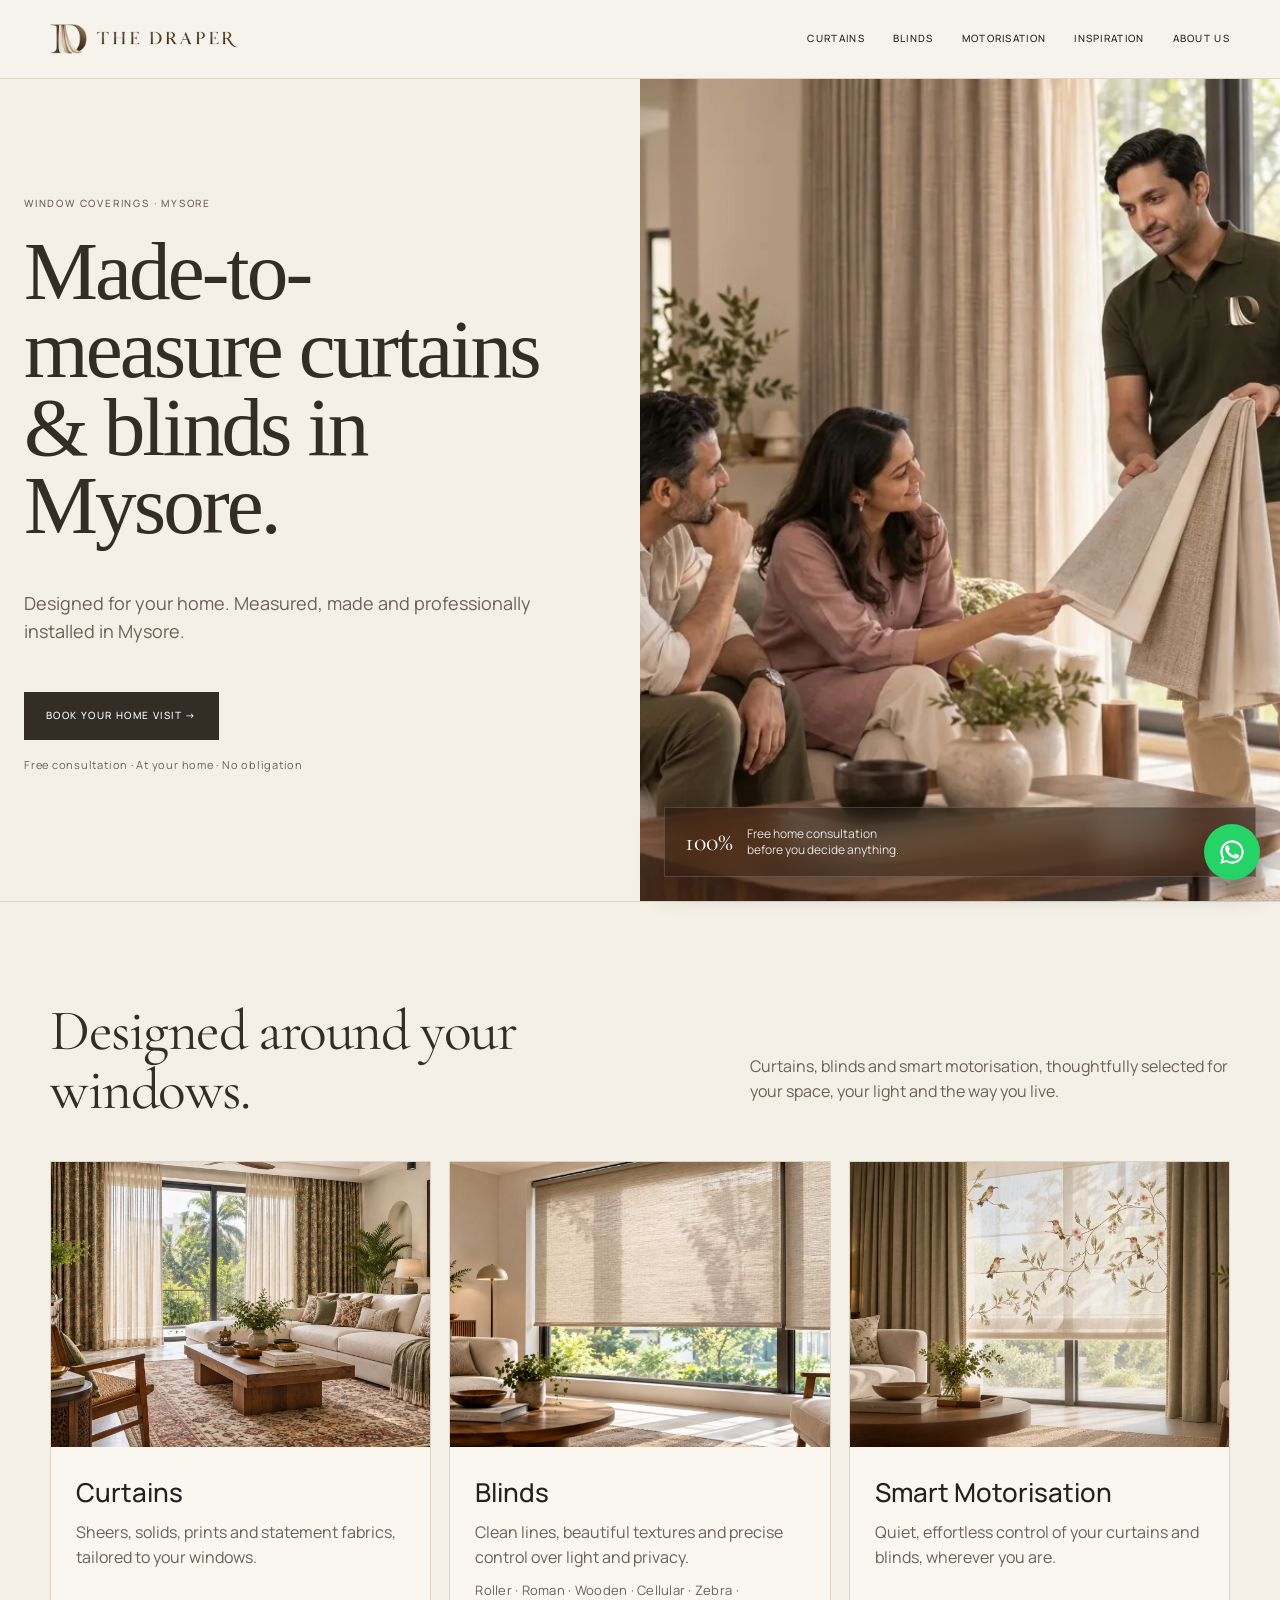
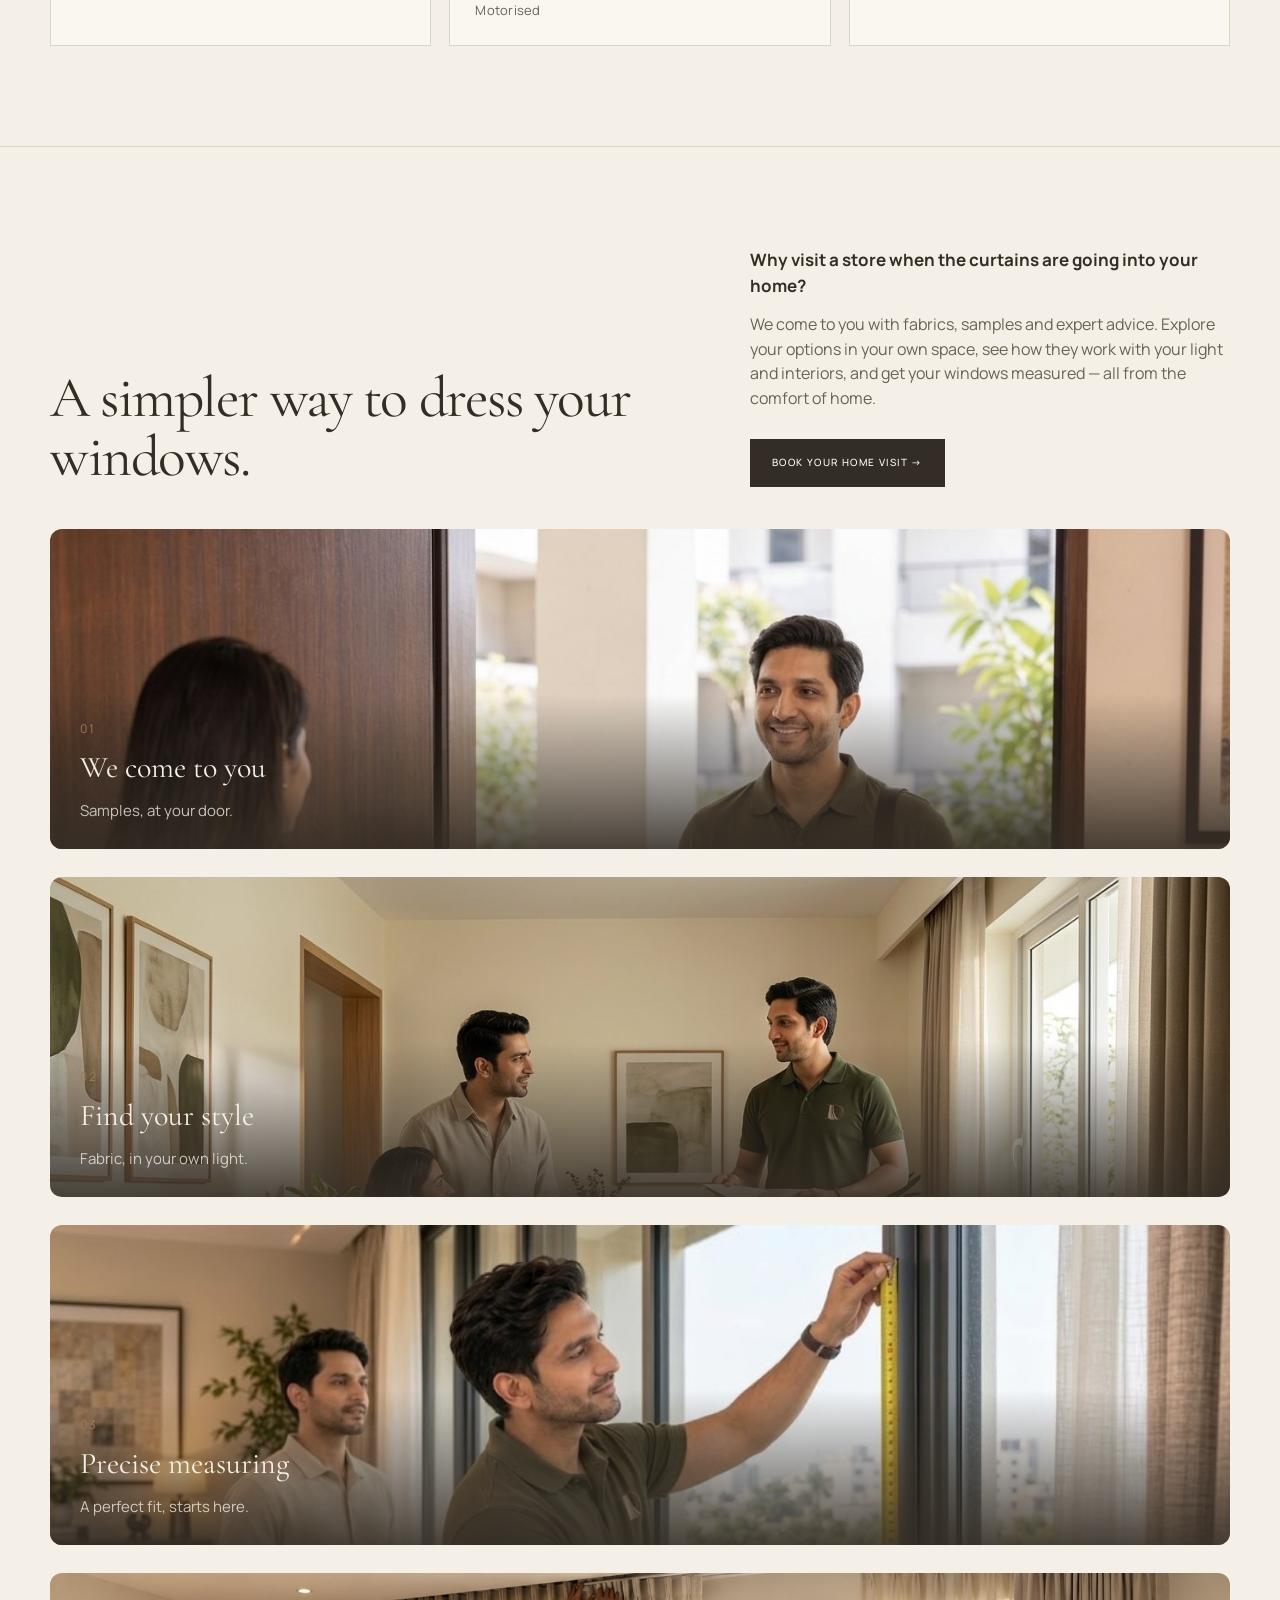
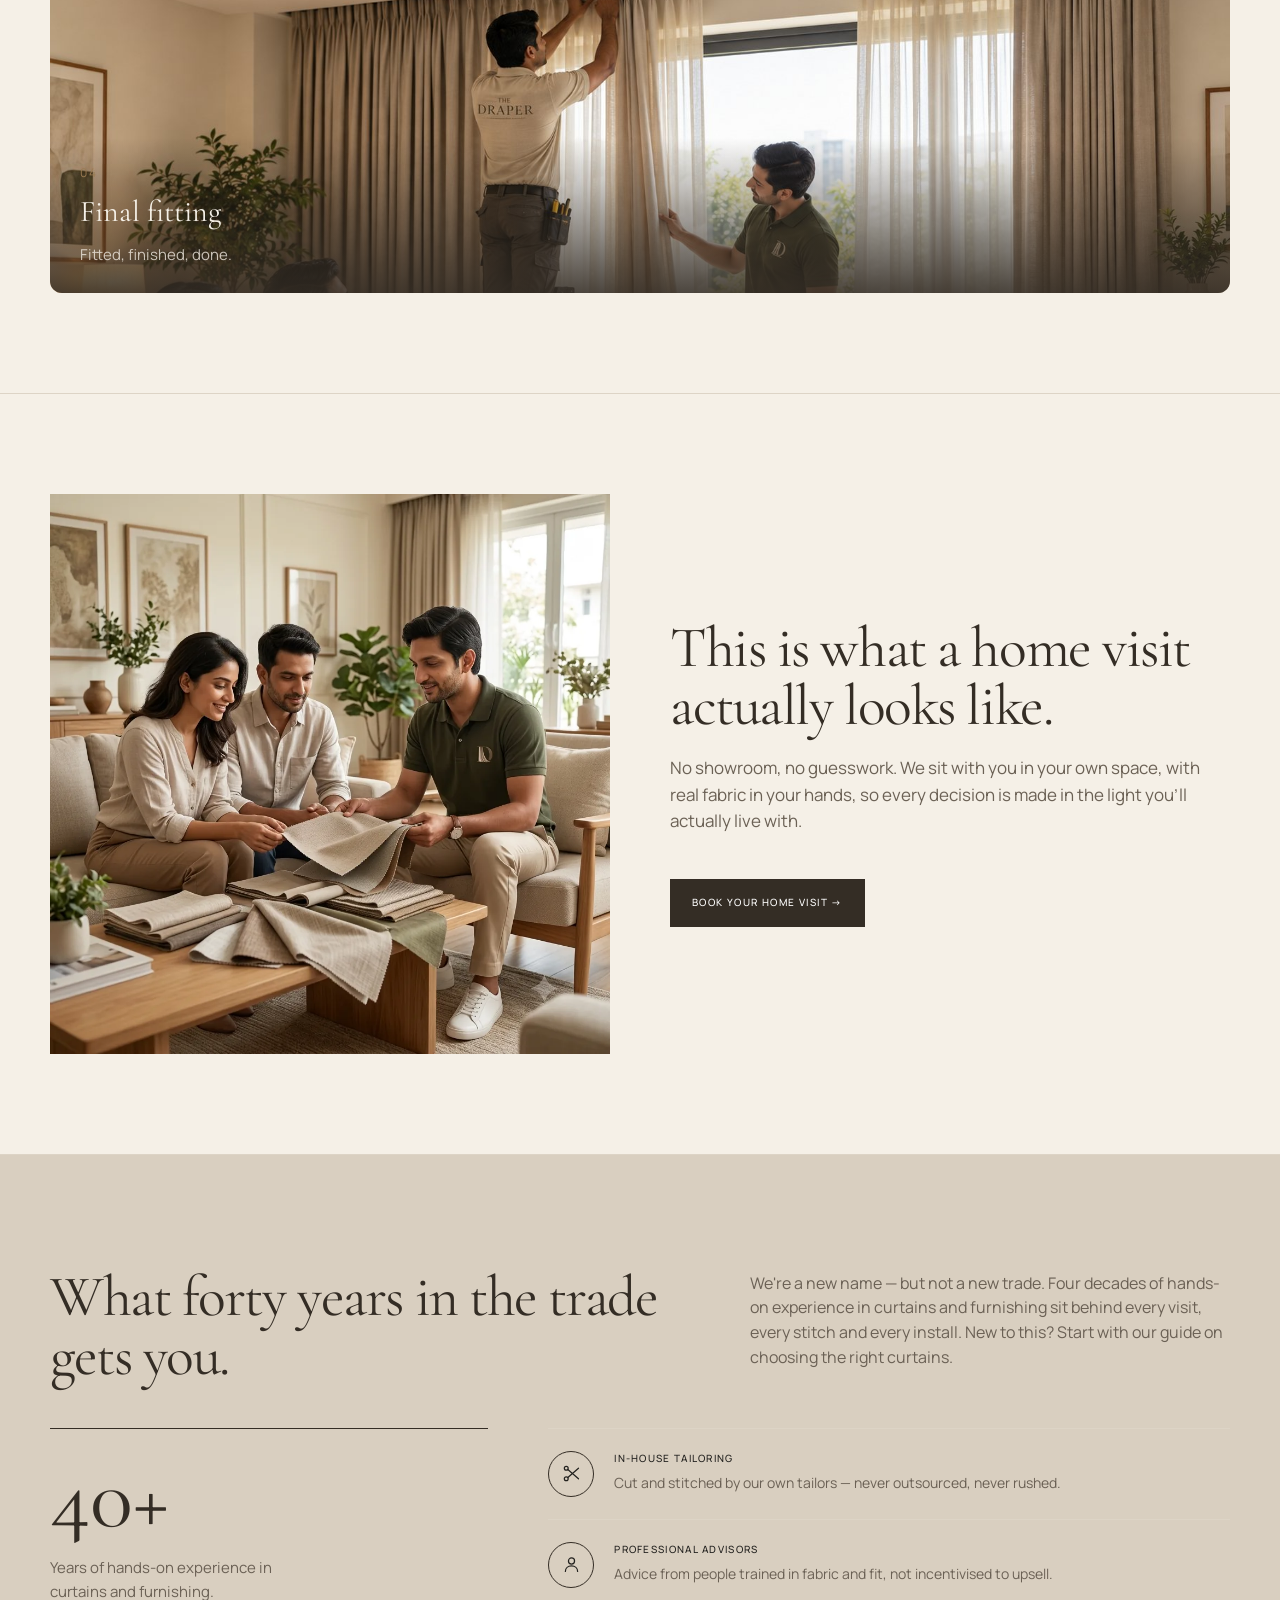
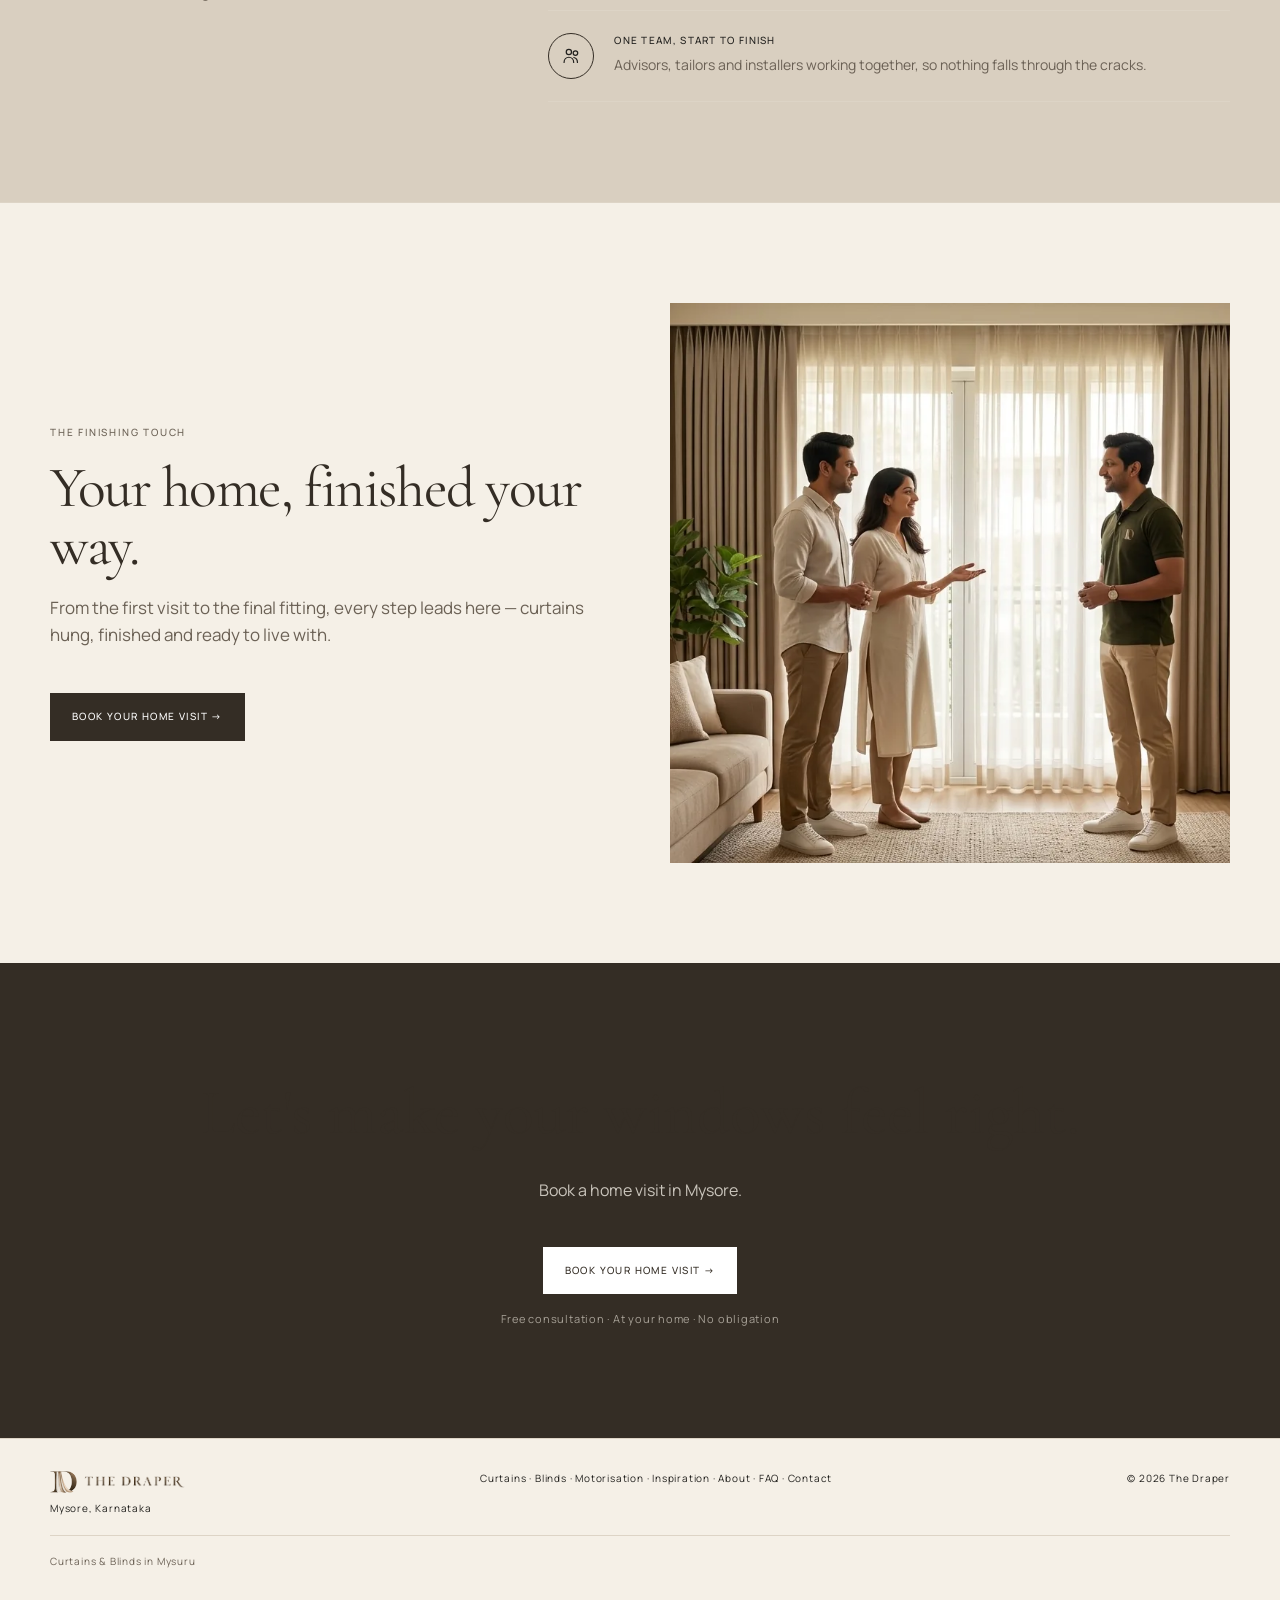
<file: index.html>
<!doctype html><html lang="en"><head><meta charset="utf-8"><meta name="viewport" content="width=device-width,initial-scale=1"><link rel="icon" type="image/png" href="images/favicon.png"><title>Made-to-measure curtains & blinds in Mysore | The Draper</title><meta name="description" content="Made-to-measure curtains, blinds and motorised window coverings for Mysore homes. Free home consultation, expert measuring and professional installation."><link rel="canonical" href="https://www.thedraper.in/"><meta property="og:type" content="website"><meta property="og:title" content="Made-to-measure curtains &amp; blinds in Mysore | The Draper"><meta property="og:description" content="Made-to-measure curtains, blinds and motorised window coverings for Mysore homes. Free home consultation, expert measuring and professional installation."><meta property="og:url" content="https://www.thedraper.in/"><meta property="og:image" content="https://www.thedraper.in/images/the-draper-homepage-hero.jpg"><meta name="twitter:card" content="summary_large_image"><meta name="twitter:title" content="Made-to-measure curtains &amp; blinds in Mysore | The Draper"><meta name="twitter:description" content="Made-to-measure curtains, blinds and motorised window coverings for Mysore homes. Free home consultation, expert measuring and professional installation."><meta name="twitter:image" content="https://www.thedraper.in/images/the-draper-homepage-hero.jpg"><link rel="preconnect" href="https://fonts.googleapis.com"><link rel="preconnect" href="https://fonts.gstatic.com" crossorigin><link href="https://fonts.googleapis.com/css2?family=Cormorant+Garamond:wght@400;500;600&family=Manrope:wght@300;400;500;600&display=swap" rel="stylesheet"><link rel="stylesheet" href="style.css"><script type="application/ld+json">{"@context":"https://schema.org","@type":"HomeAndConstructionBusiness","name":"The Draper","description":"Made-to-measure curtains, blinds and motorised window coverings for homes in Mysuru.","telephone":"+919886224170","address":{"@type":"PostalAddress","addressLocality":"Mysuru","addressRegion":"Karnataka","addressCountry":"IN"},"priceRange":"₹₹","areaServed":{"@type":"City","name":"Mysuru","containedInPlace":{"@type":"AdministrativeArea","name":"Karnataka"}},"url":"https://www.thedraper.in/","serviceType":["Curtains","Blinds","Motorisation"]}</script></head><body><header><div class="container nav"><a class="logo" href="index.html"><img class="logo-mark" src="images/logo-icon.png" alt="" width="37" height="30"><img class="logo-word" src="images/logo-wordmark.png" alt="The Draper" width="143" height="17"></a><nav class="navlinks"><a href="curtains.html">CURTAINS</a><a href="blinds.html">BLINDS</a><a href="motorisation.html">MOTORISATION</a><a href="inspiration.html">INSPIRATION</a><a href="about.html">ABOUT US</a></nav><button class="menu" aria-label="Open menu" aria-expanded="false">☰</button></div><nav class="mobile-nav" aria-label="Mobile navigation"><a href="index.html">HOME</a><a href="curtains.html">CURTAINS</a><a href="blinds.html">BLINDS</a><a href="motorisation.html">MOTORISATION</a><a href="inspiration.html">INSPIRATION</a><a href="about.html">ABOUT US</a><a href="contact.html">CONTACT</a></nav></header><main><section class="hero"><div class="container hero-copy"><div class="eyebrow">Window coverings · Mysore</div><h1>Made-to-measure curtains & blinds in Mysore.</h1><p class="lead">Designed for your home. Measured, made and professionally installed in Mysore.</p><a class="btn" href="contact.html">BOOK YOUR HOME VISIT →</a><p class="btn-note">Free consultation · At your home · No obligation</p></div><div class="hero-img"><picture><source srcset="images/the-draper-homepage-hero.webp" type="image/webp"><img src="images/the-draper-homepage-hero.jpg" width="1365" height="768" alt="The Draper advisor showing curtain fabric samples to a couple at home" fetchpriority="high"></picture><div class="hero-badge"><div class="hero-badge-num">100%</div><div class="hero-badge-text">Free home consultation<br>before you decide anything.</div></div></div></section>
<section class="section"><div class="container"><div class="section-head"><h2>Designed around your windows.</h2><p class="section-intro">Curtains, blinds and smart motorisation, thoughtfully selected for your space, your light and the way you live.</p></div><div class="cards"><a class="card" href="curtains.html"><img src="images/curtains-living-room.jpg" width="1536" height="1024" loading="lazy" alt="Curtains in a living room"><div class="card-body"><h3>Curtains</h3><p>Sheers, solids, prints and statement fabrics, tailored to your windows.</p></div></a><a class="card" href="blinds.html"><img src="images/blinds-roller-shade.jpg" width="1600" height="900" loading="lazy" alt="Window blinds"><div class="card-body"><h3>Blinds</h3><p>Clean lines, beautiful textures and precise control over light and privacy.</p><p>Roller · Roman · Wooden · Cellular · Zebra · Motorised</p></div></a><a class="card" href="motorisation.html"><img src="images/bedroom-window-treatment.jpg" width="1600" height="900" loading="lazy" alt="Bedroom interior"><div class="card-body"><h3>Smart Motorisation</h3><p>Quiet, effortless control of your curtains and blinds, wherever you are.</p></div></a></div></div></section>
<section class="section"><div class="container"><div class="section-head"><h2>A simpler way to dress your windows.</h2><div class="section-intro"><p class="lede">Why visit a store when the curtains are going into your home?</p><p>We come to you with fabrics, samples and expert advice. Explore your options in your own space, see how they work with your light and interiors, and get your windows measured — all from the comfort of home.</p><a class="btn" href="contact.html">BOOK YOUR HOME VISIT →</a></div></div><div class="process-list"><div class="process-item"><div class="process-photo"><img src="images/process-visit.jpg" width="1211" height="880" loading="lazy" alt="The Draper advisor arriving at a customer's home for a visit"><div class="process-overlay"><span class="process-num">01</span><h3 class="process-title">We come to you</h3><p class="process-sub">Samples, at your door.</p></div></div></div><div class="process-item"><div class="process-photo"><img src="images/process-design.jpg" width="1376" height="768" loading="lazy" alt="The Draper advisor showing fabric swatches to a couple at home"><div class="process-overlay"><span class="process-num">02</span><h3 class="process-title">Find your style</h3><p class="process-sub">Fabric, in your own light.</p></div></div></div><div class="process-item"><div class="process-photo"><img src="images/process-measure.jpg" width="1280" height="715" loading="lazy" alt="The Draper advisor precisely measuring a window for made-to-measure curtains in a Mysore home"><div class="process-overlay"><span class="process-num">03</span><h3 class="process-title">Precise measuring</h3><p class="process-sub">A perfect fit, starts here.</p></div></div></div><div class="process-item"><div class="process-photo"><img src="images/process-install.jpg" width="1678" height="937" loading="lazy" alt="The Draper installer fitting curtains in a customer's home"><div class="process-overlay"><span class="process-num">04</span><h3 class="process-title">Final fitting</h3><p class="process-sub">Fitted, finished, done.</p></div></div></div></div></div></section>
<section class="section"><div class="container feature"><picture><source srcset="images/the-draper-consultation.webp" type="image/webp"><img src="images/the-draper-consultation.jpg" width="1024" height="1024" loading="lazy" alt="The Draper advisor showing fabric samples to a couple in their living room"></picture><div class="feature-copy"><h2>This is what a home visit actually looks like.</h2><p>No showroom, no guesswork. We sit with you in your own space, with real fabric in your hands, so every decision is made in the light you'll actually live with.</p><a class="btn" href="contact.html">BOOK YOUR HOME VISIT →</a></div></div></section><section class="section trust"><div class="container"><div class="section-head"><h2>What forty years in the trade gets you.</h2><p class="section-intro">We're a new name — but not a new trade. Four decades of hands-on experience in curtains and furnishing sit behind every visit, every stitch and every install. New to this? Start with our guide on <a href="choosing-the-right-curtains.html">choosing the right curtains</a>.</p></div><div class="trust-layout"><div class="trust-stat"><div class="trust-stat-num">40+</div><div class="trust-stat-label">Years of hands-on experience in curtains and furnishing.</div></div><div class="trust-list"><div class="trust-row"><div class="trust-icon"><svg viewBox="0 0 24 24" fill="none" stroke="currentColor" stroke-width="1.4" stroke-linecap="round" stroke-linejoin="round"><circle cx="6" cy="6" r="2.2"/><circle cx="6" cy="18" r="2.2"/><line x1="7.8" y1="7.4" x2="20" y2="18"/><line x1="7.8" y1="16.6" x2="20" y2="6"/></svg></div><div><b>IN-HOUSE TAILORING</b><span>Cut and stitched by our own tailors — never outsourced, never rushed.</span></div></div><div class="trust-row"><div class="trust-icon"><svg viewBox="0 0 24 24" fill="none" stroke="currentColor" stroke-width="1.4" stroke-linecap="round" stroke-linejoin="round"><circle cx="12" cy="8" r="3.5"/><path d="M5 20c0-4 3-6.5 7-6.5s7 2.5 7 6.5"/></svg></div><div><b>PROFESSIONAL ADVISORS</b><span>Advice from people trained in fabric and fit, not incentivised to upsell.</span></div></div><div class="trust-row"><div class="trust-icon"><svg viewBox="0 0 24 24" fill="none" stroke="currentColor" stroke-width="1.4" stroke-linecap="round" stroke-linejoin="round"><circle cx="9" cy="8" r="3"/><circle cx="16.5" cy="9.2" r="2.6"/><path d="M3.5 20c0-3.5 2.5-6 5.5-6s5.5 2.5 5.5 6"/><path d="M14.7 14.3c2.4.5 4.1 2.5 4.1 5.7"/></svg></div><div><b>ONE TEAM, START TO FINISH</b><span>Advisors, tailors and installers working together, so nothing falls through the cracks.</span></div></div></div></div></div></section>
<section class="section"><div class="container feature"><div class="feature-copy"><div class="eyebrow">The finishing touch</div><h2>Your home, finished your way.</h2><p>From the first visit to the final fitting, every step leads here — curtains hung, finished and ready to live with.</p><a class="btn" href="contact.html">BOOK YOUR HOME VISIT →</a></div><picture><source srcset="images/the-draper-handover.webp" type="image/webp"><img src="images/the-draper-handover.jpg" width="1376" height="768" loading="lazy" alt="A family and their Draper advisor talking beside newly hung curtains in their finished living room"></picture></div></section>
<section class="cta"><h2>Let's make your windows feel right.</h2><p>Book a home visit in Mysore.</p><a class="btn" href="contact.html">BOOK YOUR HOME VISIT →</a><p class="btn-note">Free consultation · At your home · No obligation</p></section></main><footer><div class="container footerrow"><div><div class="footer-brand"><img class="logo-mark" src="images/logo-icon.png" alt="" width="27" height="22"><img class="logo-word" src="images/logo-wordmark.png" alt="The Draper" width="101" height="12"></div>Mysore, Karnataka</div><div><a href="curtains.html">Curtains</a> · <a href="blinds.html">Blinds</a> · <a href="motorisation.html">Motorisation</a> · <a href="inspiration.html">Inspiration</a> · <a href="about.html">About</a> · <a href="faq.html">FAQ</a> · <a href="contact.html">Contact</a></div><div>© 2026 The Draper</div></div><div class="container footer-local"><a href="curtain-blinds-mysore.html">Curtains &amp; Blinds in Mysuru</a></div></footer><a class="whatsapp" href="https://wa.me/919886224170?text=Hi%20The%20Draper%2C%20I%27d%20like%20to%20book%20a%20home%20visit." target="_blank" rel="noopener" aria-label="Chat with The Draper on WhatsApp"><svg viewBox="0 0 24 24" fill="#fff" aria-hidden="true"><path d="M17.472 14.382c-.297-.149-1.758-.867-2.03-.967-.273-.099-.471-.148-.67.15-.197.297-.767.966-.94 1.164-.173.199-.347.223-.644.075-.297-.15-1.255-.463-2.39-1.475-.883-.788-1.48-1.761-1.653-2.059-.173-.297-.018-.458.13-.606.134-.133.298-.347.446-.52.149-.174.198-.298.298-.497.099-.198.05-.371-.025-.52-.075-.149-.669-1.612-.916-2.207-.242-.579-.487-.5-.669-.51-.173-.008-.371-.01-.57-.01-.198 0-.52.074-.792.372-.272.297-1.04 1.016-1.04 2.479 0 1.462 1.065 2.875 1.213 3.074.149.198 2.096 3.2 5.077 4.487.709.306 1.262.489 1.694.625.712.227 1.36.195 1.871.118.571-.085 1.758-.719 2.006-1.413.248-.694.248-1.289.173-1.413-.074-.124-.272-.198-.57-.347z"/><path d="M12.001 2c-5.514 0-10 4.486-10 10 0 1.764.464 3.49 1.345 5.007L2 22l5.117-1.334A9.953 9.953 0 0012 22c5.514 0 10-4.486 10-10S17.515 2 12.001 2zm0 18.15a8.13 8.13 0 01-4.144-1.14l-.297-.176-3.037.792.812-2.958-.192-.304a8.14 8.14 0 01-1.243-4.364c0-4.494 3.656-8.15 8.151-8.15 4.494 0 8.15 3.656 8.15 8.15 0 4.495-3.656 8.15-8.15 8.15z"/></svg></a><script src="script.js"></script></body></html>
</file>
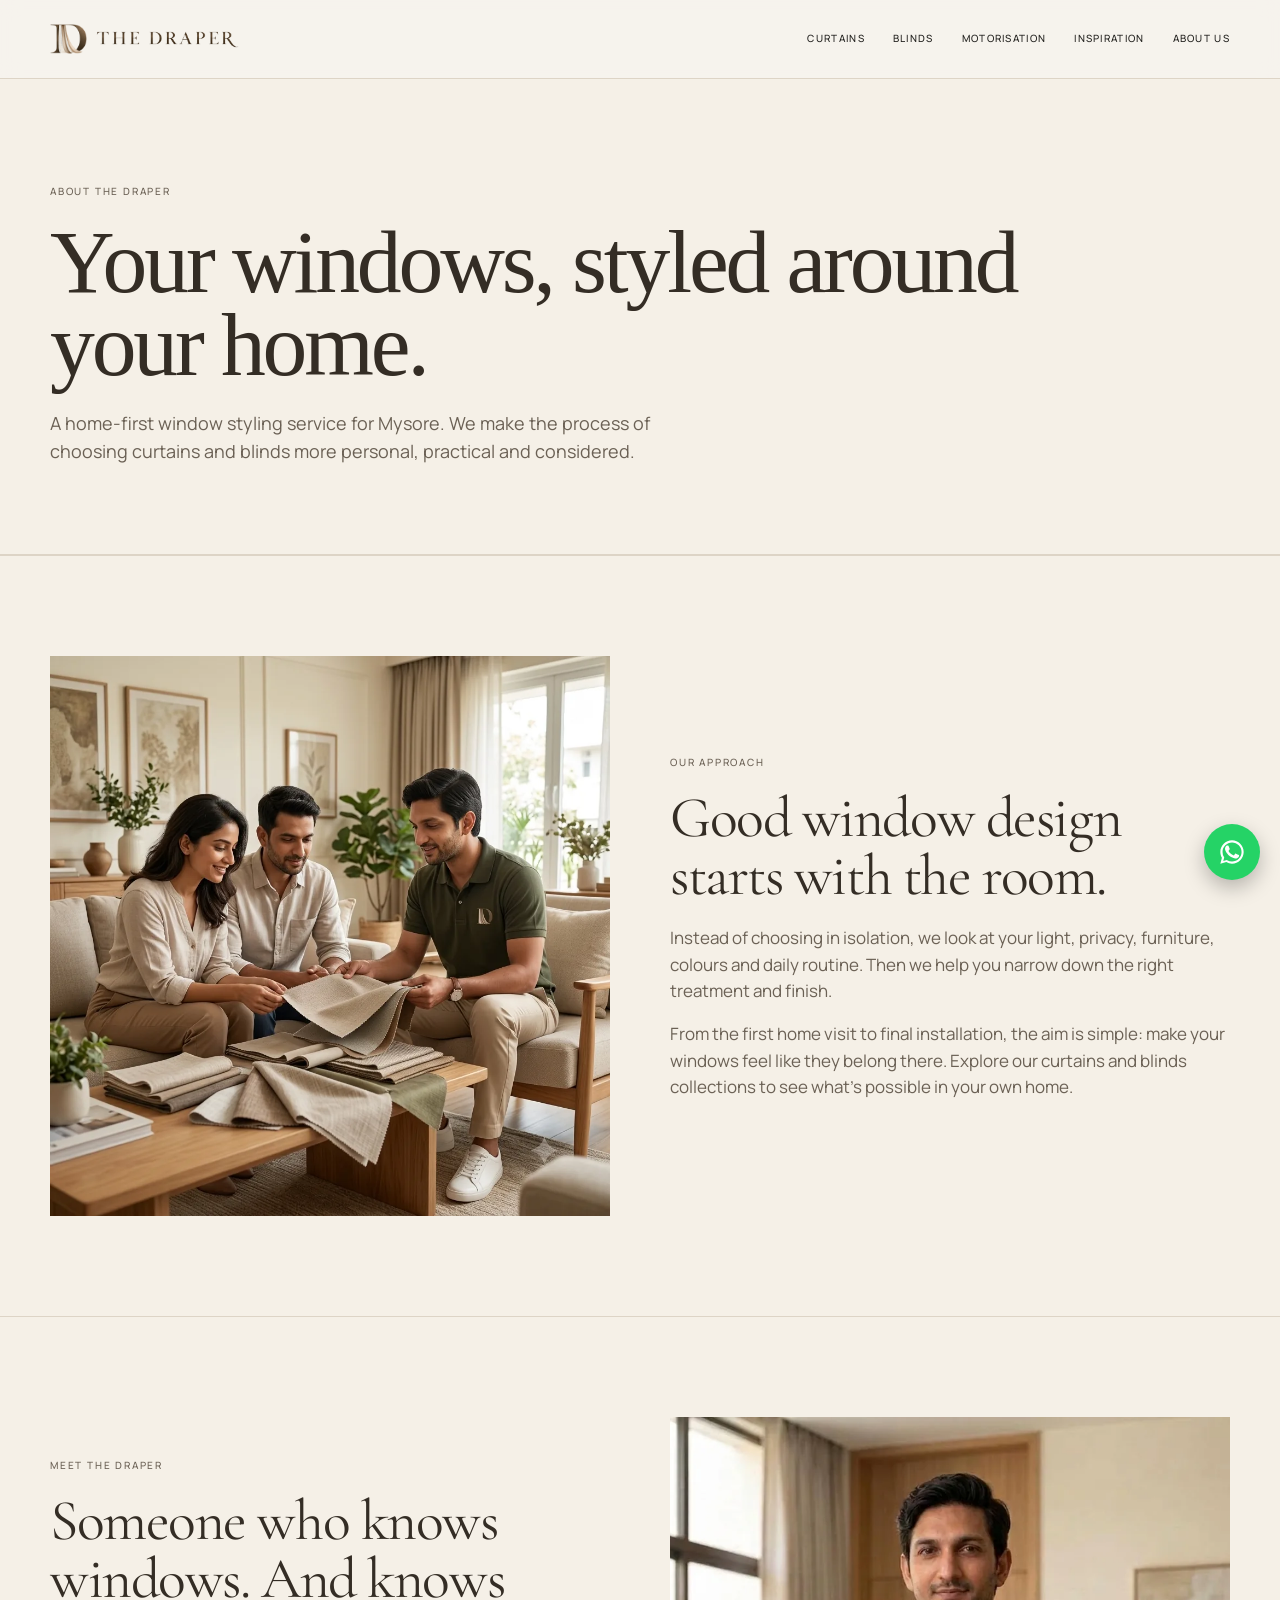
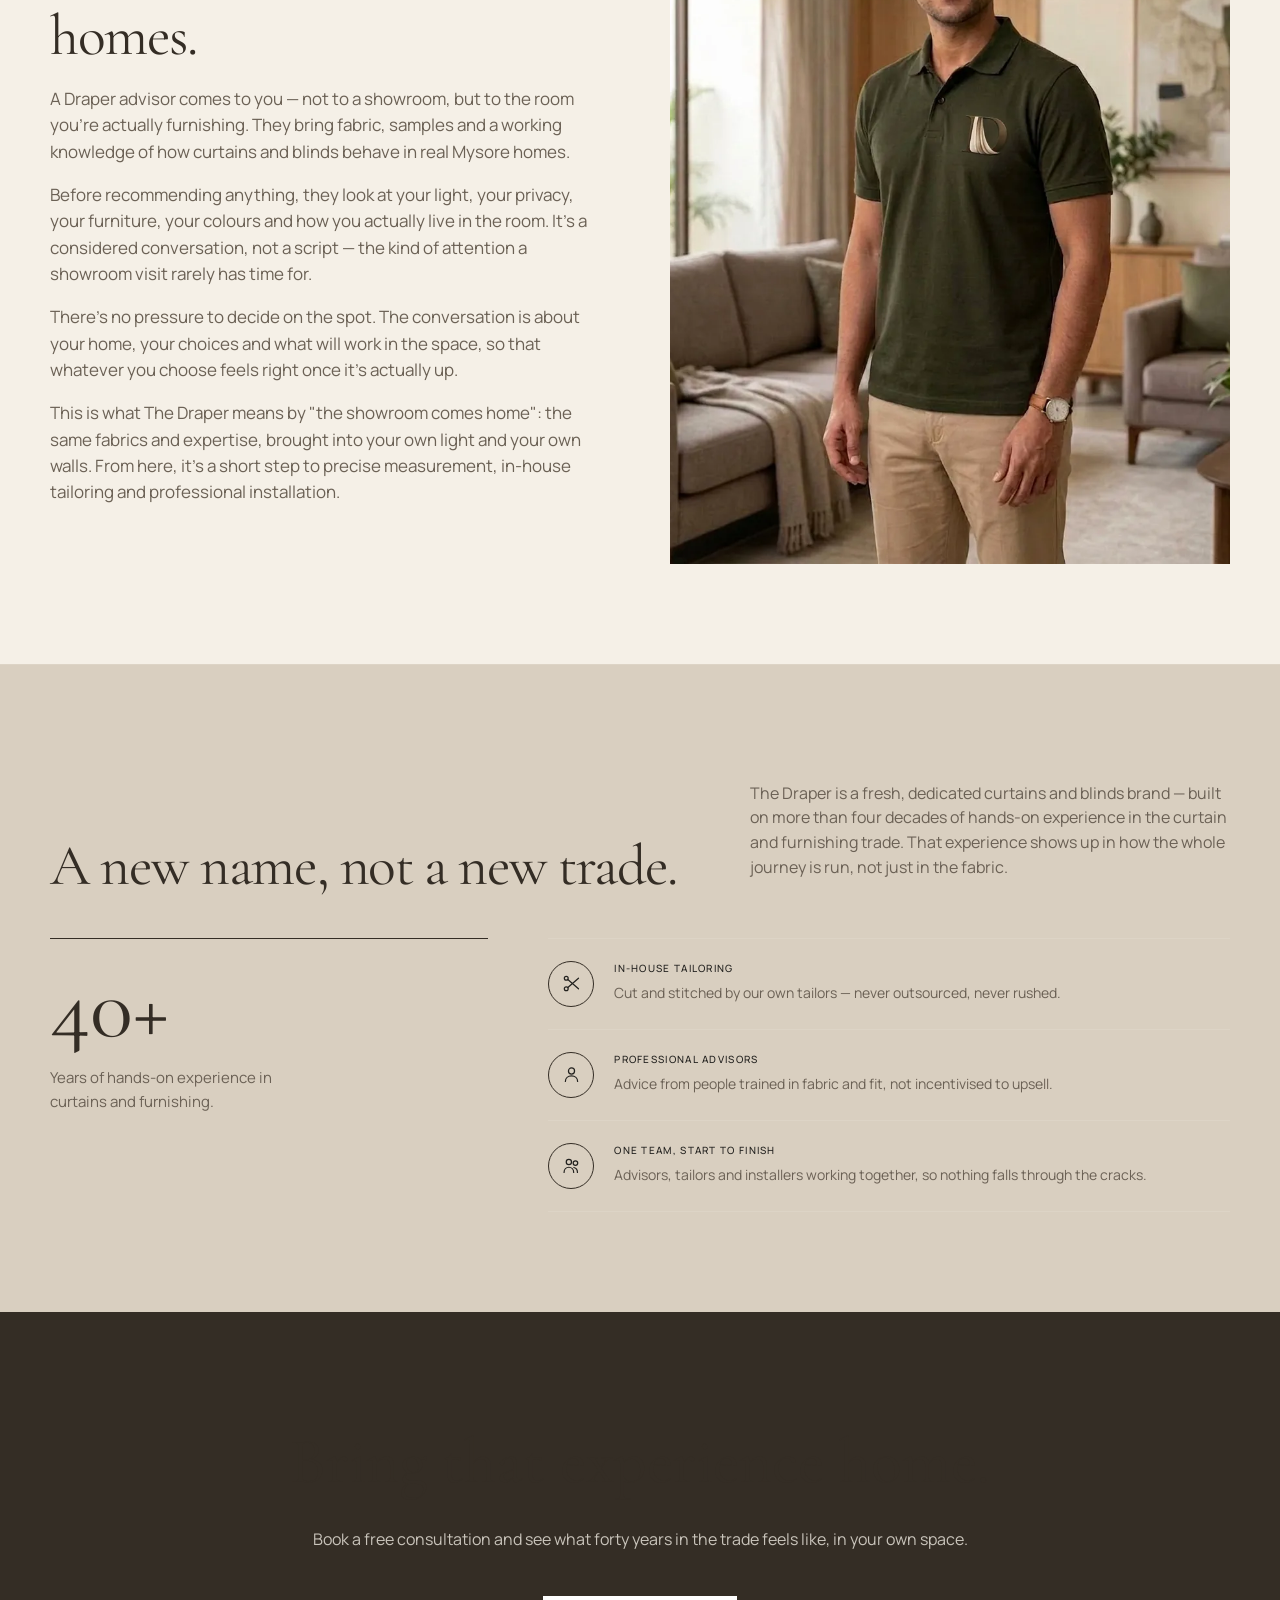
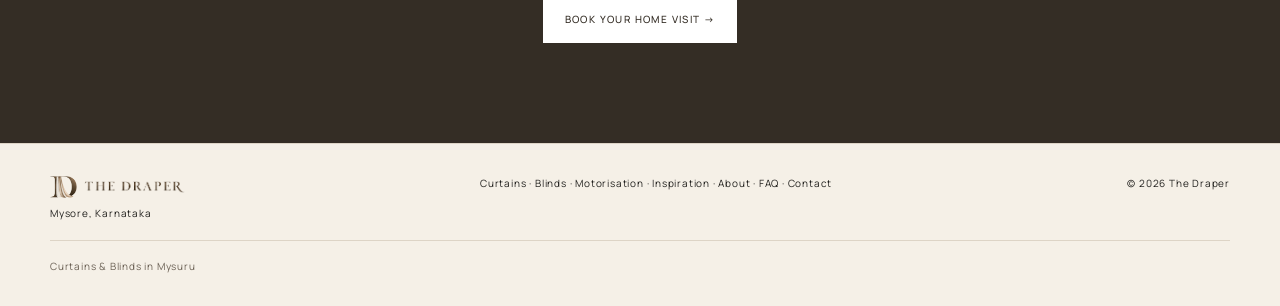
<file: about.html>
<!doctype html><html lang="en"><head><meta charset="utf-8"><meta name="viewport" content="width=device-width,initial-scale=1"><link rel="icon" type="image/png" href="images/favicon.png"><title>About The Draper — Mysore's Made-to-Measure Curtains & Blinds Specialist</title><meta name="description" content="Meet The Draper, Mysore's made-to-measure curtains and blinds specialist: home consultation, measuring and professional installation."><link rel="canonical" href="https://www.thedraper.in/about"><meta property="og:type" content="website"><meta property="og:title" content="About The Draper — Mysore's Made-to-Measure Curtains & Blinds Specialist"><meta property="og:description" content="Meet The Draper, Mysore's made-to-measure curtains and blinds specialist: home consultation, measuring and professional installation."><meta property="og:url" content="https://www.thedraper.in/about"><meta property="og:image" content="https://www.thedraper.in/images/the-draper-consultation.jpg"><meta name="twitter:card" content="summary_large_image"><meta name="twitter:title" content="About The Draper — Mysore's Made-to-Measure Curtains & Blinds Specialist"><meta name="twitter:description" content="Meet The Draper, Mysore's made-to-measure curtains and blinds specialist: home consultation, measuring and professional installation."><meta name="twitter:image" content="https://www.thedraper.in/images/the-draper-consultation.jpg"><link rel="preconnect" href="https://fonts.googleapis.com"><link rel="preconnect" href="https://fonts.gstatic.com" crossorigin><link href="https://fonts.googleapis.com/css2?family=Cormorant+Garamond:wght@400;500;600&family=Manrope:wght@300;400;500;600&display=swap" rel="stylesheet"><link rel="stylesheet" href="style.css"><script type="application/ld+json">{"@context":"https://schema.org","@type":"HomeAndConstructionBusiness","name":"The Draper","description":"Made-to-measure curtains, blinds and window coverings for homes in Mysuru.","telephone":"+919886224170","address":{"@type":"PostalAddress","addressLocality":"Mysuru","addressRegion":"Karnataka","addressCountry":"IN"},"priceRange":"₹₹","areaServed":{"@type":"City","name":"Mysuru","containedInPlace":{"@type":"AdministrativeArea","name":"Karnataka"}},"url":"https://www.thedraper.in/","serviceType":["Curtains","Blinds","Motorisation"]}</script></head><body><header><div class="container nav"><a class="logo" href="index.html"><img class="logo-mark" src="images/logo-icon.png" alt="" width="37" height="30"><img class="logo-word" src="images/logo-wordmark.png" alt="The Draper" width="143" height="17"></a><nav class="navlinks"><a href="curtains.html">CURTAINS</a><a href="blinds.html">BLINDS</a><a href="motorisation.html">MOTORISATION</a><a href="inspiration.html">INSPIRATION</a><a href="about.html">ABOUT US</a></nav><button class="menu" aria-label="Open menu" aria-expanded="false">☰</button></div><nav class="mobile-nav" aria-label="Mobile navigation"><a href="index.html">HOME</a><a href="curtains.html">CURTAINS</a><a href="blinds.html">BLINDS</a><a href="motorisation.html">MOTORISATION</a><a href="inspiration.html">INSPIRATION</a><a href="about.html">ABOUT US</a><a href="contact.html">CONTACT</a></nav></header><main><section class="pagehero"><div class="container"><div class="eyebrow">About The Draper</div><h1>Your windows, styled around your home.</h1><p>A home-first window styling service for Mysore. We make the process of choosing curtains and blinds more personal, practical and considered.</p></div></section><section class="section"><div class="container feature"><picture><source srcset="images/the-draper-consultation.webp" type="image/webp"><img src="images/the-draper-consultation.jpg" width="1024" height="1024" alt="The Draper advisor showing fabric samples to a couple at home"></picture><div class="feature-copy"><div class="eyebrow">Our approach</div><h2>Good window design starts with the room.</h2><p>Instead of choosing in isolation, we look at your light, privacy, furniture, colours and daily routine. Then we help you narrow down the right treatment and finish.</p><p>From the first home visit to final installation, the aim is simple: make your windows feel like they belong there. Explore our <a href="curtains.html">curtains</a> and <a href="blinds.html">blinds</a> collections to see what's possible in your own home.</p></div></div></section><section class="section"><div class="container feature"><div class="feature-copy"><div class="eyebrow">Meet The Draper</div><h2>Someone who knows windows. And knows homes.</h2><p>A Draper advisor comes to you — not to a showroom, but to the room you're actually furnishing. They bring fabric, samples and a working knowledge of how curtains and blinds behave in real Mysore homes.</p><p>Before recommending anything, they look at your light, your privacy, your furniture, your colours and how you actually live in the room. It's a considered conversation, not a script — the kind of attention a showroom visit rarely has time for.</p><p>There's no pressure to decide on the spot. The conversation is about your home, your choices and what will work in the space, so that whatever you choose feels right once it's actually up.</p><p>This is what The Draper means by "the showroom comes home": the same fabrics and expertise, brought into your own light and your own walls. From here, it's a short step to precise measurement, in-house tailoring and professional installation.</p></div><picture><source srcset="images/the-draper-advisor.webp" type="image/webp"><img class="advisor-photo" src="images/the-draper-advisor.jpg" width="928" height="1152" loading="lazy" alt="A Draper advisor, in the brand's signature olive polo, standing in a client's living room"></picture></div></section><section class="section trust"><div class="container"><div class="section-head"><h2>A new name, not a new trade.</h2><p class="section-intro">The Draper is a fresh, dedicated curtains and blinds brand — built on more than four decades of hands-on experience in the curtain and furnishing trade. That experience shows up in how the whole journey is run, not just in the fabric.</p></div><div class="trust-layout"><div class="trust-stat"><div class="trust-stat-num">40+</div><div class="trust-stat-label">Years of hands-on experience in curtains and furnishing.</div></div><div class="trust-list"><div class="trust-row"><div class="trust-icon"><svg viewBox="0 0 24 24" fill="none" stroke="currentColor" stroke-width="1.4" stroke-linecap="round" stroke-linejoin="round"><circle cx="6" cy="6" r="2.2"/><circle cx="6" cy="18" r="2.2"/><line x1="7.8" y1="7.4" x2="20" y2="18"/><line x1="7.8" y1="16.6" x2="20" y2="6"/></svg></div><div><b>IN-HOUSE TAILORING</b><span>Cut and stitched by our own tailors — never outsourced, never rushed.</span></div></div><div class="trust-row"><div class="trust-icon"><svg viewBox="0 0 24 24" fill="none" stroke="currentColor" stroke-width="1.4" stroke-linecap="round" stroke-linejoin="round"><circle cx="12" cy="8" r="3.5"/><path d="M5 20c0-4 3-6.5 7-6.5s7 2.5 7 6.5"/></svg></div><div><b>PROFESSIONAL ADVISORS</b><span>Advice from people trained in fabric and fit, not incentivised to upsell.</span></div></div><div class="trust-row"><div class="trust-icon"><svg viewBox="0 0 24 24" fill="none" stroke="currentColor" stroke-width="1.4" stroke-linecap="round" stroke-linejoin="round"><circle cx="9" cy="8" r="3"/><circle cx="16.5" cy="9.2" r="2.6"/><path d="M3.5 20c0-3.5 2.5-6 5.5-6s5.5 2.5 5.5 6"/><path d="M14.7 14.3c2.4.5 4.1 2.5 4.1 5.7"/></svg></div><div><b>ONE TEAM, START TO FINISH</b><span>Advisors, tailors and installers working together, so nothing falls through the cracks.</span></div></div></div></div></div></section><section class="cta"><h2>Bring that experience home.</h2><p>Book a free consultation and see what forty years in the trade feels like, in your own space.</p><a class="btn" href="contact.html">BOOK YOUR HOME VISIT →</a></section></main><footer><div class="container footerrow"><div><div class="footer-brand"><img class="logo-mark" src="images/logo-icon.png" alt="" width="27" height="22"><img class="logo-word" src="images/logo-wordmark.png" alt="The Draper" width="101" height="12"></div>Mysore, Karnataka</div><div><a href="curtains.html">Curtains</a> · <a href="blinds.html">Blinds</a> · <a href="motorisation.html">Motorisation</a> · <a href="inspiration.html">Inspiration</a> · <a href="about.html">About</a> · <a href="faq.html">FAQ</a> · <a href="contact.html">Contact</a></div><div>© 2026 The Draper</div></div><div class="container footer-local"><a href="curtain-blinds-mysore.html">Curtains &amp; Blinds in Mysuru</a></div></footer><a class="whatsapp" href="https://wa.me/919886224170?text=Hi%20The%20Draper%2C%20I%27d%20like%20to%20book%20a%20home%20visit." target="_blank" rel="noopener" aria-label="Chat with The Draper on WhatsApp"><svg viewBox="0 0 24 24" fill="#fff" aria-hidden="true"><path d="M17.472 14.382c-.297-.149-1.758-.867-2.03-.967-.273-.099-.471-.148-.67.15-.197.297-.767.966-.94 1.164-.173.199-.347.223-.644.075-.297-.15-1.255-.463-2.39-1.475-.883-.788-1.48-1.761-1.653-2.059-.173-.297-.018-.458.13-.606.134-.133.298-.347.446-.52.149-.174.198-.298.298-.497.099-.198.05-.371-.025-.52-.075-.149-.669-1.612-.916-2.207-.242-.579-.487-.5-.669-.51-.173-.008-.371-.01-.57-.01-.198 0-.52.074-.792.372-.272.297-1.04 1.016-1.04 2.479 0 1.462 1.065 2.875 1.213 3.074.149.198 2.096 3.2 5.077 4.487.709.306 1.262.489 1.694.625.712.227 1.36.195 1.871.118.571-.085 1.758-.719 2.006-1.413.248-.694.248-1.289.173-1.413-.074-.124-.272-.198-.57-.347z"/><path d="M12.001 2c-5.514 0-10 4.486-10 10 0 1.764.464 3.49 1.345 5.007L2 22l5.117-1.334A9.953 9.953 0 0012 22c5.514 0 10-4.486 10-10S17.515 2 12.001 2zm0 18.15a8.13 8.13 0 01-4.144-1.14l-.297-.176-3.037.792.812-2.958-.192-.304a8.14 8.14 0 01-1.243-4.364c0-4.494 3.656-8.15 8.151-8.15 4.494 0 8.15 3.656 8.15 8.15 0 4.495-3.656 8.15-8.15 8.15z"/></svg></a><script src="script.js"></script></body></html>
</file>
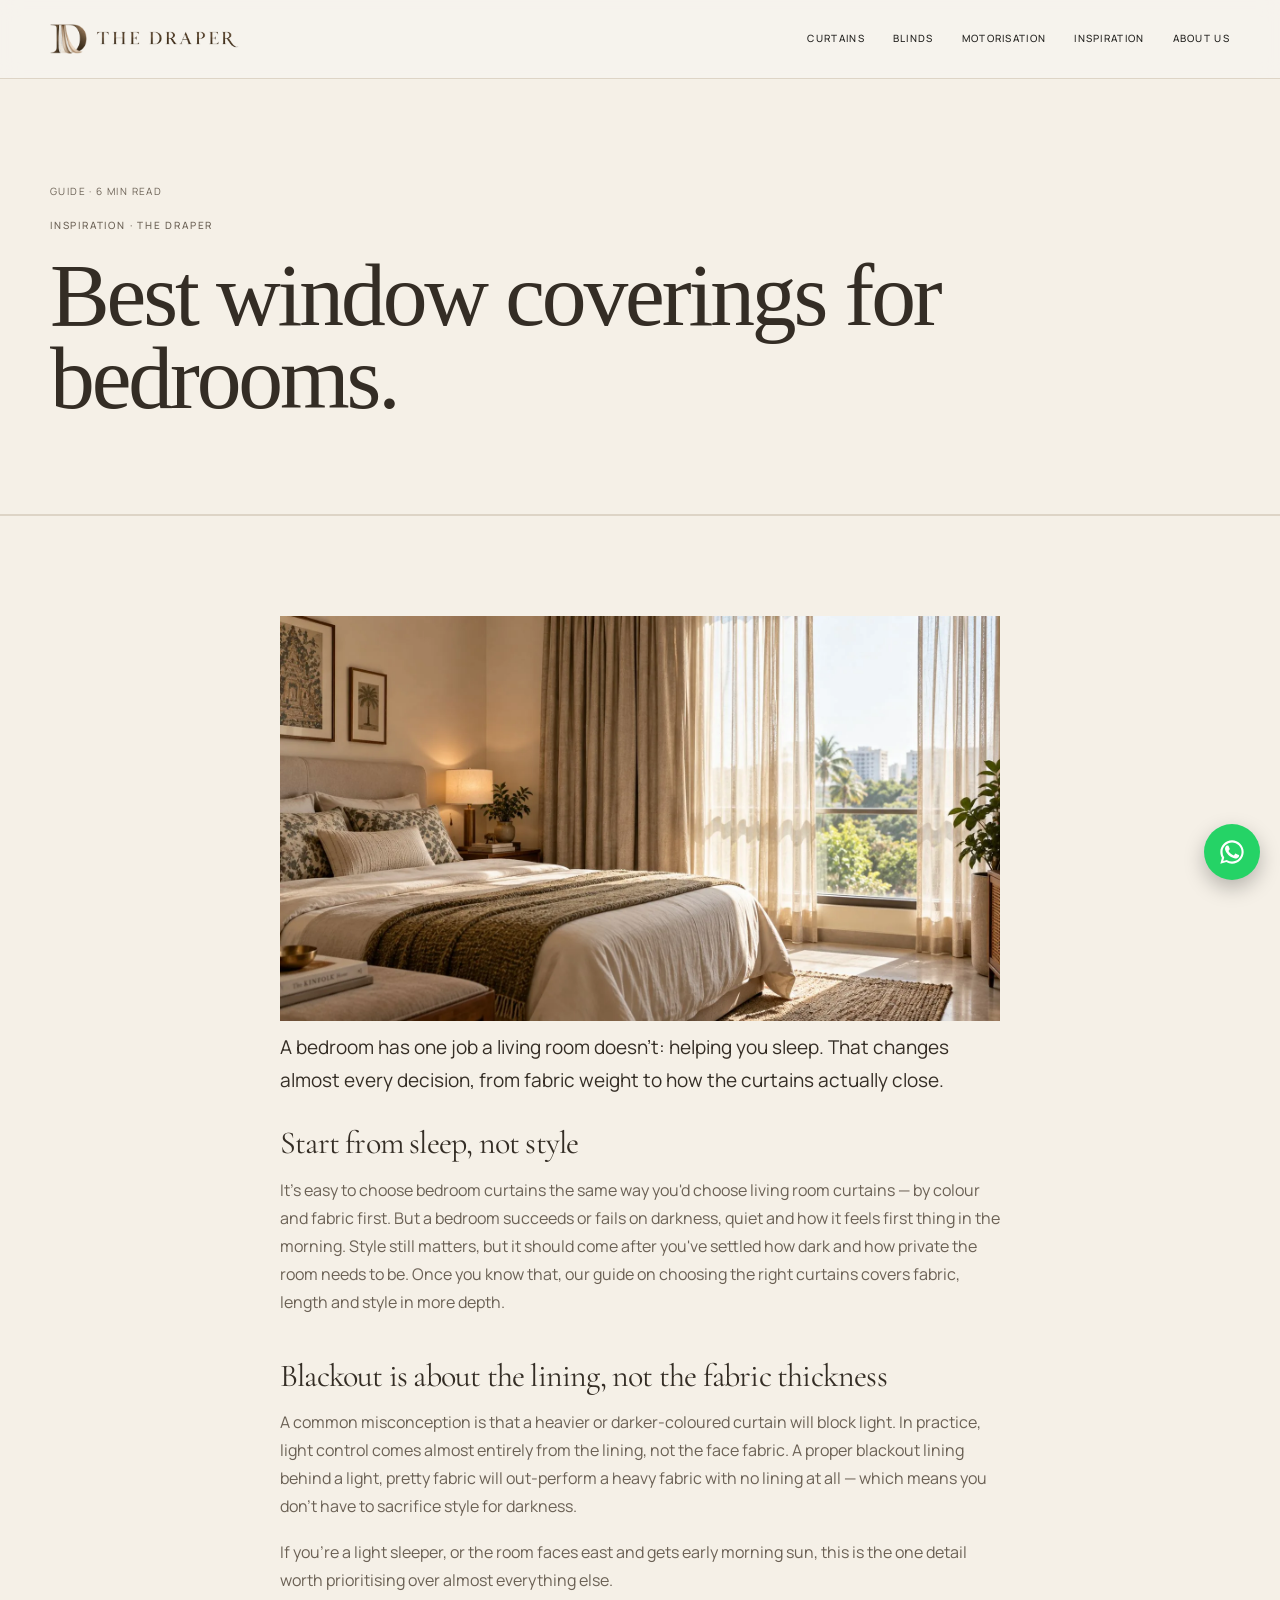
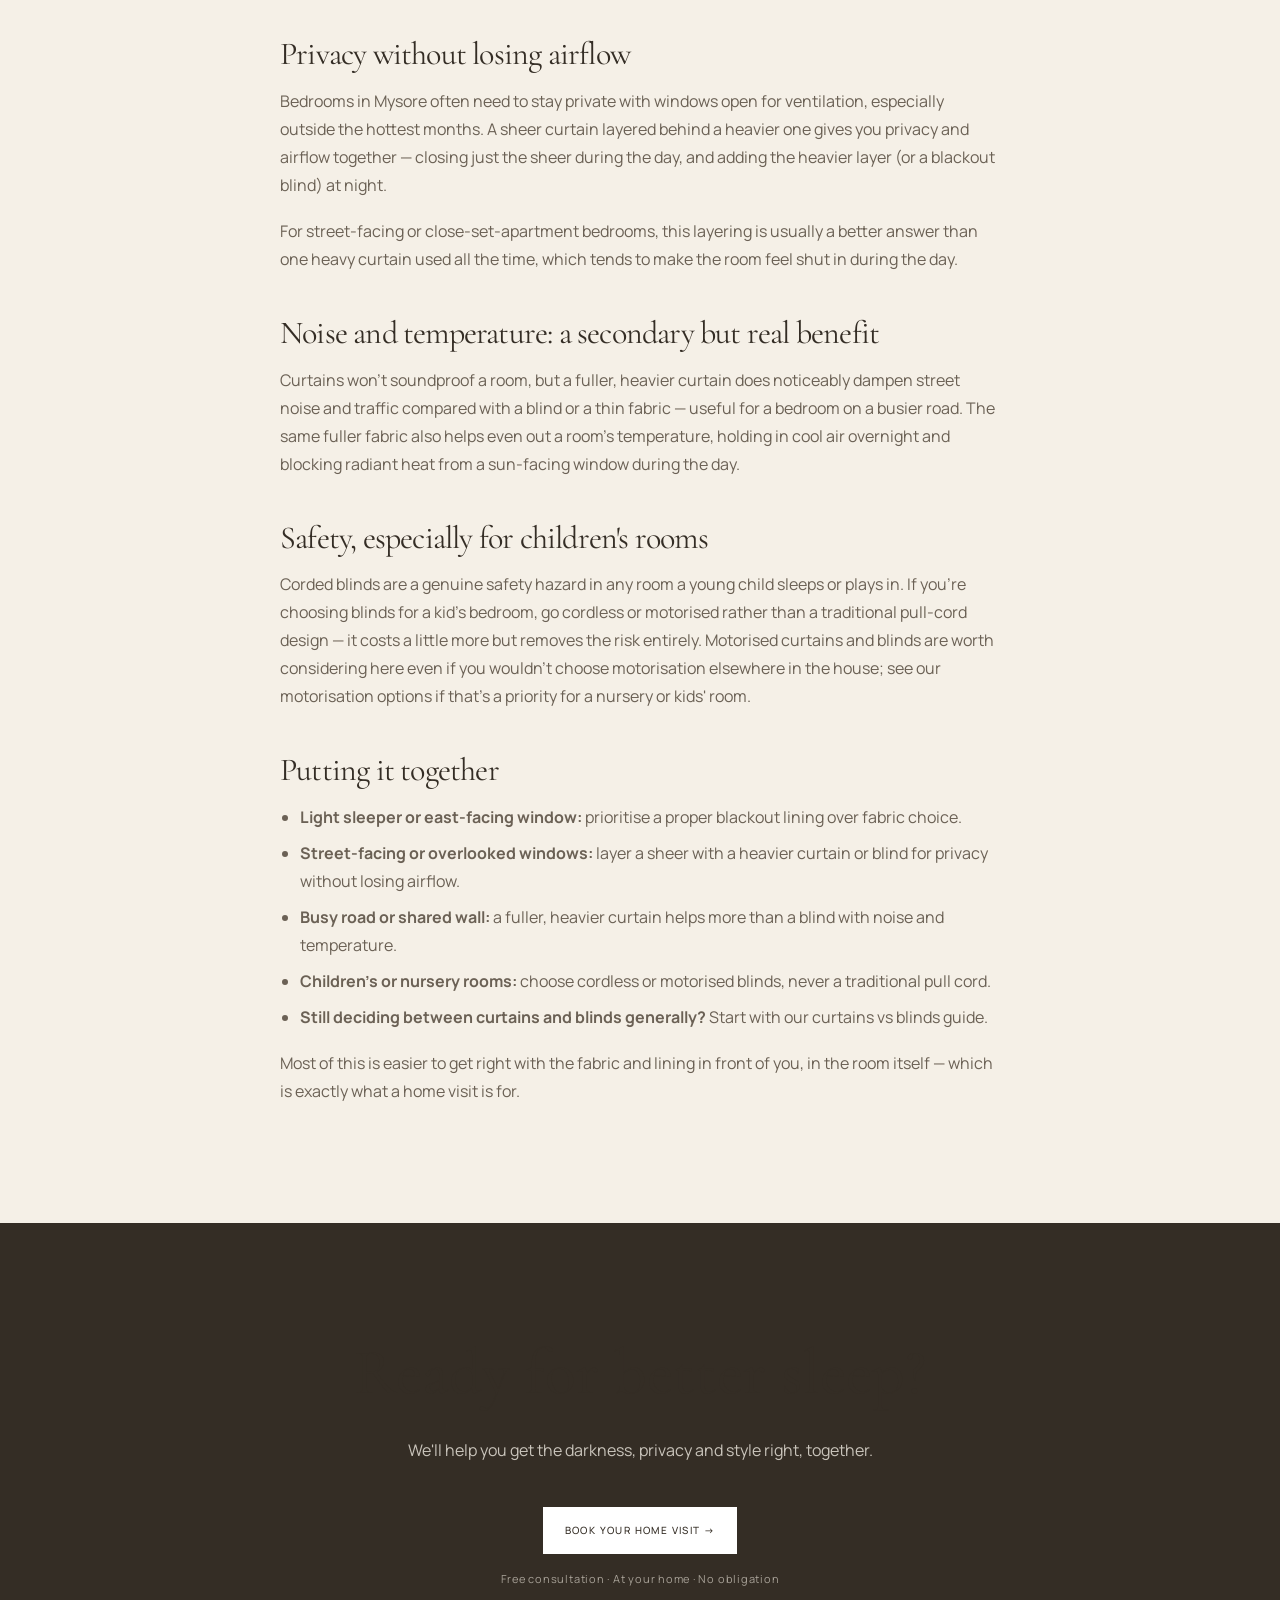
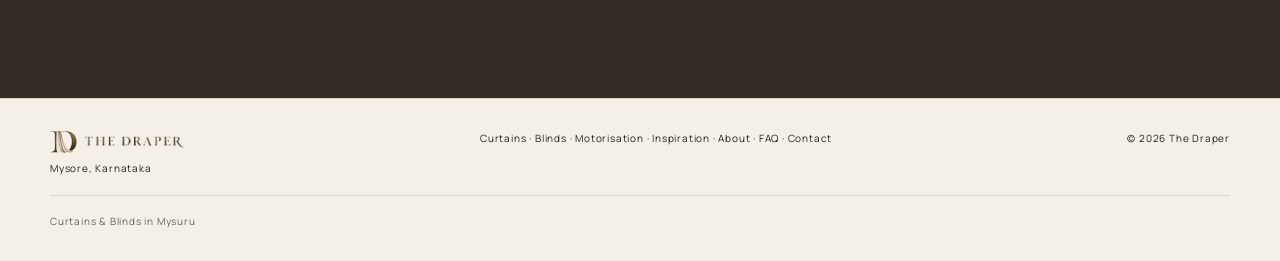
<file: best-window-coverings-for-bedrooms.html>
<!doctype html><html lang="en"><head><meta charset="utf-8"><meta name="viewport" content="width=device-width,initial-scale=1"><link rel="icon" type="image/png" href="images/favicon.png"><title>Best Window Coverings for Bedrooms | The Draper</title><meta name="description" content="Blackout, privacy, noise and safety: how to choose the right curtains or blinds for a bedroom that actually helps you sleep better."><link rel="canonical" href="https://www.thedraper.in/best-window-coverings-for-bedrooms"><meta property="og:type" content="website"><meta property="og:title" content="Best Window Coverings for Bedrooms | The Draper"><meta property="og:description" content="Blackout, privacy, noise and safety: how to choose the right curtains or blinds for a bedroom that actually helps you sleep better."><meta property="og:url" content="https://www.thedraper.in/best-window-coverings-for-bedrooms"><meta property="og:image" content="https://www.thedraper.in/images/bedroom-window-coverings.jpg"><meta name="twitter:card" content="summary_large_image"><meta name="twitter:title" content="Best Window Coverings for Bedrooms | The Draper"><meta name="twitter:description" content="Blackout, privacy, noise and safety: how to choose the right curtains or blinds for a bedroom that actually helps you sleep better."><meta name="twitter:image" content="https://www.thedraper.in/images/bedroom-window-coverings.jpg"><link rel="preconnect" href="https://fonts.googleapis.com"><link rel="preconnect" href="https://fonts.gstatic.com" crossorigin><link href="https://fonts.googleapis.com/css2?family=Cormorant+Garamond:wght@400;500;600&family=Manrope:wght@300;400;500;600&display=swap" rel="stylesheet"><link rel="stylesheet" href="style.css"><script type="application/ld+json">{"@context":"https://schema.org","@type":"HomeAndConstructionBusiness","name":"The Draper","description":"Made-to-measure curtains, blinds and window coverings for homes in Mysuru.","telephone":"+919886224170","address":{"@type":"PostalAddress","addressLocality":"Mysuru","addressRegion":"Karnataka","addressCountry":"IN"},"priceRange":"₹₹","areaServed":{"@type":"City","name":"Mysuru","containedInPlace":{"@type":"AdministrativeArea","name":"Karnataka"}},"url":"https://www.thedraper.in/","serviceType":["Curtains","Blinds","Motorisation"]}</script><script type="application/ld+json">{"@context":"https://schema.org","@type":"BlogPosting","headline":"Best Window Coverings for Bedrooms","description":"Blackout, privacy, noise and safety: how to choose the right curtains or blinds for a bedroom that actually helps you sleep better.","image":"https://www.thedraper.in/images/bedroom-window-coverings.jpg","author":{"@type":"Organization","name":"The Draper"},"publisher":{"@type":"Organization","name":"The Draper"},"datePublished":"2026-09-27","mainEntityOfPage":"https://www.thedraper.in/best-window-coverings-for-bedrooms"}</script></head><body><header><div class="container nav"><a class="logo" href="index.html"><img class="logo-mark" src="images/logo-icon.png" alt="" width="37" height="30"><img class="logo-word" src="images/logo-wordmark.png" alt="The Draper" width="143" height="17"></a><nav class="navlinks"><a href="curtains.html">CURTAINS</a><a href="blinds.html">BLINDS</a><a href="motorisation.html">MOTORISATION</a><a href="inspiration.html">INSPIRATION</a><a href="about.html">ABOUT US</a></nav><button class="menu" aria-label="Open menu" aria-expanded="false">☰</button></div><nav class="mobile-nav" aria-label="Mobile navigation"><a href="index.html">HOME</a><a href="curtains.html">CURTAINS</a><a href="blinds.html">BLINDS</a><a href="motorisation.html">MOTORISATION</a><a href="inspiration.html">INSPIRATION</a><a href="about.html">ABOUT US</a><a href="contact.html">CONTACT</a></nav></header><main><section class="pagehero"><div class="container"><div class="post-meta">GUIDE · 6 MIN READ</div><div class="eyebrow">Inspiration · The Draper</div><h1>Best window coverings for bedrooms.</h1></div></section><section class="section"><div class="container post"><picture><source srcset="images/bedroom-window-coverings.webp" type="image/webp"><img class="post-hero-img" src="images/bedroom-window-coverings.jpg" width="1600" height="900" alt="Bedroom with layered sheer and curtain over the window"></picture><p class="lede">A bedroom has one job a living room doesn't: helping you sleep. That changes almost every decision, from fabric weight to how the curtains actually close.</p><h2>Start from sleep, not style</h2><p>It's easy to choose bedroom curtains the same way you'd choose living room curtains — by colour and fabric first. But a bedroom succeeds or fails on darkness, quiet and how it feels first thing in the morning. Style still matters, but it should come after you've settled how dark and how private the room needs to be. Once you know that, our guide on <a href="choosing-the-right-curtains.html">choosing the right curtains</a> covers fabric, length and style in more depth.</p><h2>Blackout is about the lining, not the fabric thickness</h2><p>A common misconception is that a heavier or darker-coloured curtain will block light. In practice, light control comes almost entirely from the lining, not the face fabric. A proper blackout lining behind a light, pretty fabric will out-perform a heavy fabric with no lining at all — which means you don't have to sacrifice style for darkness.</p><p>If you're a light sleeper, or the room faces east and gets early morning sun, this is the one detail worth prioritising over almost everything else.</p><h2>Privacy without losing airflow</h2><p>Bedrooms in Mysore often need to stay private with windows open for ventilation, especially outside the hottest months. A sheer curtain layered behind a heavier one gives you privacy and airflow together — closing just the sheer during the day, and adding the heavier layer (or a blackout blind) at night.</p><p>For street-facing or close-set-apartment bedrooms, this layering is usually a better answer than one heavy curtain used all the time, which tends to make the room feel shut in during the day.</p><h2>Noise and temperature: a secondary but real benefit</h2><p>Curtains won't soundproof a room, but a fuller, heavier curtain does noticeably dampen street noise and traffic compared with a blind or a thin fabric — useful for a bedroom on a busier road. The same fuller fabric also helps even out a room's temperature, holding in cool air overnight and blocking radiant heat from a sun-facing window during the day.</p><h2>Safety, especially for children's rooms</h2><p>Corded blinds are a genuine safety hazard in any room a young child sleeps or plays in. If you're choosing blinds for a kid's bedroom, go cordless or motorised rather than a traditional pull-cord design — it costs a little more but removes the risk entirely. Motorised curtains and blinds are worth considering here even if you wouldn't choose motorisation elsewhere in the house; see our <a href="motorisation.html">motorisation options</a> if that's a priority for a nursery or kids' room.</p><h2>Putting it together</h2><ul><li><b>Light sleeper or east-facing window:</b> prioritise a proper blackout lining over fabric choice.</li><li><b>Street-facing or overlooked windows:</b> layer a sheer with a heavier curtain or blind for privacy without losing airflow.</li><li><b>Busy road or shared wall:</b> a fuller, heavier curtain helps more than a blind with noise and temperature.</li><li><b>Children's or nursery rooms:</b> choose cordless or motorised blinds, never a traditional pull cord.</li><li><b>Still deciding between curtains and blinds generally?</b> Start with our <a href="curtains-vs-blinds.html">curtains vs blinds guide</a>.</li></ul><p>Most of this is easier to get right with the fabric and lining in front of you, in the room itself — which is exactly what a home visit is for.</p></div></section><section class="cta"><h2>Ready for better sleep?</h2><p>We'll help you get the darkness, privacy and style right, together.</p><a class="btn" href="contact.html">BOOK YOUR HOME VISIT →</a><p class="btn-note">Free consultation · At your home · No obligation</p></section></main><footer><div class="container footerrow"><div><div class="footer-brand"><img class="logo-mark" src="images/logo-icon.png" alt="" width="27" height="22"><img class="logo-word" src="images/logo-wordmark.png" alt="The Draper" width="101" height="12"></div>Mysore, Karnataka</div><div><a href="curtains.html">Curtains</a> · <a href="blinds.html">Blinds</a> · <a href="motorisation.html">Motorisation</a> · <a href="inspiration.html">Inspiration</a> · <a href="about.html">About</a> · <a href="faq.html">FAQ</a> · <a href="contact.html">Contact</a></div><div>© 2026 The Draper</div></div><div class="container footer-local"><a href="curtain-blinds-mysore.html">Curtains &amp; Blinds in Mysuru</a></div></footer><a class="whatsapp" href="https://wa.me/919886224170?text=Hi%20The%20Draper%2C%20I%27d%20like%20to%20book%20a%20home%20visit." target="_blank" rel="noopener" aria-label="Chat with The Draper on WhatsApp"><svg viewBox="0 0 24 24" fill="#fff" aria-hidden="true"><path d="M17.472 14.382c-.297-.149-1.758-.867-2.03-.967-.273-.099-.471-.148-.67.15-.197.297-.767.966-.94 1.164-.173.199-.347.223-.644.075-.297-.15-1.255-.463-2.39-1.475-.883-.788-1.48-1.761-1.653-2.059-.173-.297-.018-.458.13-.606.134-.133.298-.347.446-.52.149-.174.198-.298.298-.497.099-.198.05-.371-.025-.52-.075-.149-.669-1.612-.916-2.207-.242-.579-.487-.5-.669-.51-.173-.008-.371-.01-.57-.01-.198 0-.52.074-.792.372-.272.297-1.04 1.016-1.04 2.479 0 1.462 1.065 2.875 1.213 3.074.149.198 2.096 3.2 5.077 4.487.709.306 1.262.489 1.694.625.712.227 1.36.195 1.871.118.571-.085 1.758-.719 2.006-1.413.248-.694.248-1.289.173-1.413-.074-.124-.272-.198-.57-.347z"/><path d="M12.001 2c-5.514 0-10 4.486-10 10 0 1.764.464 3.49 1.345 5.007L2 22l5.117-1.334A9.953 9.953 0 0012 22c5.514 0 10-4.486 10-10S17.515 2 12.001 2zm0 18.15a8.13 8.13 0 01-4.144-1.14l-.297-.176-3.037.792.812-2.958-.192-.304a8.14 8.14 0 01-1.243-4.364c0-4.494 3.656-8.15 8.151-8.15 4.494 0 8.15 3.656 8.15 8.15 0 4.495-3.656 8.15-8.15 8.15z"/></svg></a><script src="script.js"></script></body></html>
</file>
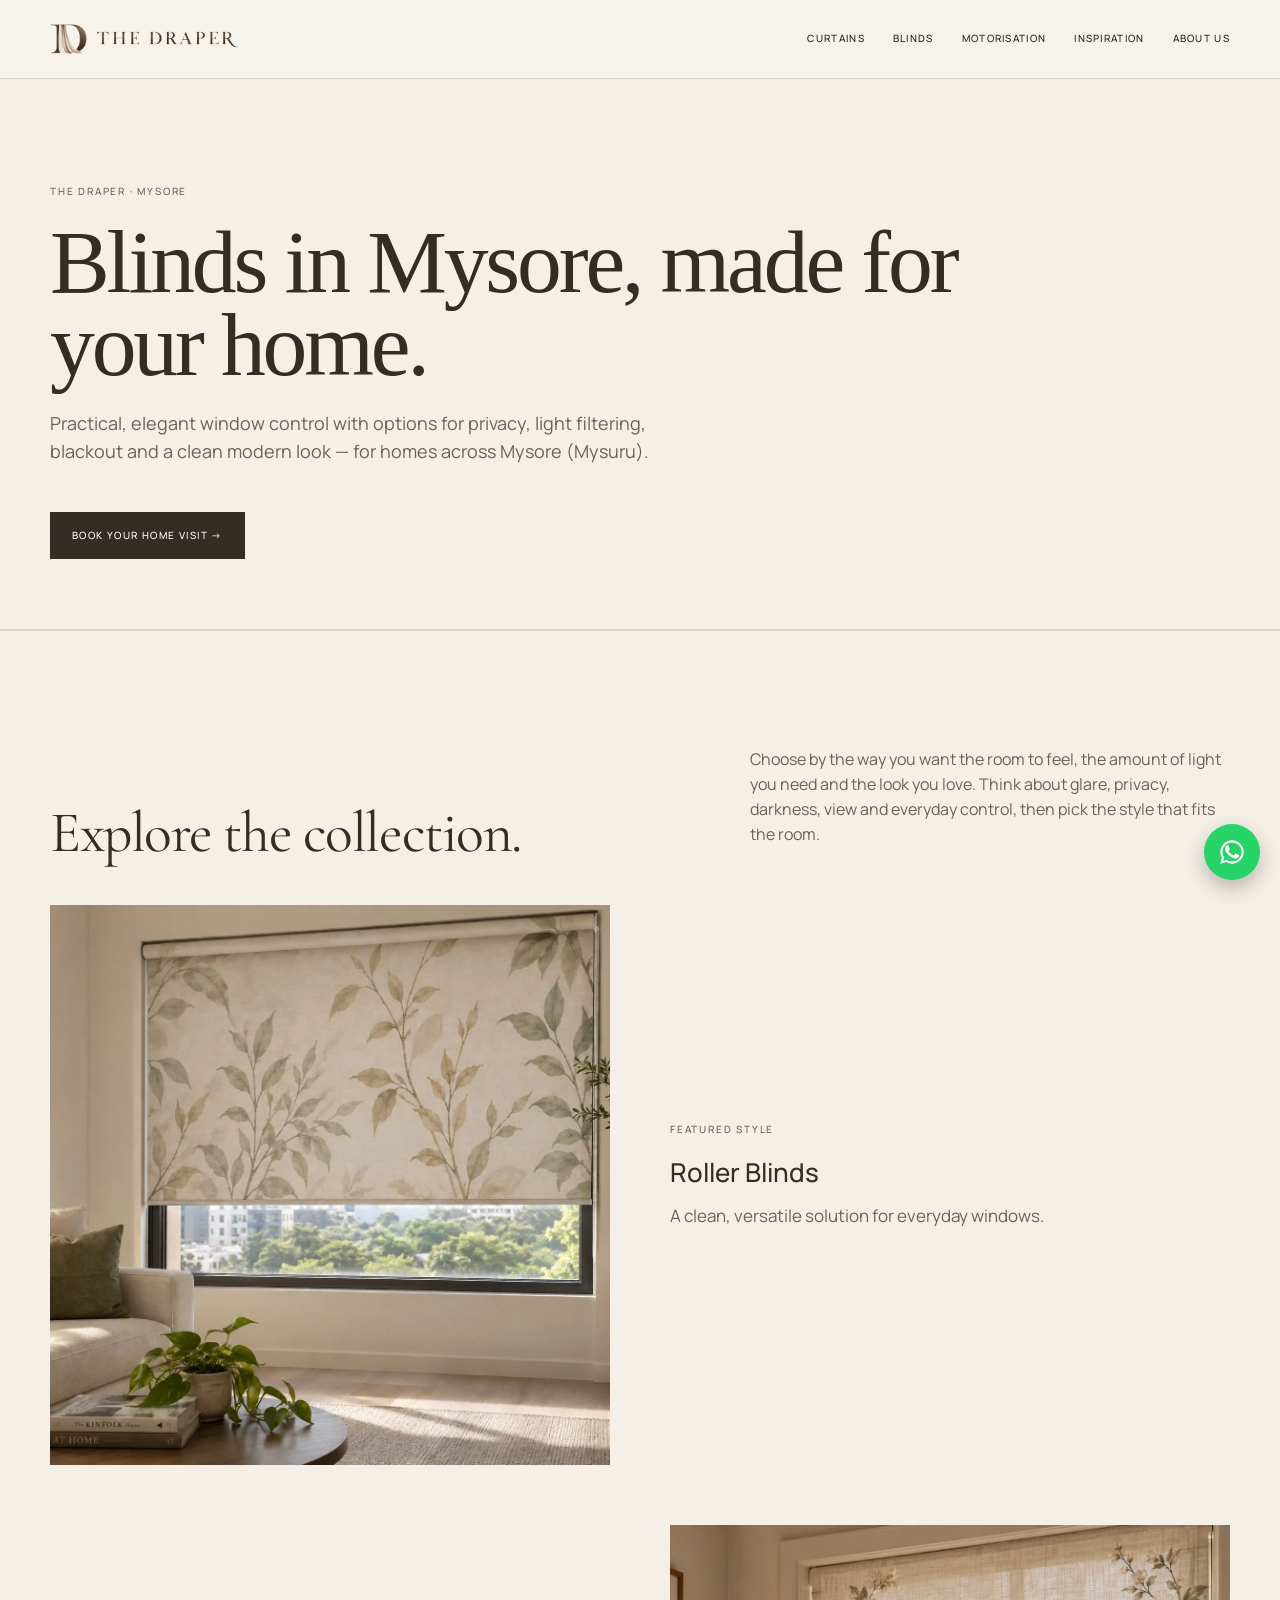
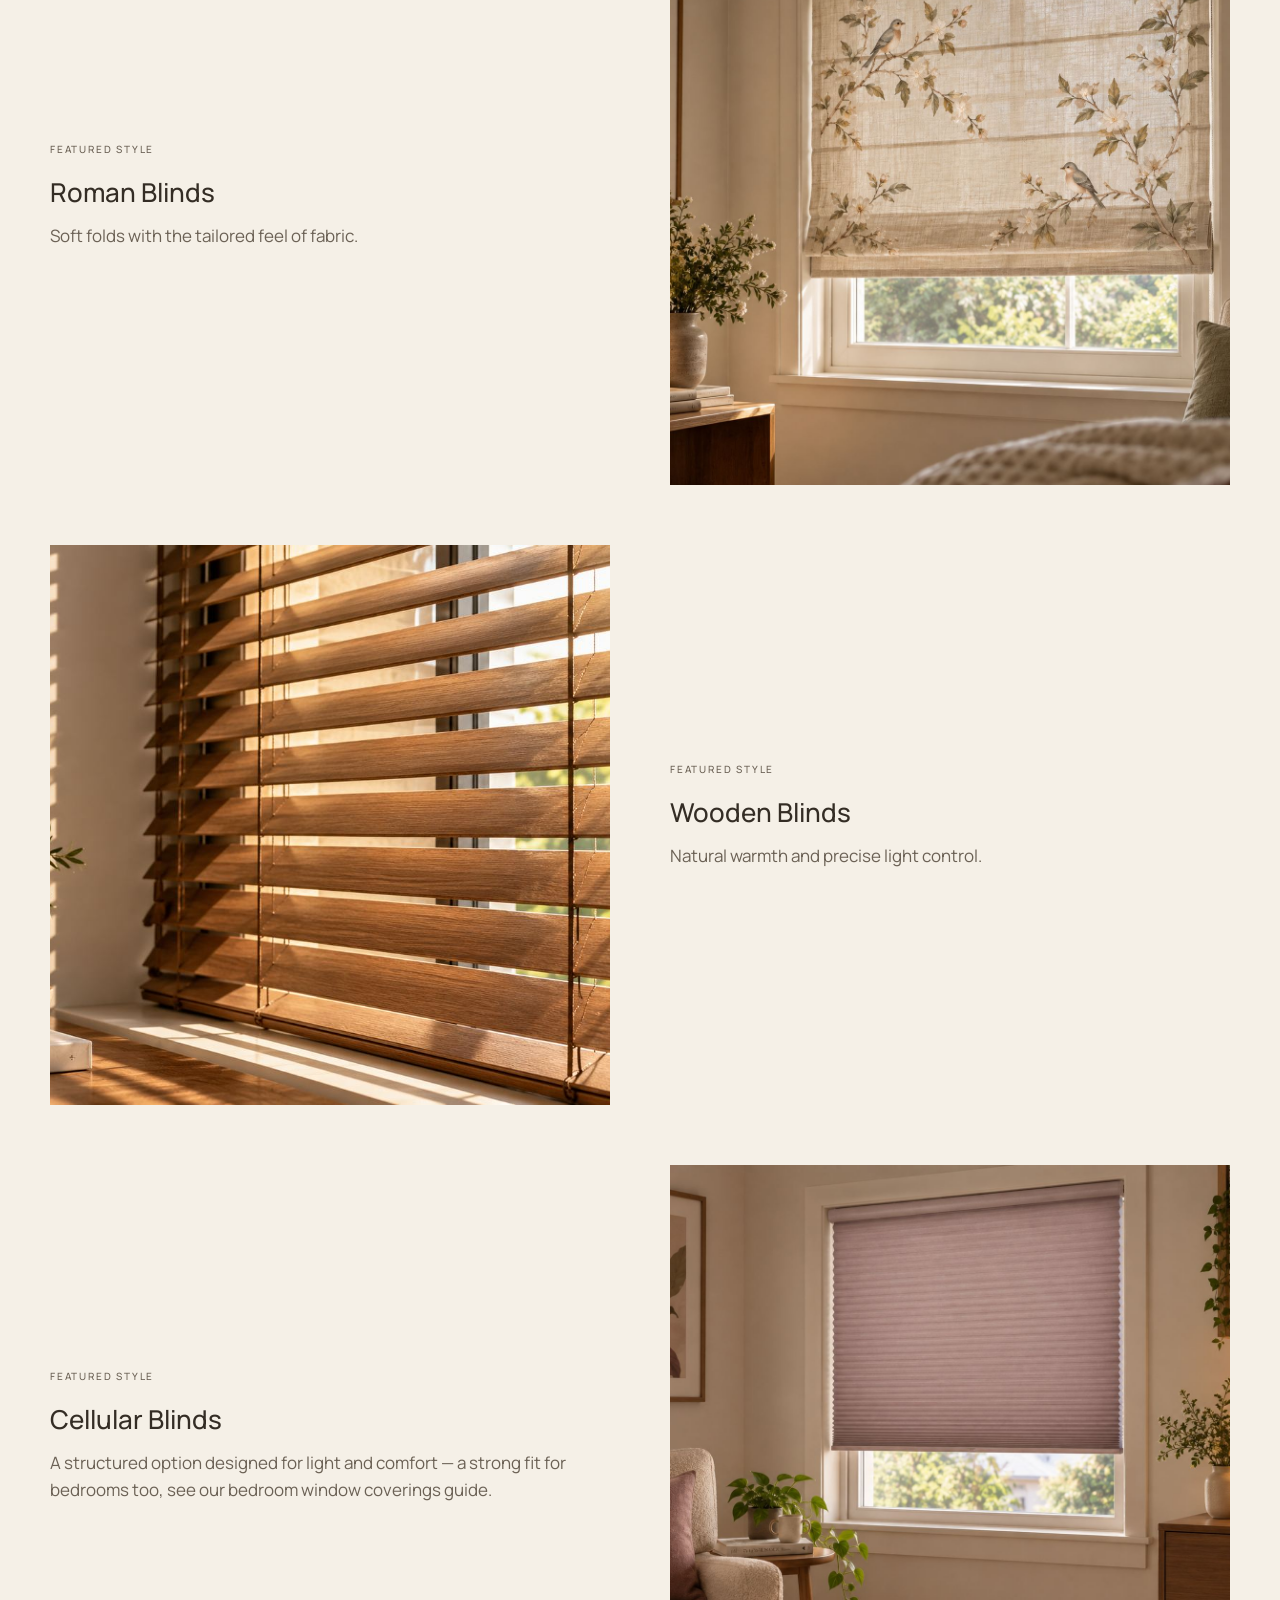
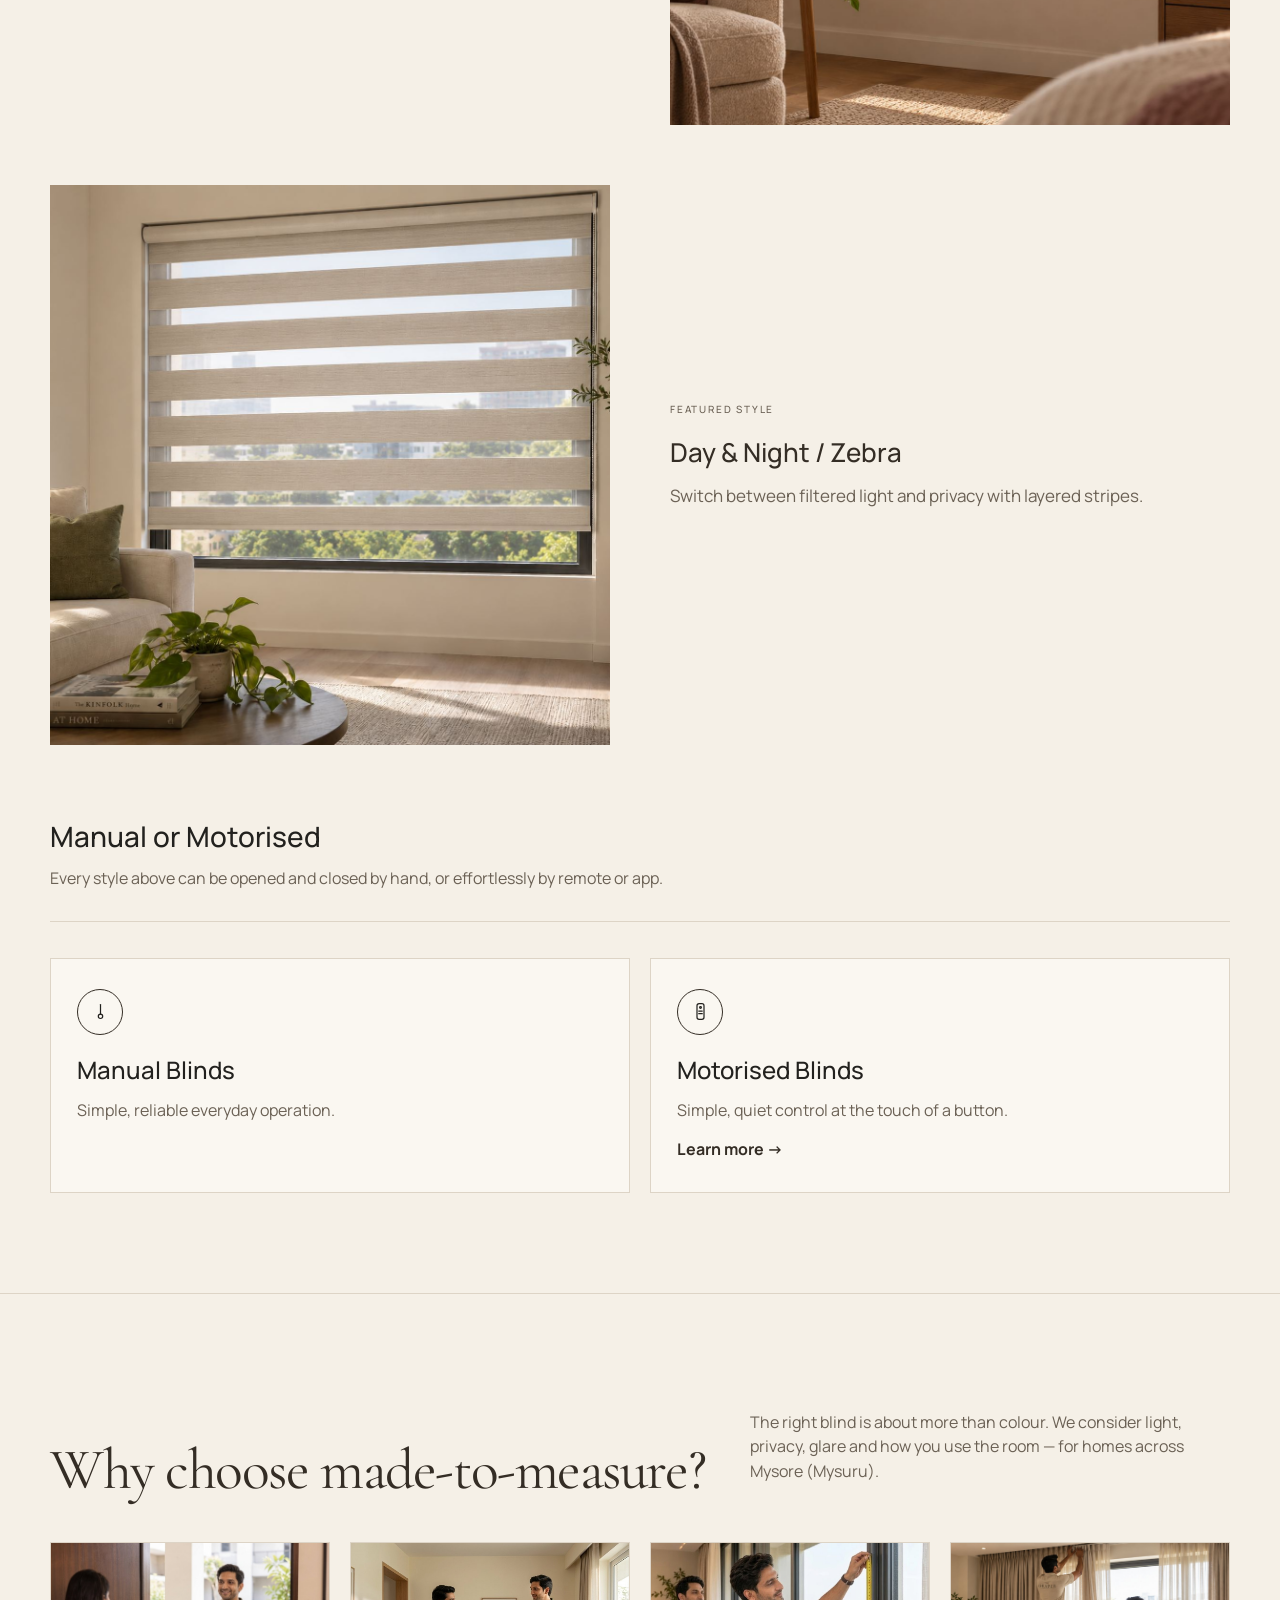
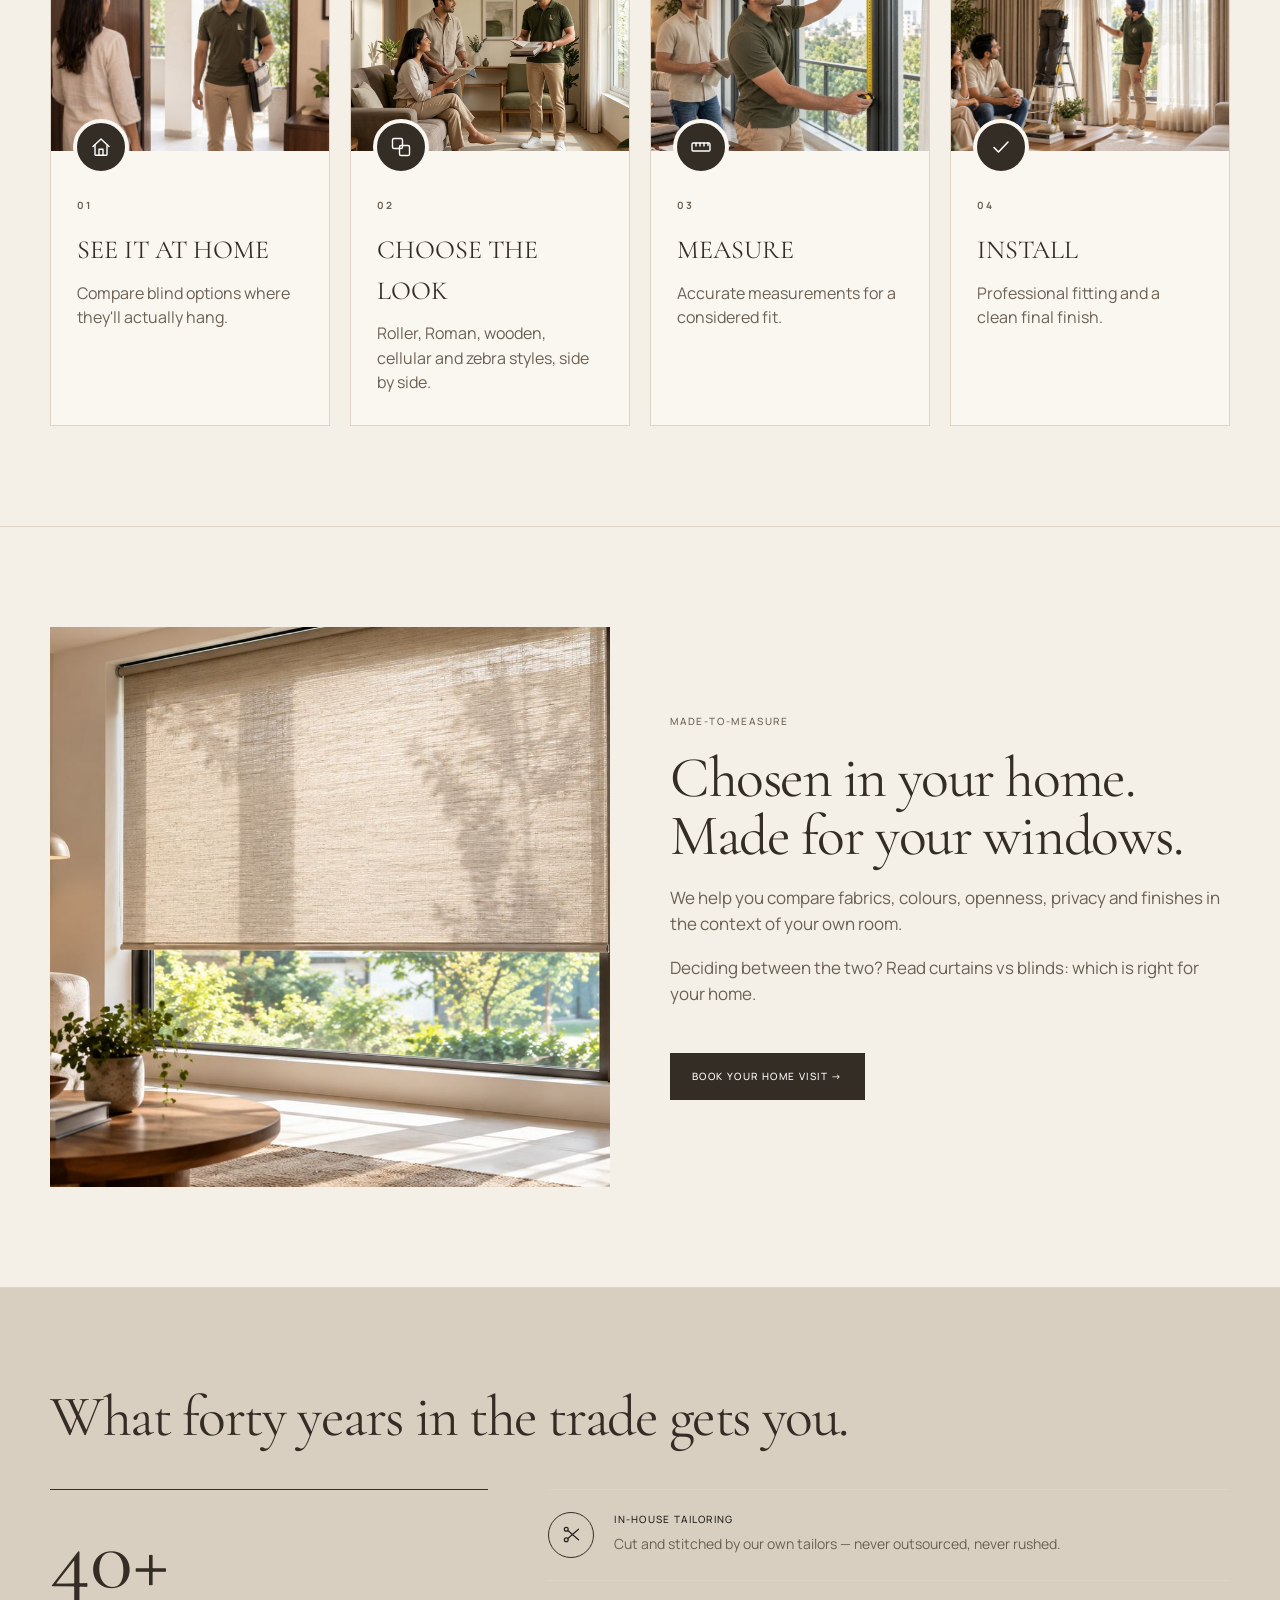
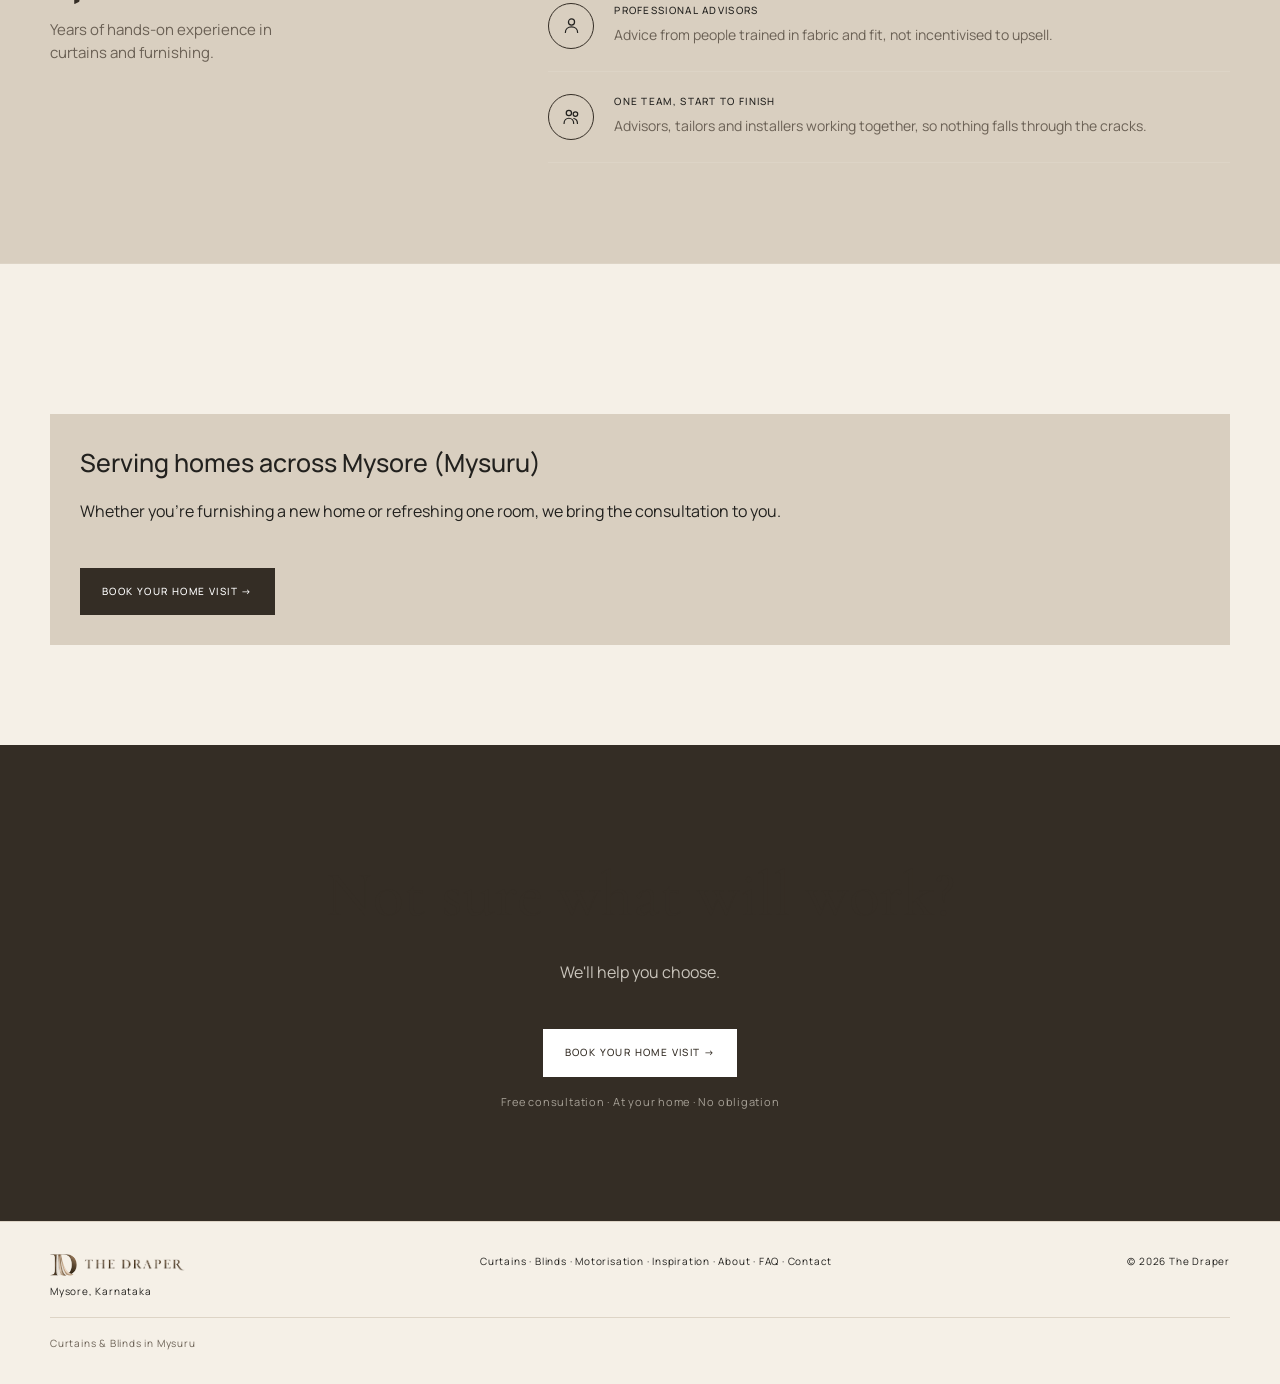
<file: blinds.html>
<!doctype html><html lang="en"><head><meta charset="utf-8"><meta name="viewport" content="width=device-width,initial-scale=1"><link rel="icon" type="image/png" href="images/favicon.png"><title>Made-to-Measure Blinds in Mysore & Mysuru | The Draper</title><meta name="description" content="Roller, Roman, wooden, cellular, zebra and motorised blinds for Mysore & Mysuru homes, chosen and fitted around your windows with expert guidance. Book a free home visit."><link rel="canonical" href="https://www.thedraper.in/blinds"><meta property="og:type" content="website"><meta property="og:title" content="Made-to-Measure Blinds in Mysore & Mysuru | The Draper"><meta property="og:description" content="Roller, Roman, wooden, cellular, zebra and motorised blinds for Mysore & Mysuru homes, chosen and fitted around your windows with expert guidance. Book a free home visit."><meta property="og:url" content="https://www.thedraper.in/blinds"><meta property="og:image" content="https://www.thedraper.in/images/blinds-roller-leaf.jpg"><meta name="twitter:card" content="summary_large_image"><meta name="twitter:title" content="Made-to-Measure Blinds in Mysore & Mysuru | The Draper"><meta name="twitter:description" content="Roller, Roman, wooden, cellular, zebra and motorised blinds for Mysore & Mysuru homes, chosen and fitted around your windows with expert guidance. Book a free home visit."><meta name="twitter:image" content="https://www.thedraper.in/images/blinds-roller-leaf.jpg"><link rel="preconnect" href="https://fonts.googleapis.com"><link rel="preconnect" href="https://fonts.gstatic.com" crossorigin><link href="https://fonts.googleapis.com/css2?family=Cormorant+Garamond:wght@400;500;600&family=Manrope:wght@300;400;500;600&display=swap" rel="stylesheet"><link rel="stylesheet" href="style.css"><script type="application/ld+json">{"@context":"https://schema.org","@type":"HomeAndConstructionBusiness","name":"The Draper","description":"Made-to-measure blinds for homes in Mysuru, with home consultation and professional installation.","telephone":"+919886224170","address":{"@type":"PostalAddress","addressLocality":"Mysuru","addressRegion":"Karnataka","addressCountry":"IN"},"priceRange":"₹₹","areaServed":{"@type":"City","name":"Mysuru","containedInPlace":{"@type":"AdministrativeArea","name":"Karnataka"}},"url":"https://www.thedraper.in/","serviceType":["Curtains","Blinds","Motorisation"]}</script><script type="application/ld+json">{"@context":"https://schema.org","@type":"Service","serviceType":"Made-to-Measure Blinds","name":"Blinds in Mysore & Mysuru","provider":{"@type":"HomeAndConstructionBusiness","name":"The Draper","telephone":"+919886224170","address":{"@type":"PostalAddress","addressLocality":"Mysuru","addressRegion":"Karnataka","addressCountry":"IN"},"url":"https://www.thedraper.in/"},"areaServed":[{"@type":"City","name":"Mysuru"},{"@type":"City","name":"Mysore"}],"url":"https://www.thedraper.in/blinds"}</script></head><body><header><div class="container nav"><a class="logo" href="index.html"><img class="logo-mark" src="images/logo-icon.png" alt="" width="37" height="30"><img class="logo-word" src="images/logo-wordmark.png" alt="The Draper" width="143" height="17"></a><nav class="navlinks"><a href="curtains.html">CURTAINS</a><a href="blinds.html">BLINDS</a><a href="motorisation.html">MOTORISATION</a><a href="inspiration.html">INSPIRATION</a><a href="about.html">ABOUT US</a></nav><button class="menu" aria-label="Open menu" aria-expanded="false">☰</button></div><nav class="mobile-nav" aria-label="Mobile navigation"><a href="index.html">HOME</a><a href="curtains.html">CURTAINS</a><a href="blinds.html">BLINDS</a><a href="motorisation.html">MOTORISATION</a><a href="inspiration.html">INSPIRATION</a><a href="about.html">ABOUT US</a><a href="contact.html">CONTACT</a></nav></header><main><section class="pagehero"><div class="container"><div class="eyebrow">The Draper · Mysore</div><h1>Blinds in Mysore, made for your home.</h1><p>Practical, elegant window control with options for privacy, light filtering, blackout and a clean modern look — for homes across Mysore (Mysuru).</p><a class="btn" href="contact.html">BOOK YOUR HOME VISIT →</a></div></section><section class="section"><div class="container"><div class="section-head"><h2>Explore the collection.</h2><p class="section-intro">Choose by the way you want the room to feel, the amount of light you need and the look you love. Think about glare, privacy, darkness, view and everyday control, then pick the style that fits the room.</p></div><div class="feature feature-spaced"><picture><source srcset="images/blinds-roller-leaf.webp" type="image/webp"><img src="images/blinds-roller-leaf.jpg" width="1400" height="1173" alt="Leaf-print roller blind in a bright living room"></picture><div class="feature-copy"><div class="eyebrow">Featured style</div><h3>Roller Blinds</h3><p>A clean, versatile solution for everyday windows.</p></div></div><div class="feature feature-spaced"><div class="feature-copy"><div class="eyebrow">Featured style</div><h3>Roman Blinds</h3><p>Soft folds with the tailored feel of fabric.</p></div><img src="images/blinds-roman-floral-birds.jpg" width="1400" height="1172" loading="lazy" alt="Roman blind with a floral bird pattern"></div><div class="feature feature-spaced"><img src="images/blinds-wooden-sunlight.jpg" width="1400" height="787" loading="lazy" alt="Wooden venetian blind slats in warm sunlight"><div class="feature-copy"><div class="eyebrow">Featured style</div><h3>Wooden Blinds</h3><p>Natural warmth and precise light control.</p></div></div><div class="feature feature-spaced"><div class="feature-copy"><div class="eyebrow">Featured style</div><h3>Cellular Blinds</h3><p>A structured option designed for light and comfort — a strong fit for bedrooms too, see our <a href="best-window-coverings-for-bedrooms.html">bedroom window coverings guide</a>.</p></div><img src="images/blinds-cellular-mauve.jpg" width="1400" height="1172" loading="lazy" alt="Mauve cellular honeycomb blind in a living room"></div><div class="feature feature-spaced"><img src="images/blinds-zebra-stripe.jpg" width="1400" height="1173" loading="lazy" alt="Striped zebra day and night blind in a living room"><div class="feature-copy"><div class="eyebrow">Featured style</div><h3>Day &amp; Night / Zebra</h3><p>Switch between filtered light and privacy with layered stripes.</p></div></div><div class="type-head type-head-spaced"><h3>Manual or Motorised</h3><p>Every style above can be opened and closed by hand, or effortlessly by remote or app.</p></div><div class="choice-grid"><div class="choice-card"><div class="choice-icon"><svg viewBox="0 0 24 24" fill="none" stroke="currentColor" stroke-width="1.4" stroke-linecap="round" stroke-linejoin="round"><path d="M12 4v11"/><circle cx="12" cy="17.5" r="2.5"/></svg></div><h4>Manual Blinds</h4><p>Simple, reliable everyday operation.</p></div><a class="choice-card" href="motorisation.html"><div class="choice-icon"><svg viewBox="0 0 24 24" fill="none" stroke="currentColor" stroke-width="1.4" stroke-linecap="round" stroke-linejoin="round"><rect x="8" y="3" width="8" height="18" rx="2.4"/><circle cx="12" cy="7.3" r="1"/><path d="M10 11.5h4M10 14.5h4"/></svg></div><h4>Motorised Blinds</h4><p>Simple, quiet control at the touch of a button.</p><span class="choice-link">Learn more →</span></a></div></div></section><section class="section"><div class="container"><div class="section-head"><h2>Why choose made-to-measure?</h2><p class="section-intro">The right blind is about more than colour. We consider light, privacy, glare and how you use the room — for homes across Mysore (Mysuru).</p></div><div class="number-grid"><div class="step"><div class="step-media"><img src="images/process-visit.jpg" width="1211" height="880" loading="lazy" alt="The Draper advisor arriving at a customer's home in Mysore for a visit"><div class="step-icon"><svg viewBox="0 0 24 24" fill="none" stroke="currentColor" stroke-width="1.4" stroke-linecap="round" stroke-linejoin="round"><path d="M4 11.5 12 4l8 7.5"/><path d="M6 10v9.5a.8.8 0 0 0 .8.8h10.4a.8.8 0 0 0 .8-.8V10"/><path d="M10 20.3v-6h4v6"/></svg></div></div><div class="step-body"><b>01</b><h3>SEE IT AT HOME</h3><p>Compare blind options where they'll actually hang.</p></div></div><div class="step"><div class="step-media"><img src="images/process-design.jpg" width="1376" height="768" loading="lazy" alt="The Draper advisor showing fabric swatches to a couple at home"><div class="step-icon"><svg viewBox="0 0 24 24" fill="none" stroke="currentColor" stroke-width="1.4" stroke-linecap="round" stroke-linejoin="round"><rect x="3.5" y="3.5" width="10" height="10" rx="1.6"/><rect x="10.5" y="10.5" width="10" height="10" rx="1.6"/></svg></div></div><div class="step-body"><b>02</b><h3>CHOOSE THE LOOK</h3><p>Roller, Roman, wooden, cellular and zebra styles, side by side.</p></div></div><div class="step"><div class="step-media"><img src="images/process-measure.jpg" width="1280" height="715" loading="lazy" alt="The Draper advisor precisely measuring a window for made-to-measure blinds"><div class="step-icon"><svg viewBox="0 0 24 24" fill="none" stroke="currentColor" stroke-width="1.4" stroke-linecap="round" stroke-linejoin="round"><rect x="3" y="8" width="18" height="8" rx="1.2"/><path d="M7 8v3M11 8v3M15 8v3M19 8v2.5"/></svg></div></div><div class="step-body"><b>03</b><h3>MEASURE</h3><p>Accurate measurements for a considered fit.</p></div></div><div class="step"><div class="step-media"><img src="images/process-install.jpg" width="1678" height="937" loading="lazy" alt="The Draper installer fitting a blind from a ladder"><div class="step-icon"><svg viewBox="0 0 24 24" fill="none" stroke="currentColor" stroke-width="1.6" stroke-linecap="round" stroke-linejoin="round"><path d="M5 12.5l4.5 4.5L19 7"/></svg></div></div><div class="step-body"><b>04</b><h3>INSTALL</h3><p>Professional fitting and a clean final finish.</p></div></div></div></div></section><section class="section"><div class="container feature"><img src="images/blinds-roller-shade.jpg" width="1600" height="900" loading="lazy" alt="Roller blind dressing a living room window, installed by The Draper in Mysore"><div class="feature-copy"><div class="eyebrow">Made-to-measure</div><h2>Chosen in your home. Made for your windows.</h2><p>We help you compare fabrics, colours, openness, privacy and finishes in the context of your own room.</p><p>Deciding between the two? Read <a href="curtains-vs-blinds.html">curtains vs blinds: which is right for your home</a>.</p><a class="btn" href="contact.html">BOOK YOUR HOME VISIT →</a></div></div></section><section class="section trust"><div class="container"><div class="section-head"><h2>What forty years in the trade gets you.</h2></div><div class="trust-layout"><div class="trust-stat"><div class="trust-stat-num">40+</div><div class="trust-stat-label">Years of hands-on experience in curtains and furnishing.</div></div><div class="trust-list"><div class="trust-row"><div class="trust-icon"><svg viewBox="0 0 24 24" fill="none" stroke="currentColor" stroke-width="1.4" stroke-linecap="round" stroke-linejoin="round"><circle cx="6" cy="6" r="2.2"/><circle cx="6" cy="18" r="2.2"/><line x1="7.8" y1="7.4" x2="20" y2="18"/><line x1="7.8" y1="16.6" x2="20" y2="6"/></svg></div><div><b>IN-HOUSE TAILORING</b><span>Cut and stitched by our own tailors — never outsourced, never rushed.</span></div></div><div class="trust-row"><div class="trust-icon"><svg viewBox="0 0 24 24" fill="none" stroke="currentColor" stroke-width="1.4" stroke-linecap="round" stroke-linejoin="round"><circle cx="12" cy="8" r="3.5"/><path d="M5 20c0-4 3-6.5 7-6.5s7 2.5 7 6.5"/></svg></div><div><b>PROFESSIONAL ADVISORS</b><span>Advice from people trained in fabric and fit, not incentivised to upsell.</span></div></div><div class="trust-row"><div class="trust-icon"><svg viewBox="0 0 24 24" fill="none" stroke="currentColor" stroke-width="1.4" stroke-linecap="round" stroke-linejoin="round"><circle cx="9" cy="8" r="3"/><circle cx="16.5" cy="9.2" r="2.6"/><path d="M3.5 20c0-3.5 2.5-6 5.5-6s5.5 2.5 5.5 6"/><path d="M14.7 14.3c2.4.5 4.1 2.5 4.1 5.7"/></svg></div><div><b>ONE TEAM, START TO FINISH</b><span>Advisors, tailors and installers working together, so nothing falls through the cracks.</span></div></div></div></div></div></section><section class="section"><div class="container"><div class="localbox"><h3>Serving homes across Mysore (Mysuru)</h3><p>Whether you're furnishing a new home or refreshing one room, we bring the consultation to you.</p><a class="btn" href="contact.html">BOOK YOUR HOME VISIT →</a></div></div></section><section class="cta"><h2>Not sure what will work?</h2><p>We'll help you choose.</p><a class="btn" href="contact.html">BOOK YOUR HOME VISIT →</a><p class="btn-note">Free consultation · At your home · No obligation</p></section></main><footer><div class="container footerrow"><div><div class="footer-brand"><img class="logo-mark" src="images/logo-icon.png" alt="" width="27" height="22"><img class="logo-word" src="images/logo-wordmark.png" alt="The Draper" width="101" height="12"></div>Mysore, Karnataka</div><div><a href="curtains.html">Curtains</a> · <a href="blinds.html">Blinds</a> · <a href="motorisation.html">Motorisation</a> · <a href="inspiration.html">Inspiration</a> · <a href="about.html">About</a> · <a href="faq.html">FAQ</a> · <a href="contact.html">Contact</a></div><div>© 2026 The Draper</div></div><div class="container footer-local"><a href="curtain-blinds-mysore.html">Curtains &amp; Blinds in Mysuru</a></div></footer><a class="whatsapp" href="https://wa.me/919886224170?text=Hi%20The%20Draper%2C%20I%27d%20like%20to%20book%20a%20home%20visit." target="_blank" rel="noopener" aria-label="Chat with The Draper on WhatsApp"><svg viewBox="0 0 24 24" fill="#fff" aria-hidden="true"><path d="M17.472 14.382c-.297-.149-1.758-.867-2.03-.967-.273-.099-.471-.148-.67.15-.197.297-.767.966-.94 1.164-.173.199-.347.223-.644.075-.297-.15-1.255-.463-2.39-1.475-.883-.788-1.48-1.761-1.653-2.059-.173-.297-.018-.458.13-.606.134-.133.298-.347.446-.52.149-.174.198-.298.298-.497.099-.198.05-.371-.025-.52-.075-.149-.669-1.612-.916-2.207-.242-.579-.487-.5-.669-.51-.173-.008-.371-.01-.57-.01-.198 0-.52.074-.792.372-.272.297-1.04 1.016-1.04 2.479 0 1.462 1.065 2.875 1.213 3.074.149.198 2.096 3.2 5.077 4.487.709.306 1.262.489 1.694.625.712.227 1.36.195 1.871.118.571-.085 1.758-.719 2.006-1.413.248-.694.248-1.289.173-1.413-.074-.124-.272-.198-.57-.347z"/><path d="M12.001 2c-5.514 0-10 4.486-10 10 0 1.764.464 3.49 1.345 5.007L2 22l5.117-1.334A9.953 9.953 0 0012 22c5.514 0 10-4.486 10-10S17.515 2 12.001 2zm0 18.15a8.13 8.13 0 01-4.144-1.14l-.297-.176-3.037.792.812-2.958-.192-.304a8.14 8.14 0 01-1.243-4.364c0-4.494 3.656-8.15 8.151-8.15 4.494 0 8.15 3.656 8.15 8.15 0 4.495-3.656 8.15-8.15 8.15z"/></svg></a><script src="script.js"></script></body></html>
</file>
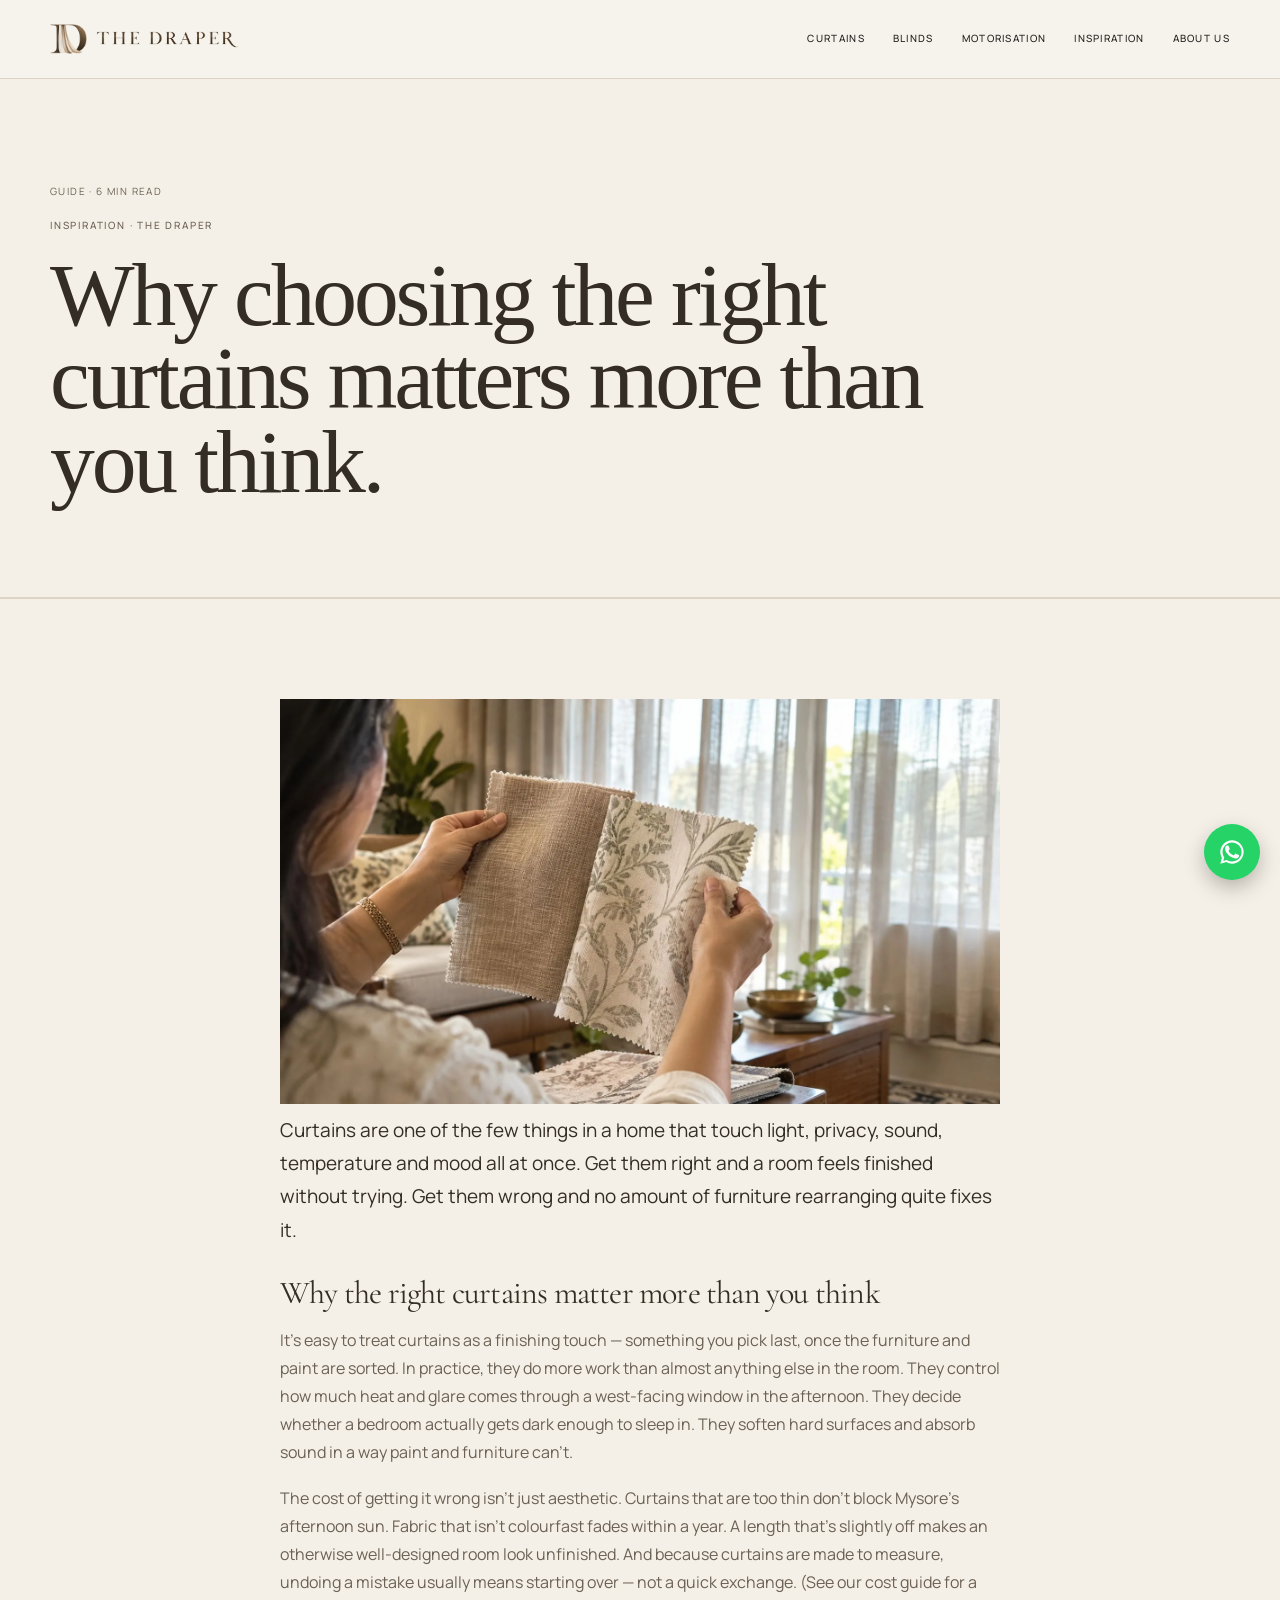
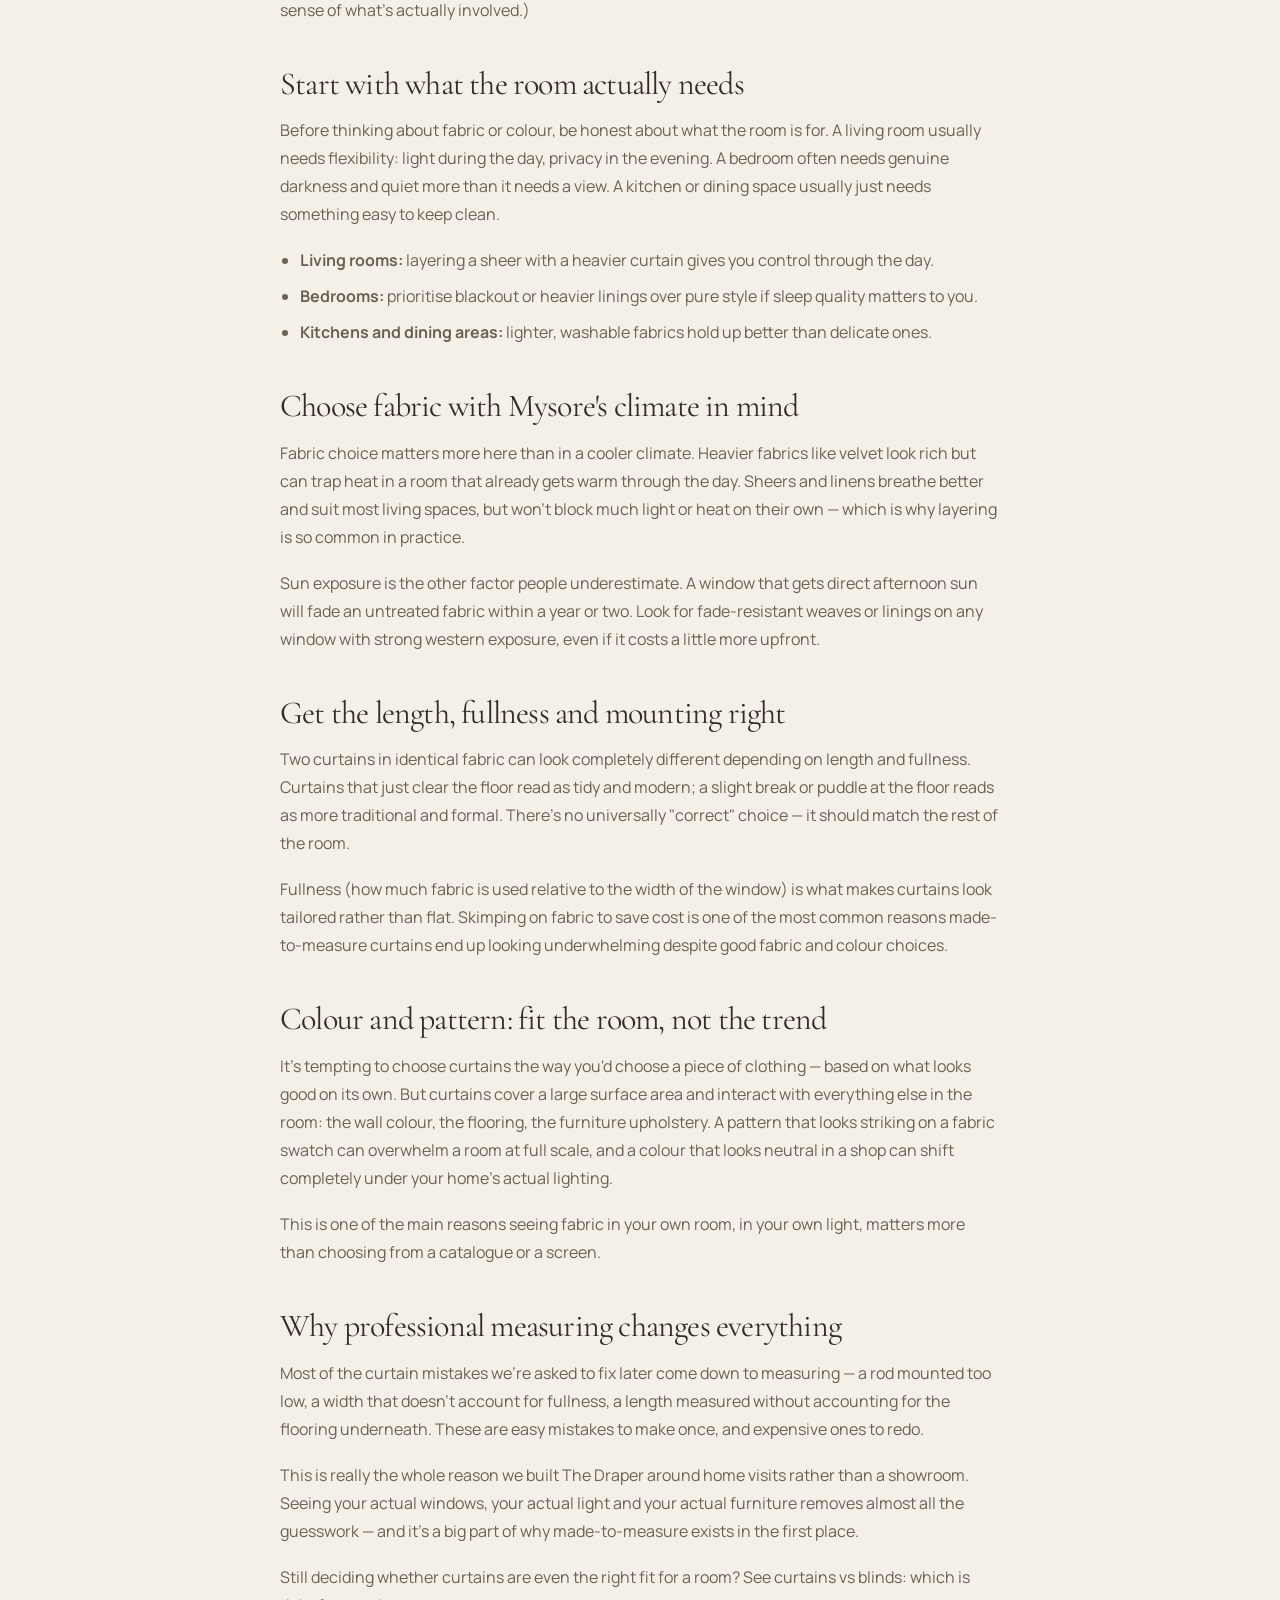
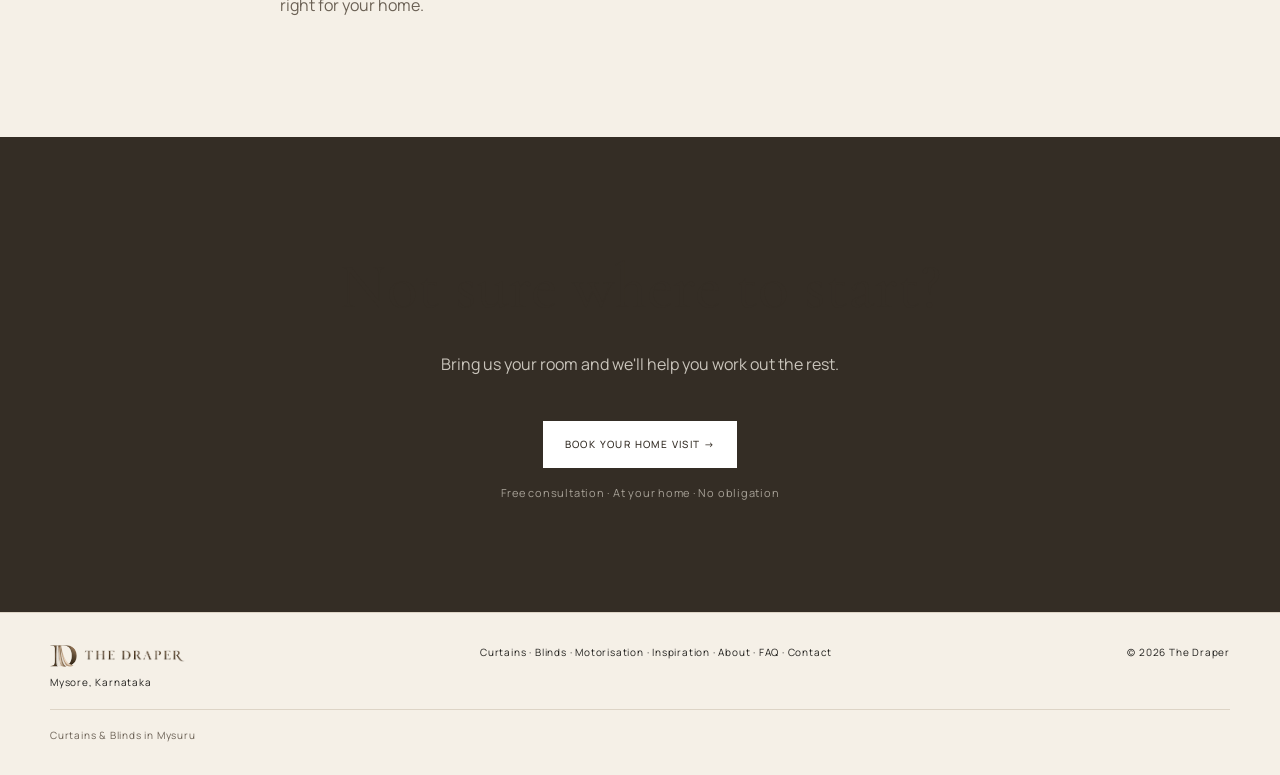
<file: choosing-the-right-curtains.html>
<!doctype html><html lang="en"><head><meta charset="utf-8"><meta name="viewport" content="width=device-width,initial-scale=1"><link rel="icon" type="image/png" href="images/favicon.png"><title>How to Choose the Right Curtains for Your Home | The Draper</title><meta name="description" content="Why the right curtains matter more than you think, and a simple framework for choosing fabric, length and style for every room in your Mysore home."><link rel="canonical" href="https://www.thedraper.in/choosing-the-right-curtains"><meta property="og:type" content="website"><meta property="og:title" content="How to Choose the Right Curtains for Your Home | The Draper"><meta property="og:description" content="Why the right curtains matter more than you think, and a simple framework for choosing fabric, length and style for every room in your Mysore home."><meta property="og:url" content="https://www.thedraper.in/choosing-the-right-curtains"><meta property="og:image" content="https://www.thedraper.in/images/choosing-curtains-swatches.jpg"><meta name="twitter:card" content="summary_large_image"><meta name="twitter:title" content="How to Choose the Right Curtains for Your Home | The Draper"><meta name="twitter:description" content="Why the right curtains matter more than you think, and a simple framework for choosing fabric, length and style for every room in your Mysore home."><meta name="twitter:image" content="https://www.thedraper.in/images/choosing-curtains-swatches.jpg"><link rel="preconnect" href="https://fonts.googleapis.com"><link rel="preconnect" href="https://fonts.gstatic.com" crossorigin><link href="https://fonts.googleapis.com/css2?family=Cormorant+Garamond:wght@400;500;600&family=Manrope:wght@300;400;500;600&display=swap" rel="stylesheet"><link rel="stylesheet" href="style.css"><script type="application/ld+json">{"@context":"https://schema.org","@type":"HomeAndConstructionBusiness","name":"The Draper","description":"Made-to-measure curtains, blinds and window coverings for homes in Mysuru.","telephone":"+919886224170","address":{"@type":"PostalAddress","addressLocality":"Mysuru","addressRegion":"Karnataka","addressCountry":"IN"},"priceRange":"₹₹","areaServed":{"@type":"City","name":"Mysuru","containedInPlace":{"@type":"AdministrativeArea","name":"Karnataka"}},"url":"https://www.thedraper.in/","serviceType":["Curtains","Blinds","Motorisation"]}</script><script type="application/ld+json">{"@context":"https://schema.org","@type":"BlogPosting","headline":"Why Choosing the Right Curtains Matters (And How to Do It)","description":"Why the right curtains matter more than you think, and a simple framework for choosing fabric, length and style for every room in your Mysore home.","image":"https://www.thedraper.in/images/choosing-curtains-swatches.jpg","author":{"@type":"Organization","name":"The Draper"},"publisher":{"@type":"Organization","name":"The Draper"},"datePublished":"2026-09-13","mainEntityOfPage":"https://www.thedraper.in/choosing-the-right-curtains"}</script></head><body><header><div class="container nav"><a class="logo" href="index.html"><img class="logo-mark" src="images/logo-icon.png" alt="" width="37" height="30"><img class="logo-word" src="images/logo-wordmark.png" alt="The Draper" width="143" height="17"></a><nav class="navlinks"><a href="curtains.html">CURTAINS</a><a href="blinds.html">BLINDS</a><a href="motorisation.html">MOTORISATION</a><a href="inspiration.html">INSPIRATION</a><a href="about.html">ABOUT US</a></nav><button class="menu" aria-label="Open menu" aria-expanded="false">☰</button></div><nav class="mobile-nav" aria-label="Mobile navigation"><a href="index.html">HOME</a><a href="curtains.html">CURTAINS</a><a href="blinds.html">BLINDS</a><a href="motorisation.html">MOTORISATION</a><a href="inspiration.html">INSPIRATION</a><a href="about.html">ABOUT US</a><a href="contact.html">CONTACT</a></nav></header><main><section class="pagehero"><div class="container"><div class="post-meta">GUIDE · 6 MIN READ</div><div class="eyebrow">Inspiration · The Draper</div><h1>Why choosing the right curtains matters more than you think.</h1></div></section><section class="section"><div class="container post"><picture><source srcset="images/choosing-curtains-swatches.webp" type="image/webp"><img class="post-hero-img" src="images/choosing-curtains-swatches.jpg" width="1600" height="900" alt="Comparing curtain fabric swatches by a sunlit window"></picture><p class="lede">Curtains are one of the few things in a home that touch light, privacy, sound, temperature and mood all at once. Get them right and a room feels finished without trying. Get them wrong and no amount of furniture rearranging quite fixes it.</p><h2>Why the right curtains matter more than you think</h2><p>It's easy to treat curtains as a finishing touch — something you pick last, once the furniture and paint are sorted. In practice, they do more work than almost anything else in the room. They control how much heat and glare comes through a west-facing window in the afternoon. They decide whether a bedroom actually gets dark enough to sleep in. They soften hard surfaces and absorb sound in a way paint and furniture can't.</p><p>The cost of getting it wrong isn't just aesthetic. Curtains that are too thin don't block Mysore's afternoon sun. Fabric that isn't colourfast fades within a year. A length that's slightly off makes an otherwise well-designed room look unfinished. And because curtains are made to measure, undoing a mistake usually means starting over — not a quick exchange. (See our <a href="cost-of-curtains-in-mysore.html">cost guide</a> for a sense of what's actually involved.)</p><h2>Start with what the room actually needs</h2><p>Before thinking about fabric or colour, be honest about what the room is for. A living room usually needs flexibility: light during the day, privacy in the evening. A bedroom often needs genuine darkness and quiet more than it needs a view. A kitchen or dining space usually just needs something easy to keep clean.</p><ul><li><b>Living rooms:</b> layering a sheer with a heavier curtain gives you control through the day.</li><li><b>Bedrooms:</b> prioritise blackout or heavier linings over pure style if sleep quality matters to you.</li><li><b>Kitchens and dining areas:</b> lighter, washable fabrics hold up better than delicate ones.</li></ul><h2>Choose fabric with Mysore's climate in mind</h2><p>Fabric choice matters more here than in a cooler climate. Heavier fabrics like velvet look rich but can trap heat in a room that already gets warm through the day. Sheers and linens breathe better and suit most living spaces, but won't block much light or heat on their own — which is why layering is so common in practice.</p><p>Sun exposure is the other factor people underestimate. A window that gets direct afternoon sun will fade an untreated fabric within a year or two. Look for fade-resistant weaves or linings on any window with strong western exposure, even if it costs a little more upfront.</p><h2>Get the length, fullness and mounting right</h2><p>Two curtains in identical fabric can look completely different depending on length and fullness. Curtains that just clear the floor read as tidy and modern; a slight break or puddle at the floor reads as more traditional and formal. There's no universally "correct" choice — it should match the rest of the room.</p><p>Fullness (how much fabric is used relative to the width of the window) is what makes curtains look tailored rather than flat. Skimping on fabric to save cost is one of the most common reasons made-to-measure curtains end up looking underwhelming despite good fabric and colour choices.</p><h2>Colour and pattern: fit the room, not the trend</h2><p>It's tempting to choose curtains the way you'd choose a piece of clothing — based on what looks good on its own. But curtains cover a large surface area and interact with everything else in the room: the wall colour, the flooring, the furniture upholstery. A pattern that looks striking on a fabric swatch can overwhelm a room at full scale, and a colour that looks neutral in a shop can shift completely under your home's actual lighting.</p><p>This is one of the main reasons seeing fabric in your own room, in your own light, matters more than choosing from a catalogue or a screen.</p><h2>Why professional measuring changes everything</h2><p>Most of the curtain mistakes we're asked to fix later come down to measuring — a rod mounted too low, a width that doesn't account for fullness, a length measured without accounting for the flooring underneath. These are easy mistakes to make once, and expensive ones to redo.</p><p>This is really the whole reason we built The Draper around home visits rather than a showroom. Seeing your actual windows, your actual light and your actual furniture removes almost all the guesswork — and it's a big part of why made-to-measure exists in the first place.</p><p>Still deciding whether curtains are even the right fit for a room? See <a href="curtains-vs-blinds.html">curtains vs blinds: which is right for your home</a>.</p></div></section><section class="cta"><h2>Not sure where to start?</h2><p>Bring us your room and we'll help you work out the rest.</p><a class="btn" href="contact.html">BOOK YOUR HOME VISIT →</a><p class="btn-note">Free consultation · At your home · No obligation</p></section></main><footer><div class="container footerrow"><div><div class="footer-brand"><img class="logo-mark" src="images/logo-icon.png" alt="" width="27" height="22"><img class="logo-word" src="images/logo-wordmark.png" alt="The Draper" width="101" height="12"></div>Mysore, Karnataka</div><div><a href="curtains.html">Curtains</a> · <a href="blinds.html">Blinds</a> · <a href="motorisation.html">Motorisation</a> · <a href="inspiration.html">Inspiration</a> · <a href="about.html">About</a> · <a href="faq.html">FAQ</a> · <a href="contact.html">Contact</a></div><div>© 2026 The Draper</div></div><div class="container footer-local"><a href="curtain-blinds-mysore.html">Curtains &amp; Blinds in Mysuru</a></div></footer><a class="whatsapp" href="https://wa.me/919886224170?text=Hi%20The%20Draper%2C%20I%27d%20like%20to%20book%20a%20home%20visit." target="_blank" rel="noopener" aria-label="Chat with The Draper on WhatsApp"><svg viewBox="0 0 24 24" fill="#fff" aria-hidden="true"><path d="M17.472 14.382c-.297-.149-1.758-.867-2.03-.967-.273-.099-.471-.148-.67.15-.197.297-.767.966-.94 1.164-.173.199-.347.223-.644.075-.297-.15-1.255-.463-2.39-1.475-.883-.788-1.48-1.761-1.653-2.059-.173-.297-.018-.458.13-.606.134-.133.298-.347.446-.52.149-.174.198-.298.298-.497.099-.198.05-.371-.025-.52-.075-.149-.669-1.612-.916-2.207-.242-.579-.487-.5-.669-.51-.173-.008-.371-.01-.57-.01-.198 0-.52.074-.792.372-.272.297-1.04 1.016-1.04 2.479 0 1.462 1.065 2.875 1.213 3.074.149.198 2.096 3.2 5.077 4.487.709.306 1.262.489 1.694.625.712.227 1.36.195 1.871.118.571-.085 1.758-.719 2.006-1.413.248-.694.248-1.289.173-1.413-.074-.124-.272-.198-.57-.347z"/><path d="M12.001 2c-5.514 0-10 4.486-10 10 0 1.764.464 3.49 1.345 5.007L2 22l5.117-1.334A9.953 9.953 0 0012 22c5.514 0 10-4.486 10-10S17.515 2 12.001 2zm0 18.15a8.13 8.13 0 01-4.144-1.14l-.297-.176-3.037.792.812-2.958-.192-.304a8.14 8.14 0 01-1.243-4.364c0-4.494 3.656-8.15 8.151-8.15 4.494 0 8.15 3.656 8.15 8.15 0 4.495-3.656 8.15-8.15 8.15z"/></svg></a><script src="script.js"></script></body></html>
</file>
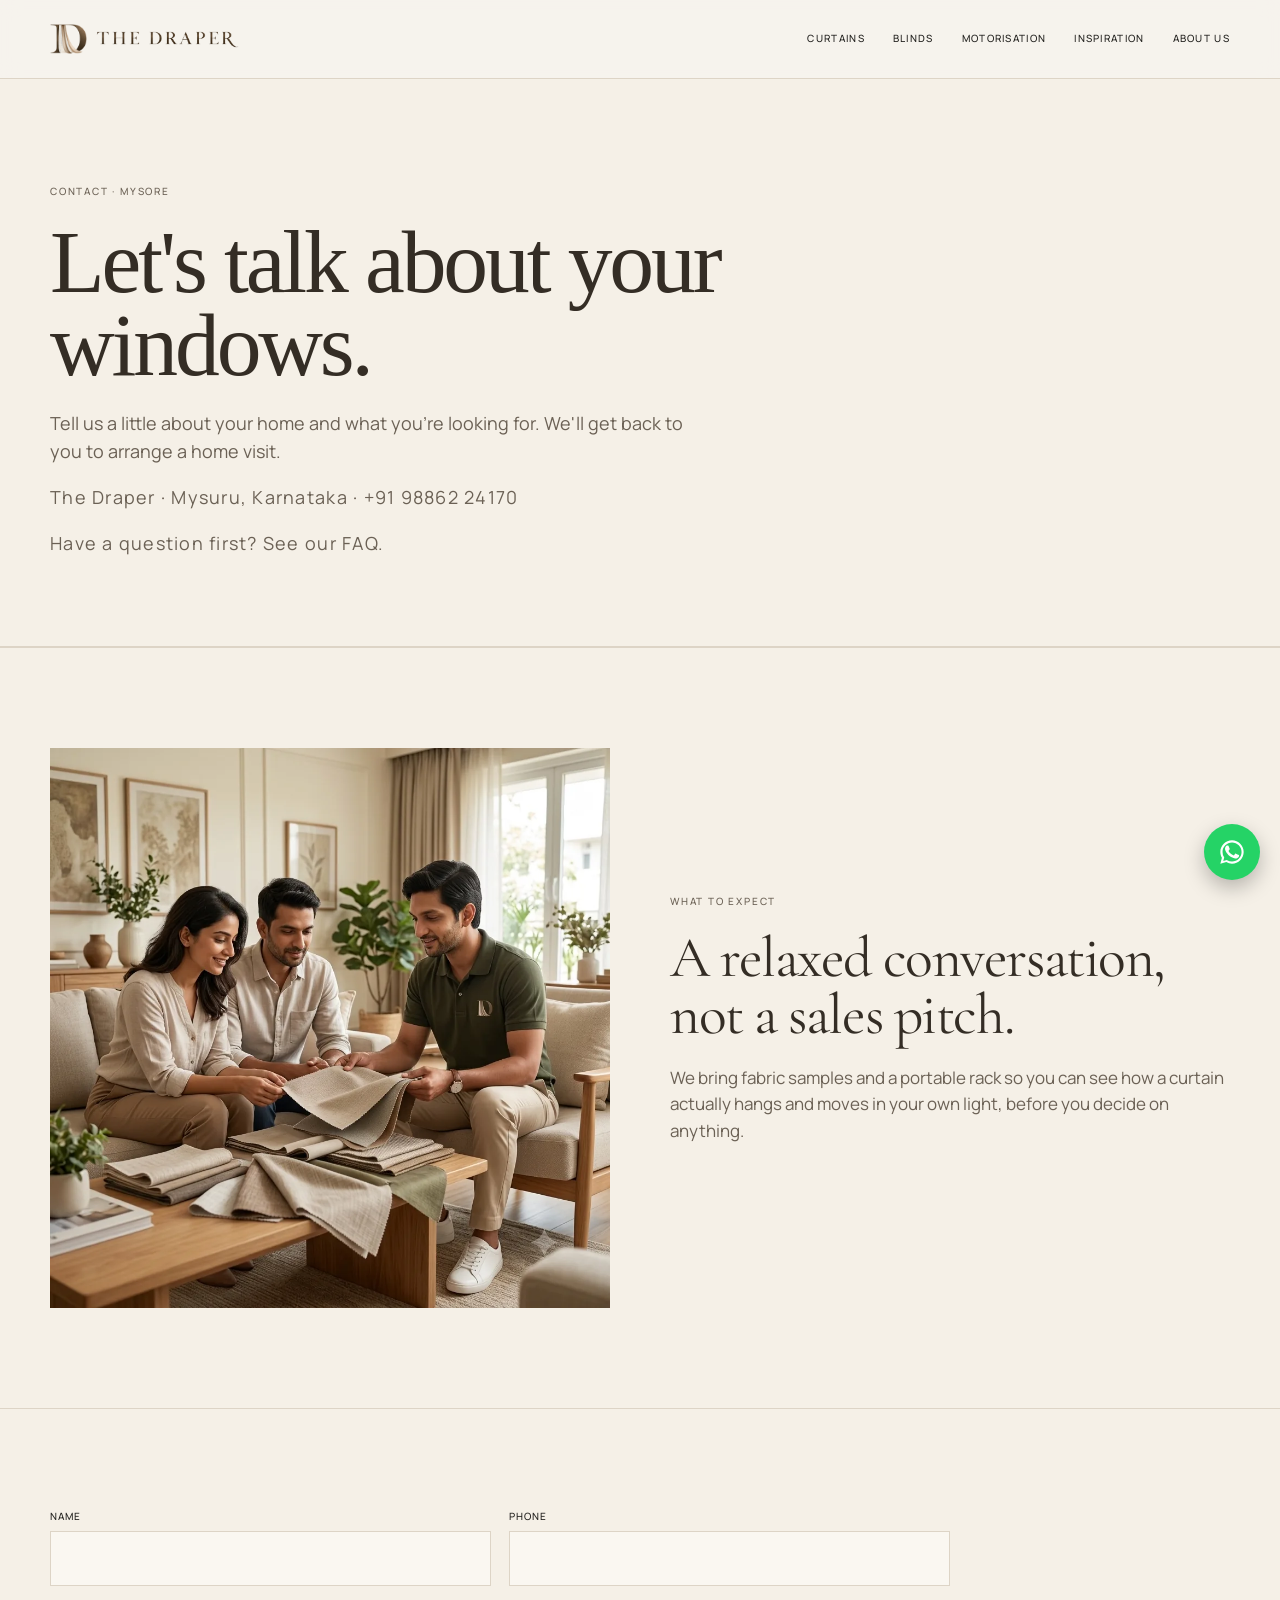
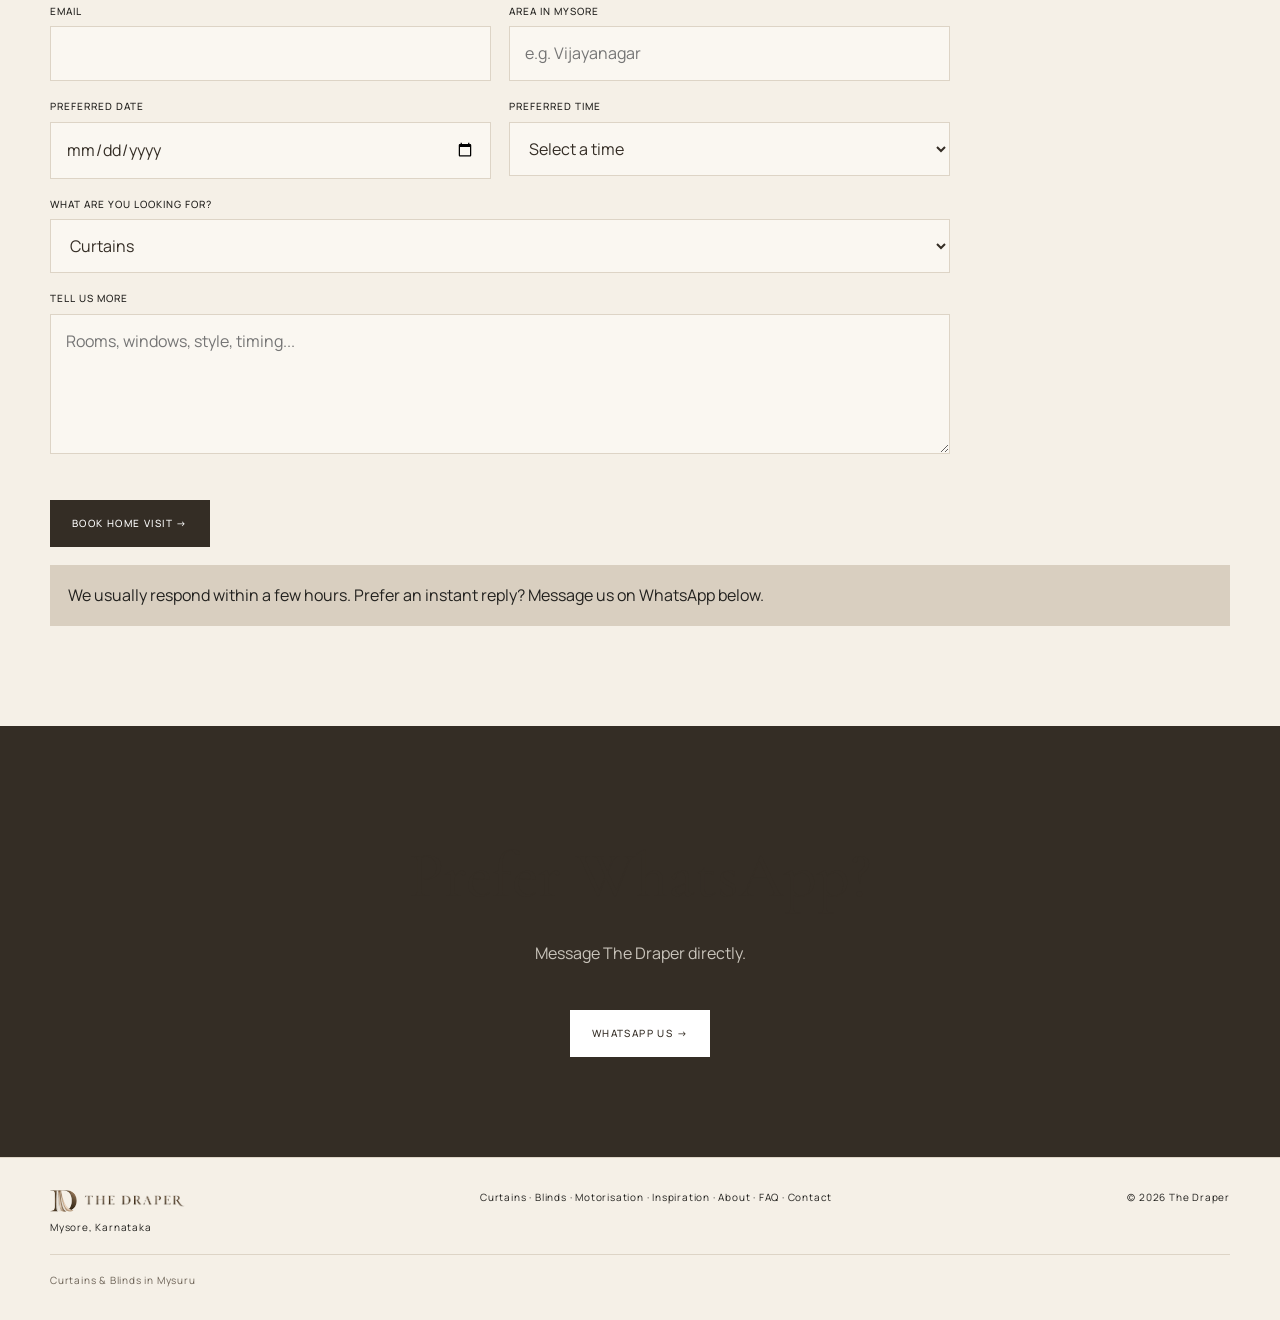
<file: contact.html>
<!doctype html><html lang="en"><head><meta charset="utf-8"><meta name="viewport" content="width=device-width,initial-scale=1"><link rel="icon" type="image/png" href="images/favicon.png"><title>Book a Home Visit in Mysore | The Draper</title><meta name="description" content="Book a free home visit with The Draper in Mysore. We measure, discuss options and quote for curtains, blinds or motorisation at your home."><link rel="canonical" href="https://www.thedraper.in/contact"><meta property="og:type" content="website"><meta property="og:title" content="Book a Home Visit in Mysore | The Draper"><meta property="og:description" content="Book a free home visit with The Draper in Mysore. We measure, discuss options and quote for curtains, blinds or motorisation at your home."><meta property="og:url" content="https://www.thedraper.in/contact"><meta property="og:image" content="https://www.thedraper.in/images/the-draper-consultation.jpg"><meta name="twitter:card" content="summary_large_image"><meta name="twitter:title" content="Book a Home Visit in Mysore | The Draper"><meta name="twitter:description" content="Book a free home visit with The Draper in Mysore. We measure, discuss options and quote for curtains, blinds or motorisation at your home."><meta name="twitter:image" content="https://www.thedraper.in/images/the-draper-consultation.jpg"><link rel="preconnect" href="https://fonts.googleapis.com"><link rel="preconnect" href="https://fonts.gstatic.com" crossorigin><link href="https://fonts.googleapis.com/css2?family=Cormorant+Garamond:wght@400;500;600&family=Manrope:wght@300;400;500;600&display=swap" rel="stylesheet"><link rel="stylesheet" href="style.css"><script type="application/ld+json">{"@context":"https://schema.org","@type":"HomeAndConstructionBusiness","name":"The Draper","description":"Book a home visit for made-to-measure curtains, blinds and motorisation in Mysuru.","telephone":"+919886224170","address":{"@type":"PostalAddress","addressLocality":"Mysuru","addressRegion":"Karnataka","addressCountry":"IN"},"priceRange":"₹₹","areaServed":{"@type":"City","name":"Mysuru","containedInPlace":{"@type":"AdministrativeArea","name":"Karnataka"}},"url":"https://www.thedraper.in/","serviceType":["Curtains","Blinds","Motorisation"]}</script></head><body><header><div class="container nav"><a class="logo" href="index.html"><img class="logo-mark" src="images/logo-icon.png" alt="" width="37" height="30"><img class="logo-word" src="images/logo-wordmark.png" alt="The Draper" width="143" height="17"></a><nav class="navlinks"><a href="curtains.html">CURTAINS</a><a href="blinds.html">BLINDS</a><a href="motorisation.html">MOTORISATION</a><a href="inspiration.html">INSPIRATION</a><a href="about.html">ABOUT US</a></nav><button class="menu" aria-label="Open menu" aria-expanded="false">☰</button></div><nav class="mobile-nav" aria-label="Mobile navigation"><a href="index.html">HOME</a><a href="curtains.html">CURTAINS</a><a href="blinds.html">BLINDS</a><a href="motorisation.html">MOTORISATION</a><a href="inspiration.html">INSPIRATION</a><a href="about.html">ABOUT US</a><a href="contact.html">CONTACT</a></nav></header><main><section class="pagehero"><div class="container"><div class="eyebrow">Contact · Mysore</div><h1>Let's talk about your windows.</h1><p>Tell us a little about your home and what you're looking for. We'll get back to you to arrange a home visit.</p><p class="btn-note">The Draper · Mysuru, Karnataka · <a href="tel:+919886224170">+91 98862 24170</a></p><p class="btn-note">Have a question first? See our <a href="faq.html">FAQ</a>.</p></div></section><section class="section"><div class="container feature"><picture><source srcset="images/the-draper-consultation.webp" type="image/webp"><img src="images/the-draper-consultation.jpg" width="1024" height="1024" alt="The Draper advisor showing curtain samples to a couple at home"></picture><div class="feature-copy"><div class="eyebrow">What to expect</div><h2>A relaxed conversation, not a sales pitch.</h2><p>We bring fabric samples and a portable rack so you can see how a curtain actually hangs and moves in your own light, before you decide on anything.</p></div></div></section><section class="section"><div class="container"><form class="form" id="home-visit-form" name="home-visit" method="POST" data-netlify="true" netlify-honeypot="bot-field"><input type="hidden" name="form-name" value="home-visit"><p hidden><label>Don’t fill this out: <input name="bot-field"></label></p><div class="field"><label>Name</label><input required name="name"></div><div class="field"><label>Phone</label><input required name="phone" type="tel"></div><div class="field"><label>Email</label><input name="email" type="email"></div><div class="field"><label>Area in Mysore</label><input name="area" placeholder="e.g. Vijayanagar"></div><div class="field"><label>Preferred Date</label><input name="preferred_date" type="date" id="preferred-date"></div><div class="field"><label>Preferred Time</label><select name="preferred_time" id="preferred-time"><option value="">Select a time</option><option value="10:00 AM">10:00 AM</option><option value="11:00 AM">11:00 AM</option><option value="12:00 PM">12:00 PM</option><option value="1:00 PM">1:00 PM</option><option value="2:00 PM">2:00 PM</option><option value="3:00 PM">3:00 PM</option><option value="4:00 PM">4:00 PM</option><option value="5:00 PM">5:00 PM</option><option value="6:00 PM">6:00 PM</option><option value="7:00 PM">7:00 PM</option><option value="8:00 PM">8:00 PM</option></select></div><div class="field full"><label>What are you looking for?</label><select name="need"><option>Curtains</option><option>Blinds</option><option>Motorisation</option><option>Curtains + Blinds</option><option>Not sure yet</option></select></div><div class="field full"><label>Tell us more</label><textarea name="message" placeholder="Rooms, windows, style, timing..."></textarea></div><button class="btn" type="submit">BOOK HOME VISIT →</button></form><div class="notice" id="form-notice">We usually respond within a few hours. Prefer an instant reply? Message us on WhatsApp below.</div></div></section><section class="cta"><h2>Prefer WhatsApp?</h2><p>Message The Draper directly.</p><a class="btn" href="https://wa.me/919886224170?text=Hi%20The%20Draper%2C%20I%27d%20like%20to%20book%20a%20home%20visit." target="_blank">WHATSAPP US →</a></section></main><footer><div class="container footerrow"><div><div class="footer-brand"><img class="logo-mark" src="images/logo-icon.png" alt="" width="27" height="22"><img class="logo-word" src="images/logo-wordmark.png" alt="The Draper" width="101" height="12"></div>Mysore, Karnataka</div><div><a href="curtains.html">Curtains</a> · <a href="blinds.html">Blinds</a> · <a href="motorisation.html">Motorisation</a> · <a href="inspiration.html">Inspiration</a> · <a href="about.html">About</a> · <a href="faq.html">FAQ</a> · <a href="contact.html">Contact</a></div><div>© 2026 The Draper</div></div><div class="container footer-local"><a href="curtain-blinds-mysore.html">Curtains &amp; Blinds in Mysuru</a></div></footer><a class="whatsapp" href="https://wa.me/919886224170?text=Hi%20The%20Draper%2C%20I%27d%20like%20to%20book%20a%20home%20visit." target="_blank" rel="noopener" aria-label="Chat with The Draper on WhatsApp"><svg viewBox="0 0 24 24" fill="#fff" aria-hidden="true"><path d="M17.472 14.382c-.297-.149-1.758-.867-2.03-.967-.273-.099-.471-.148-.67.15-.197.297-.767.966-.94 1.164-.173.199-.347.223-.644.075-.297-.15-1.255-.463-2.39-1.475-.883-.788-1.48-1.761-1.653-2.059-.173-.297-.018-.458.13-.606.134-.133.298-.347.446-.52.149-.174.198-.298.298-.497.099-.198.05-.371-.025-.52-.075-.149-.669-1.612-.916-2.207-.242-.579-.487-.5-.669-.51-.173-.008-.371-.01-.57-.01-.198 0-.52.074-.792.372-.272.297-1.04 1.016-1.04 2.479 0 1.462 1.065 2.875 1.213 3.074.149.198 2.096 3.2 5.077 4.487.709.306 1.262.489 1.694.625.712.227 1.36.195 1.871.118.571-.085 1.758-.719 2.006-1.413.248-.694.248-1.289.173-1.413-.074-.124-.272-.198-.57-.347z"/><path d="M12.001 2c-5.514 0-10 4.486-10 10 0 1.764.464 3.49 1.345 5.007L2 22l5.117-1.334A9.953 9.953 0 0012 22c5.514 0 10-4.486 10-10S17.515 2 12.001 2zm0 18.15a8.13 8.13 0 01-4.144-1.14l-.297-.176-3.037.792.812-2.958-.192-.304a8.14 8.14 0 01-1.243-4.364c0-4.494 3.656-8.15 8.151-8.15 4.494 0 8.15 3.656 8.15 8.15 0 4.495-3.656 8.15-8.15 8.15z"/></svg></a><script src="script.js"></script></body></html>
</file>
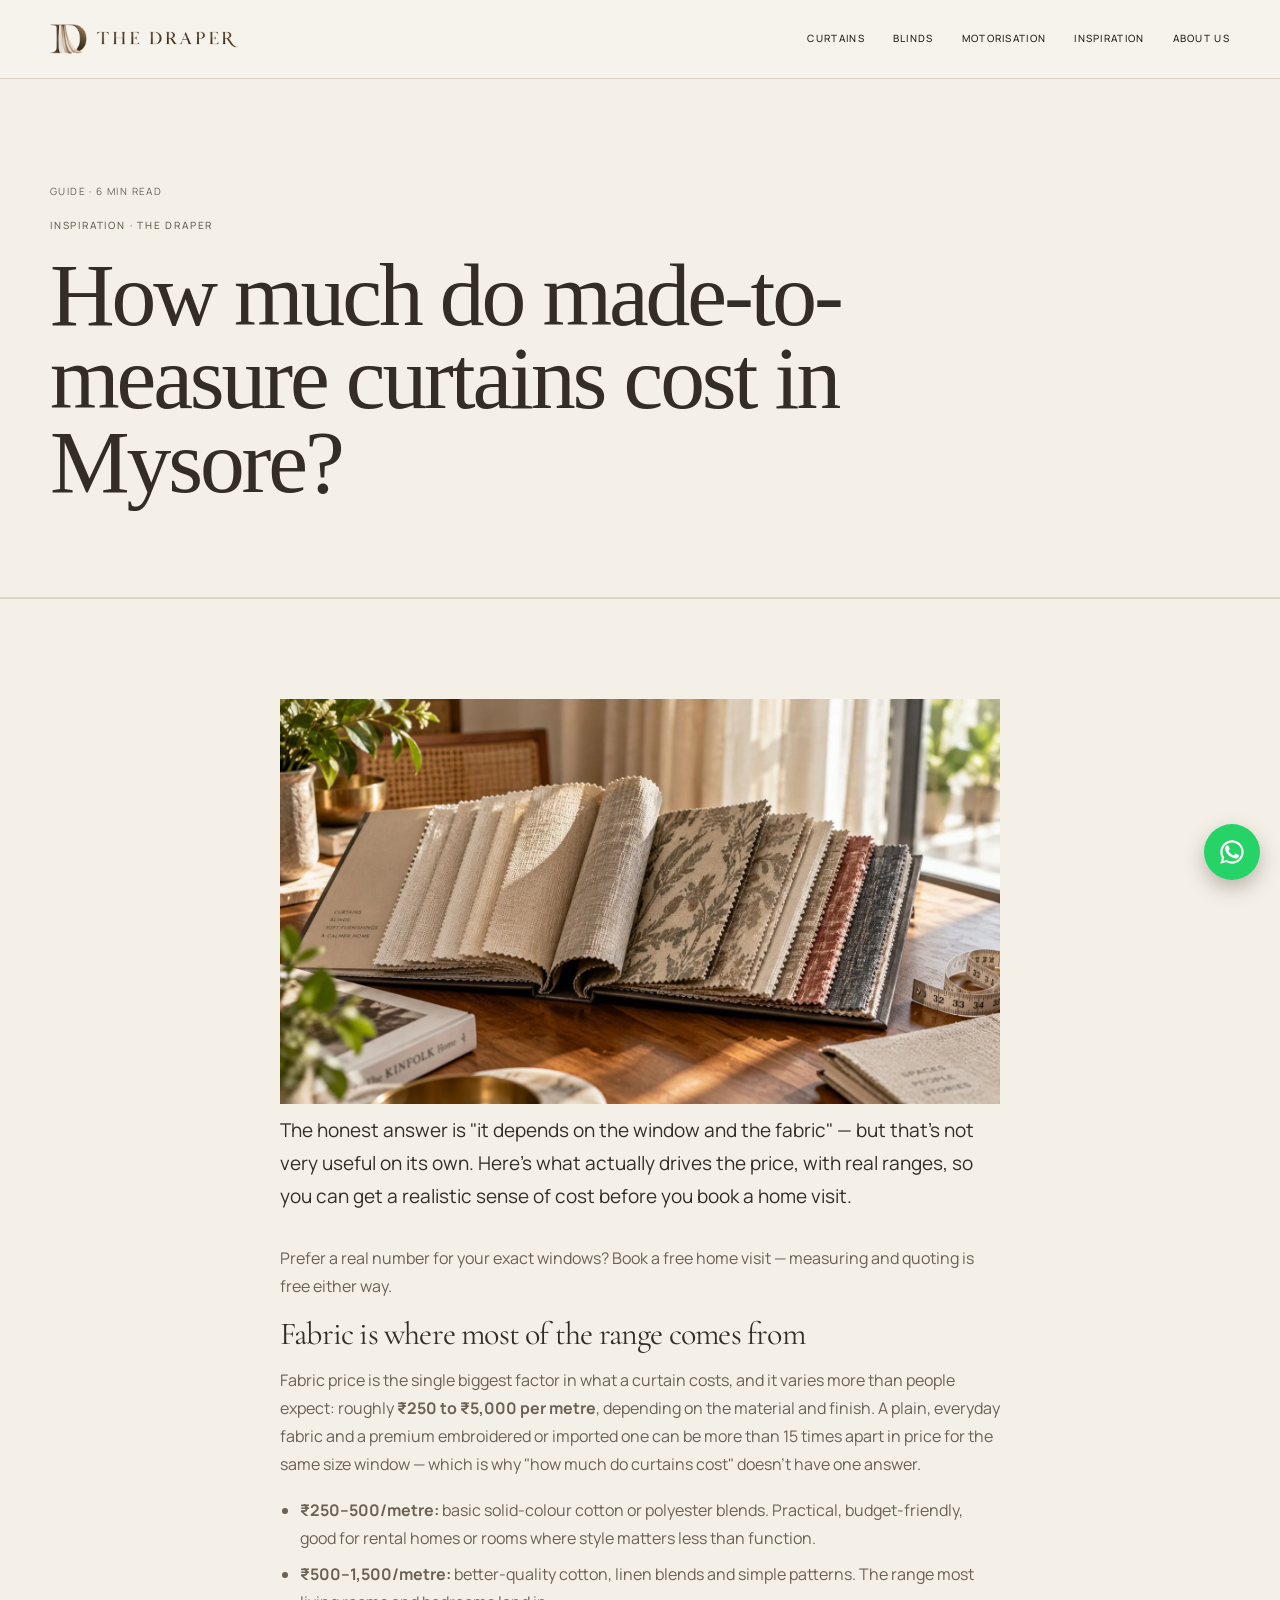
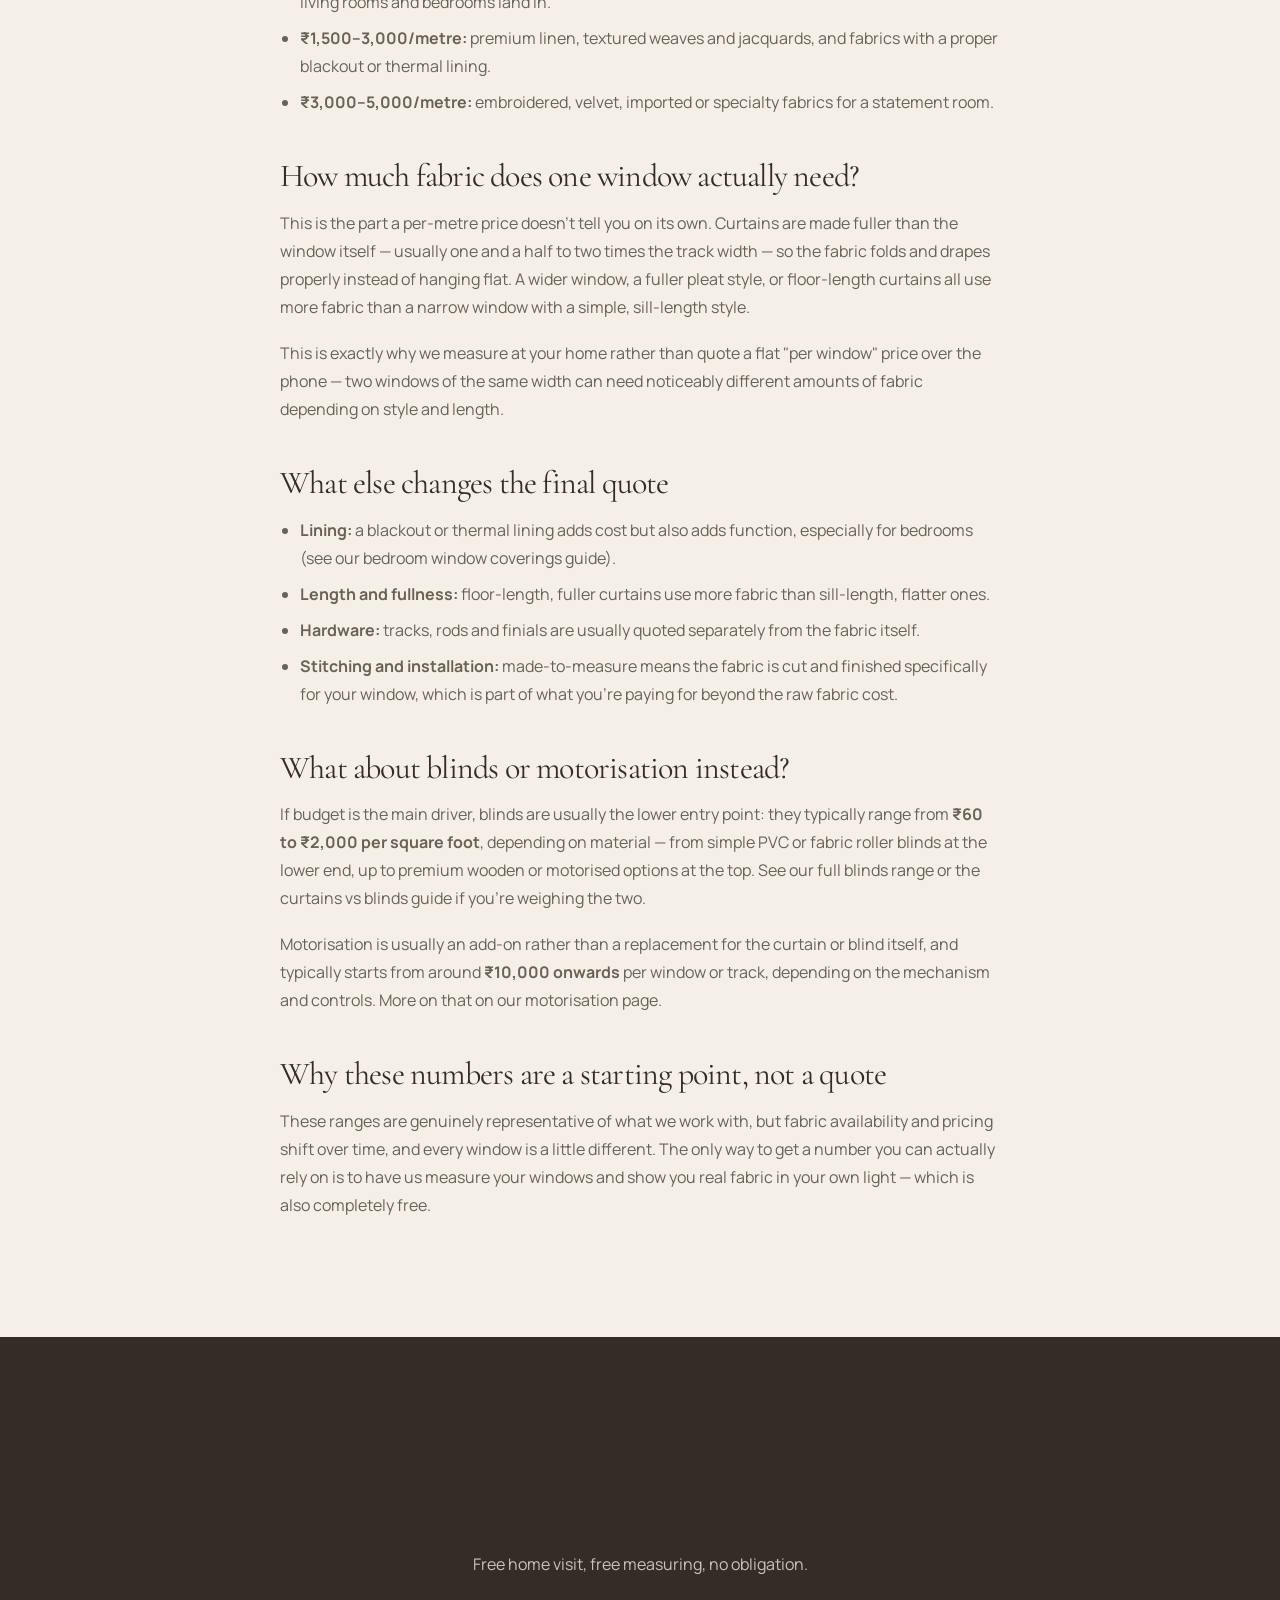
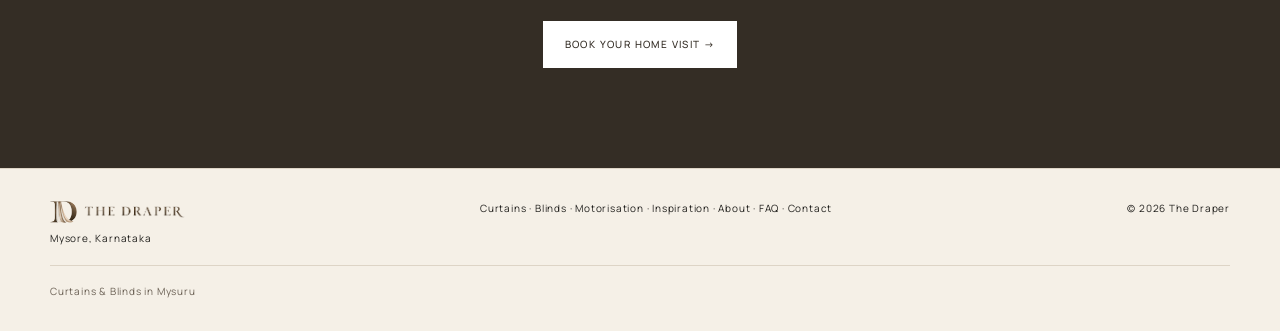
<file: cost-of-curtains-in-mysore.html>
<!doctype html><html lang="en"><head><meta charset="utf-8"><meta name="viewport" content="width=device-width,initial-scale=1"><link rel="icon" type="image/png" href="images/favicon.png"><title>How Much Do Made-to-Measure Curtains Cost in Mysore? | The Draper</title><meta name="description" content="A clear breakdown of what drives made-to-measure curtain costs in Mysore: fabric price ranges, what changes the final quote, and how blinds and motorisation compare."><link rel="canonical" href="https://www.thedraper.in/cost-of-curtains-in-mysore"><meta property="og:type" content="website"><meta property="og:title" content="How Much Do Made-to-Measure Curtains Cost in Mysore? | The Draper"><meta property="og:description" content="A clear breakdown of what drives made-to-measure curtain costs in Mysore: fabric price ranges, what changes the final quote, and how blinds and motorisation compare."><meta property="og:url" content="https://www.thedraper.in/cost-of-curtains-in-mysore"><meta property="og:image" content="https://www.thedraper.in/images/curtain-cost-swatch-book.jpg"><meta name="twitter:card" content="summary_large_image"><meta name="twitter:title" content="How Much Do Made-to-Measure Curtains Cost in Mysore? | The Draper"><meta name="twitter:description" content="A clear breakdown of what drives made-to-measure curtain costs in Mysore: fabric price ranges, what changes the final quote, and how blinds and motorisation compare."><meta name="twitter:image" content="https://www.thedraper.in/images/curtain-cost-swatch-book.jpg"><link rel="preconnect" href="https://fonts.googleapis.com"><link rel="preconnect" href="https://fonts.gstatic.com" crossorigin><link href="https://fonts.googleapis.com/css2?family=Cormorant+Garamond:wght@400;500;600&family=Manrope:wght@300;400;500;600&display=swap" rel="stylesheet"><link rel="stylesheet" href="style.css"><script type="application/ld+json">{"@context":"https://schema.org","@type":"HomeAndConstructionBusiness","name":"The Draper","description":"Made-to-measure curtains, blinds and window coverings for homes in Mysuru.","telephone":"+919886224170","address":{"@type":"PostalAddress","addressLocality":"Mysuru","addressRegion":"Karnataka","addressCountry":"IN"},"priceRange":"₹₹","areaServed":{"@type":"City","name":"Mysuru","containedInPlace":{"@type":"AdministrativeArea","name":"Karnataka"}},"url":"https://www.thedraper.in/","serviceType":["Curtains","Blinds","Motorisation"]}</script><script type="application/ld+json">{"@context":"https://schema.org","@type":"BlogPosting","headline":"How Much Do Made-to-Measure Curtains Cost in Mysore?","description":"A clear breakdown of what drives made-to-measure curtain costs in Mysore: fabric price ranges, what changes the final quote, and how blinds and motorisation compare.","image":"https://www.thedraper.in/images/curtain-cost-swatch-book.jpg","author":{"@type":"Organization","name":"The Draper"},"publisher":{"@type":"Organization","name":"The Draper"},"datePublished":"2026-10-04","mainEntityOfPage":"https://www.thedraper.in/cost-of-curtains-in-mysore"}</script></head><body><header><div class="container nav"><a class="logo" href="index.html"><img class="logo-mark" src="images/logo-icon.png" alt="" width="37" height="30"><img class="logo-word" src="images/logo-wordmark.png" alt="The Draper" width="143" height="17"></a><nav class="navlinks"><a href="curtains.html">CURTAINS</a><a href="blinds.html">BLINDS</a><a href="motorisation.html">MOTORISATION</a><a href="inspiration.html">INSPIRATION</a><a href="about.html">ABOUT US</a></nav><button class="menu" aria-label="Open menu" aria-expanded="false">☰</button></div><nav class="mobile-nav" aria-label="Mobile navigation"><a href="index.html">HOME</a><a href="curtains.html">CURTAINS</a><a href="blinds.html">BLINDS</a><a href="motorisation.html">MOTORISATION</a><a href="inspiration.html">INSPIRATION</a><a href="about.html">ABOUT US</a><a href="contact.html">CONTACT</a></nav></header><main><section class="pagehero"><div class="container"><div class="post-meta">GUIDE · 6 MIN READ</div><div class="eyebrow">Inspiration · The Draper</div><h1>How much do made-to-measure curtains cost in Mysore?</h1></div></section><section class="section"><div class="container post"><picture><source srcset="images/curtain-cost-swatch-book.webp" type="image/webp"><img class="post-hero-img" src="images/curtain-cost-swatch-book.jpg" width="1600" height="900" alt="Open fabric swatch book showing a range of curtain fabrics"></picture><p class="lede">The honest answer is "it depends on the window and the fabric" — but that's not very useful on its own. Here's what actually drives the price, with real ranges, so you can get a realistic sense of cost before you book a home visit.</p><p class="section-note">Prefer a real number for your exact windows? <a href="contact.html">Book a free home visit</a> — measuring and quoting is free either way.</p><h2>Fabric is where most of the range comes from</h2><p>Fabric price is the single biggest factor in what a curtain costs, and it varies more than people expect: roughly <b>₹250 to ₹5,000 per metre</b>, depending on the material and finish. A plain, everyday fabric and a premium embroidered or imported one can be more than 15 times apart in price for the same size window — which is why "how much do curtains cost" doesn't have one answer.</p><ul><li><b>₹250–500/metre:</b> basic solid-colour cotton or polyester blends. Practical, budget-friendly, good for rental homes or rooms where style matters less than function.</li><li><b>₹500–1,500/metre:</b> better-quality cotton, linen blends and simple patterns. The range most living rooms and bedrooms land in.</li><li><b>₹1,500–3,000/metre:</b> premium linen, textured weaves and jacquards, and fabrics with a proper blackout or thermal lining.</li><li><b>₹3,000–5,000/metre:</b> embroidered, velvet, imported or specialty fabrics for a statement room.</li></ul><h2>How much fabric does one window actually need?</h2><p>This is the part a per-metre price doesn't tell you on its own. Curtains are made fuller than the window itself — usually one and a half to two times the track width — so the fabric folds and drapes properly instead of hanging flat. A wider window, a fuller pleat style, or floor-length curtains all use more fabric than a narrow window with a simple, sill-length style.</p><p>This is exactly why we measure at your home rather than quote a flat "per window" price over the phone — two windows of the same width can need noticeably different amounts of fabric depending on style and length.</p><h2>What else changes the final quote</h2><ul><li><b>Lining:</b> a blackout or thermal lining adds cost but also adds function, especially for bedrooms (see our <a href="best-window-coverings-for-bedrooms.html">bedroom window coverings guide</a>).</li><li><b>Length and fullness:</b> floor-length, fuller curtains use more fabric than sill-length, flatter ones.</li><li><b>Hardware:</b> tracks, rods and finials are usually quoted separately from the fabric itself.</li><li><b>Stitching and installation:</b> made-to-measure means the fabric is cut and finished specifically for your window, which is part of what you're paying for beyond the raw fabric cost.</li></ul><h2>What about blinds or motorisation instead?</h2><p>If budget is the main driver, blinds are usually the lower entry point: they typically range from <b>₹60 to ₹2,000 per square foot</b>, depending on material — from simple PVC or fabric roller blinds at the lower end, up to premium wooden or motorised options at the top. See our full <a href="blinds.html">blinds range</a> or the <a href="curtains-vs-blinds.html">curtains vs blinds guide</a> if you're weighing the two.</p><p>Motorisation is usually an add-on rather than a replacement for the curtain or blind itself, and typically starts from around <b>₹10,000 onwards</b> per window or track, depending on the mechanism and controls. More on that on our <a href="motorisation.html">motorisation page</a>.</p><h2>Why these numbers are a starting point, not a quote</h2><p>These ranges are genuinely representative of what we work with, but fabric availability and pricing shift over time, and every window is a little different. The only way to get a number you can actually rely on is to have us measure your windows and show you real fabric in your own light — which is also completely free.</p></div></section><section class="cta"><h2>Get a real number for your home.</h2><p>Free home visit, free measuring, no obligation.</p><a class="btn" href="contact.html">BOOK YOUR HOME VISIT →</a></section></main><footer><div class="container footerrow"><div><div class="footer-brand"><img class="logo-mark" src="images/logo-icon.png" alt="" width="27" height="22"><img class="logo-word" src="images/logo-wordmark.png" alt="The Draper" width="101" height="12"></div>Mysore, Karnataka</div><div><a href="curtains.html">Curtains</a> · <a href="blinds.html">Blinds</a> · <a href="motorisation.html">Motorisation</a> · <a href="inspiration.html">Inspiration</a> · <a href="about.html">About</a> · <a href="faq.html">FAQ</a> · <a href="contact.html">Contact</a></div><div>© 2026 The Draper</div></div><div class="container footer-local"><a href="curtain-blinds-mysore.html">Curtains &amp; Blinds in Mysuru</a></div></footer><a class="whatsapp" href="https://wa.me/919886224170?text=Hi%20The%20Draper%2C%20I%27d%20like%20to%20book%20a%20home%20visit." target="_blank" rel="noopener" aria-label="Chat with The Draper on WhatsApp"><svg viewBox="0 0 24 24" fill="#fff" aria-hidden="true"><path d="M17.472 14.382c-.297-.149-1.758-.867-2.03-.967-.273-.099-.471-.148-.67.15-.197.297-.767.966-.94 1.164-.173.199-.347.223-.644.075-.297-.15-1.255-.463-2.39-1.475-.883-.788-1.48-1.761-1.653-2.059-.173-.297-.018-.458.13-.606.134-.133.298-.347.446-.52.149-.174.198-.298.298-.497.099-.198.05-.371-.025-.52-.075-.149-.669-1.612-.916-2.207-.242-.579-.487-.5-.669-.51-.173-.008-.371-.01-.57-.01-.198 0-.52.074-.792.372-.272.297-1.04 1.016-1.04 2.479 0 1.462 1.065 2.875 1.213 3.074.149.198 2.096 3.2 5.077 4.487.709.306 1.262.489 1.694.625.712.227 1.36.195 1.871.118.571-.085 1.758-.719 2.006-1.413.248-.694.248-1.289.173-1.413-.074-.124-.272-.198-.57-.347z"/><path d="M12.001 2c-5.514 0-10 4.486-10 10 0 1.764.464 3.49 1.345 5.007L2 22l5.117-1.334A9.953 9.953 0 0012 22c5.514 0 10-4.486 10-10S17.515 2 12.001 2zm0 18.15a8.13 8.13 0 01-4.144-1.14l-.297-.176-3.037.792.812-2.958-.192-.304a8.14 8.14 0 01-1.243-4.364c0-4.494 3.656-8.15 8.151-8.15 4.494 0 8.15 3.656 8.15 8.15 0 4.495-3.656 8.15-8.15 8.15z"/></svg></a><script src="script.js"></script></body></html>
</file>
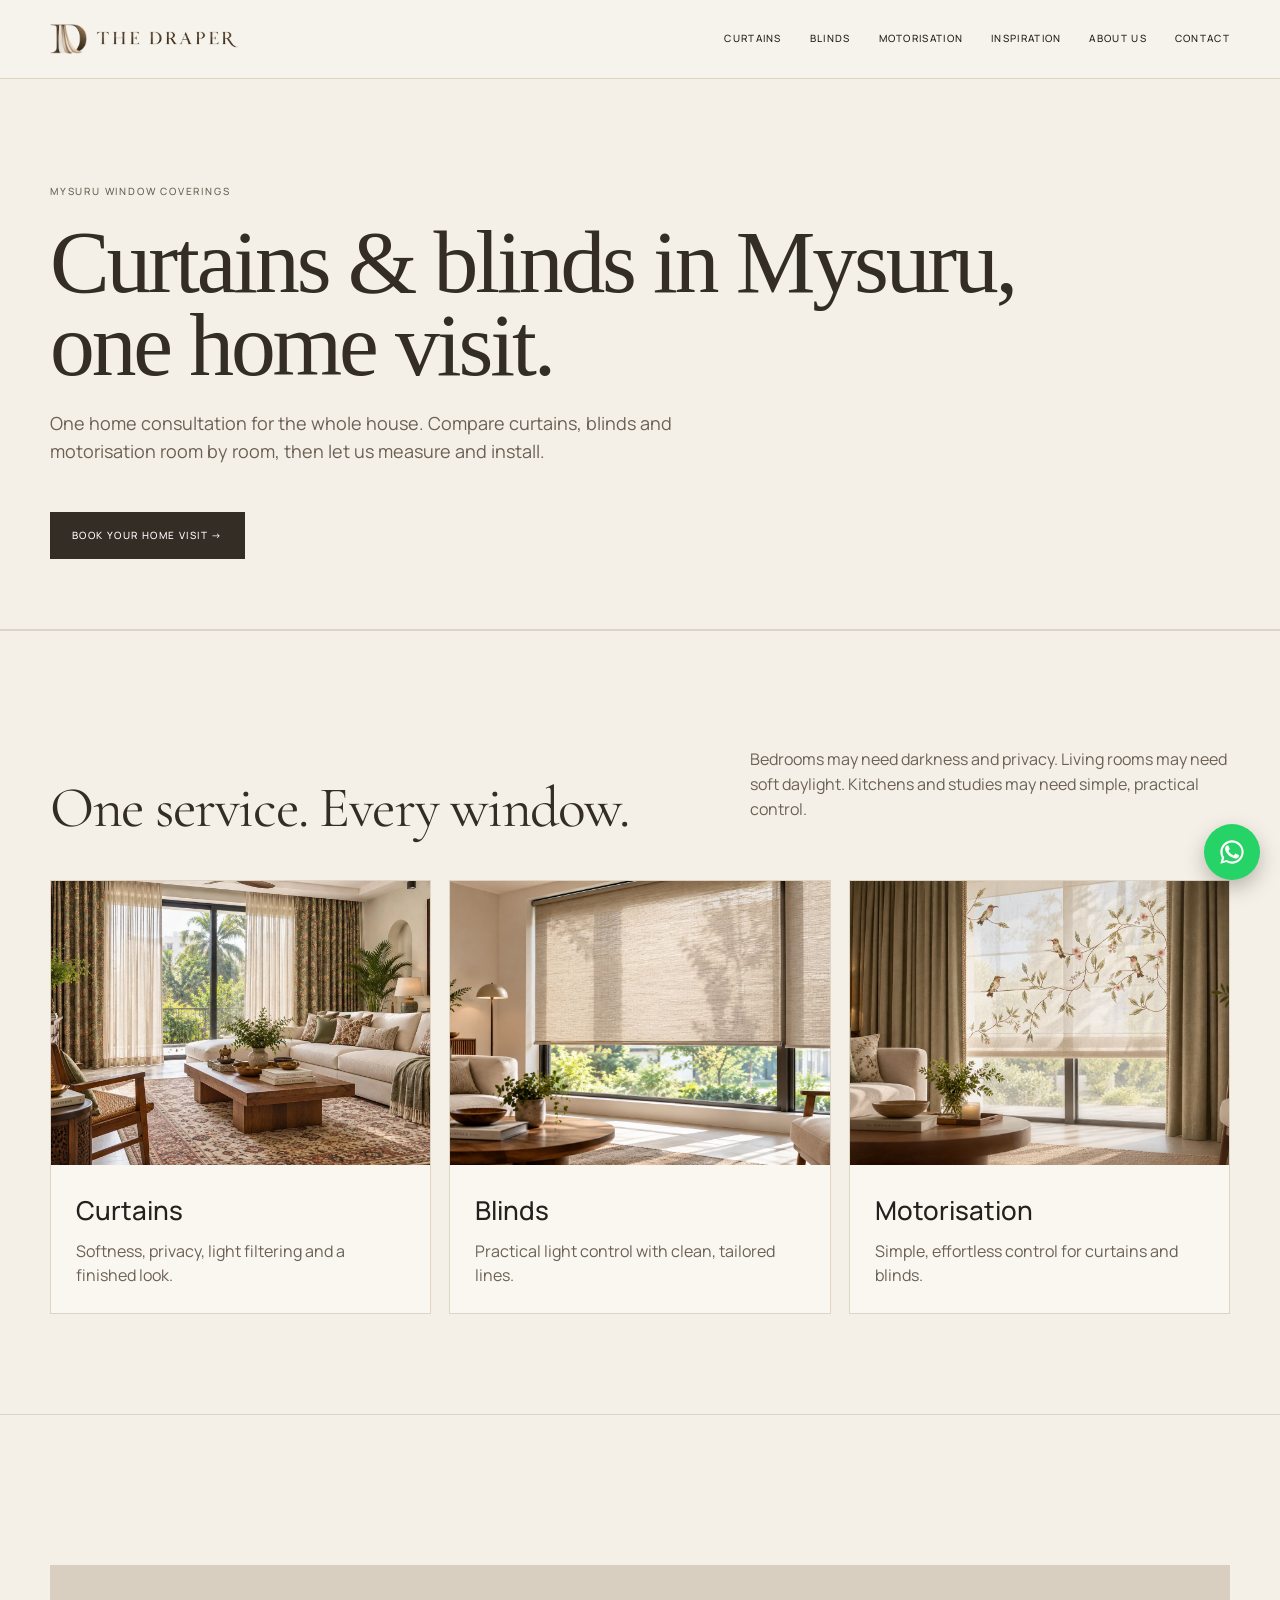
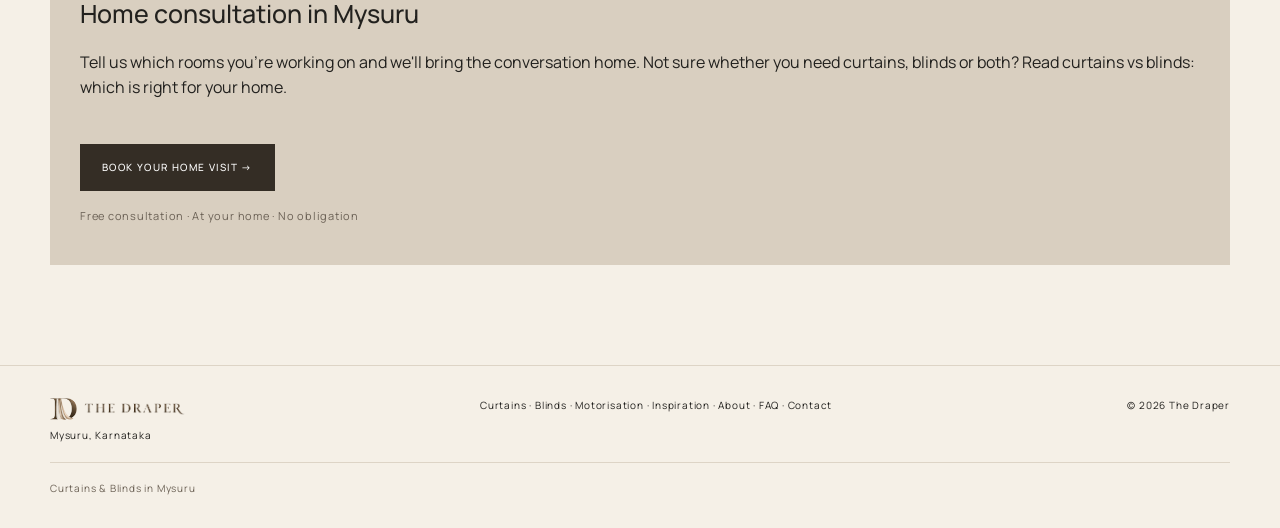
<file: curtain-blinds-mysore.html>
<!doctype html><html lang="en"><head><meta charset="utf-8"><meta name="viewport" content="width=device-width,initial-scale=1"><link rel="icon" type="image/png" href="images/favicon.png"><meta name="theme-color" content="#25231f"><title>Curtains & Blinds in Mysuru | The Draper</title><meta name="description" content="Curtains and blinds in Mysuru with home consultation, made-to-measure service and professional installation."><link rel="canonical" href="https://www.thedraper.in/curtain-blinds-mysore"><meta property="og:type" content="website"><meta property="og:title" content="Curtains &amp; Blinds in Mysuru | The Draper"><meta property="og:description" content="Curtains and blinds in Mysuru with home consultation, made-to-measure service and professional installation."><meta property="og:url" content="https://www.thedraper.in/curtain-blinds-mysore"><meta property="og:image" content="https://www.thedraper.in/images/curtains-living-room.jpg"><meta name="twitter:card" content="summary_large_image"><meta name="twitter:title" content="Curtains &amp; Blinds in Mysuru | The Draper"><meta name="twitter:description" content="Curtains and blinds in Mysuru with home consultation, made-to-measure service and professional installation."><meta name="twitter:image" content="https://www.thedraper.in/images/curtains-living-room.jpg"><link rel="preconnect" href="https://fonts.googleapis.com"><link rel="preconnect" href="https://fonts.gstatic.com" crossorigin><link href="https://fonts.googleapis.com/css2?family=Cormorant+Garamond:wght@400;500;600&family=Manrope:wght@300;400;500;600&display=swap" rel="stylesheet"><link rel="stylesheet" href="style.css"><script type="application/ld+json">{"@context":"https://schema.org","@type":"HomeAndConstructionBusiness","name":"The Draper","description":"Made-to-measure curtains, blinds and window coverings for homes in Mysuru.","telephone":"+919886224170","address":{"@type":"PostalAddress","addressLocality":"Mysuru","addressRegion":"Karnataka","addressCountry":"IN"},"priceRange":"₹₹","areaServed":{"@type":"City","name":"Mysuru","containedInPlace":{"@type":"AdministrativeArea","name":"Karnataka"}},"url":"https://www.thedraper.in/","serviceType":["Curtains","Blinds","Motorisation"]}</script></head><body><header><div class="container nav"><a class="logo" href="index.html"><img class="logo-mark" src="images/logo-icon.png" alt="" width="37" height="30"><img class="logo-word" src="images/logo-wordmark.png" alt="The Draper" width="143" height="17"></a><nav class="navlinks"><a href="curtains.html">CURTAINS</a><a href="blinds.html">BLINDS</a><a href="motorisation.html">MOTORISATION</a><a href="inspiration.html">INSPIRATION</a><a href="about.html">ABOUT US</a><a href="contact.html">CONTACT</a></nav><button class="menu" aria-label="Open menu" aria-expanded="false">☰</button></div><nav class="mobile-nav" aria-label="Mobile navigation"><a href="index.html">HOME</a><a href="curtains.html">CURTAINS</a><a href="blinds.html">BLINDS</a><a href="motorisation.html">MOTORISATION</a><a href="inspiration.html">INSPIRATION</a><a href="about.html">ABOUT US</a><a href="contact.html">CONTACT</a></nav></header><main><section class="pagehero"><div class="container"><div class="eyebrow">Mysuru window coverings</div><h1>Curtains & blinds in Mysuru, one home visit.</h1><p>One home consultation for the whole house. Compare curtains, blinds and motorisation room by room, then let us measure and install.</p><a class="btn" href="contact.html">BOOK YOUR HOME VISIT →</a></div></section><section class="section"><div class="container"><div class="section-head"><h2>One service. Every window.</h2><p class="section-intro">Bedrooms may need darkness and privacy. Living rooms may need soft daylight. Kitchens and studies may need simple, practical control.</p></div><div class="cards"><a class="card" href="curtains.html"><picture><source srcset="images/curtains-living-room.webp" type="image/webp"><img src="images/curtains-living-room.jpg" width="1536" height="1024" alt="Curtains in a bright living room"></picture><div class="card-body"><h3>Curtains</h3><p>Softness, privacy, light filtering and a finished look.</p></div></a><a class="card" href="blinds.html"><img src="images/blinds-roller-shade.jpg" width="1600" height="900" loading="lazy" alt="Window blinds in a modern room"><div class="card-body"><h3>Blinds</h3><p>Practical light control with clean, tailored lines.</p></div></a><a class="card" href="motorisation.html"><img src="images/bedroom-window-treatment.jpg" width="1600" height="900" loading="lazy" alt="Calm bedroom interior"><div class="card-body"><h3>Motorisation</h3><p>Simple, effortless control for curtains and blinds.</p></div></a></div></div></section><section class="section"><div class="container"><div class="localbox"><h3>Home consultation in Mysuru</h3><p>Tell us which rooms you're working on and we'll bring the conversation home. Not sure whether you need curtains, blinds or both? Read <a href="curtains-vs-blinds.html">curtains vs blinds: which is right for your home</a>.</p><a class="btn" href="contact.html">BOOK YOUR HOME VISIT →</a><p class="btn-note">Free consultation · At your home · No obligation</p></div></div></section></main><footer><div class="container footerrow"><div><div class="footer-brand"><img class="logo-mark" src="images/logo-icon.png" alt="" width="27" height="22"><img class="logo-word" src="images/logo-wordmark.png" alt="The Draper" width="101" height="12"></div>Mysuru, Karnataka</div><div><a href="curtains.html">Curtains</a> · <a href="blinds.html">Blinds</a> · <a href="motorisation.html">Motorisation</a> · <a href="inspiration.html">Inspiration</a> · <a href="about.html">About</a> · <a href="faq.html">FAQ</a> · <a href="contact.html">Contact</a></div><div>© 2026 The Draper</div></div><div class="container footer-local"><a href="curtain-blinds-mysore.html">Curtains &amp; Blinds in Mysuru</a></div></footer><a class="whatsapp" href="https://wa.me/919886224170?text=Hi%20The%20Draper%2C%20I%27d%20like%20to%20book%20a%20home%20visit." target="_blank" rel="noopener" aria-label="Chat with The Draper on WhatsApp"><svg viewBox="0 0 24 24" fill="#fff" aria-hidden="true"><path d="M17.472 14.382c-.297-.149-1.758-.867-2.03-.967-.273-.099-.471-.148-.67.15-.197.297-.767.966-.94 1.164-.173.199-.347.223-.644.075-.297-.15-1.255-.463-2.39-1.475-.883-.788-1.48-1.761-1.653-2.059-.173-.297-.018-.458.13-.606.134-.133.298-.347.446-.52.149-.174.198-.298.298-.497.099-.198.05-.371-.025-.52-.075-.149-.669-1.612-.916-2.207-.242-.579-.487-.5-.669-.51-.173-.008-.371-.01-.57-.01-.198 0-.52.074-.792.372-.272.297-1.04 1.016-1.04 2.479 0 1.462 1.065 2.875 1.213 3.074.149.198 2.096 3.2 5.077 4.487.709.306 1.262.489 1.694.625.712.227 1.36.195 1.871.118.571-.085 1.758-.719 2.006-1.413.248-.694.248-1.289.173-1.413-.074-.124-.272-.198-.57-.347z"/><path d="M12.001 2c-5.514 0-10 4.486-10 10 0 1.764.464 3.49 1.345 5.007L2 22l5.117-1.334A9.953 9.953 0 0012 22c5.514 0 10-4.486 10-10S17.515 2 12.001 2zm0 18.15a8.13 8.13 0 01-4.144-1.14l-.297-.176-3.037.792.812-2.958-.192-.304a8.14 8.14 0 01-1.243-4.364c0-4.494 3.656-8.15 8.151-8.15 4.494 0 8.15 3.656 8.15 8.15 0 4.495-3.656 8.15-8.15 8.15z"/></svg></a><script src="script.js"></script></body></html>
</file>
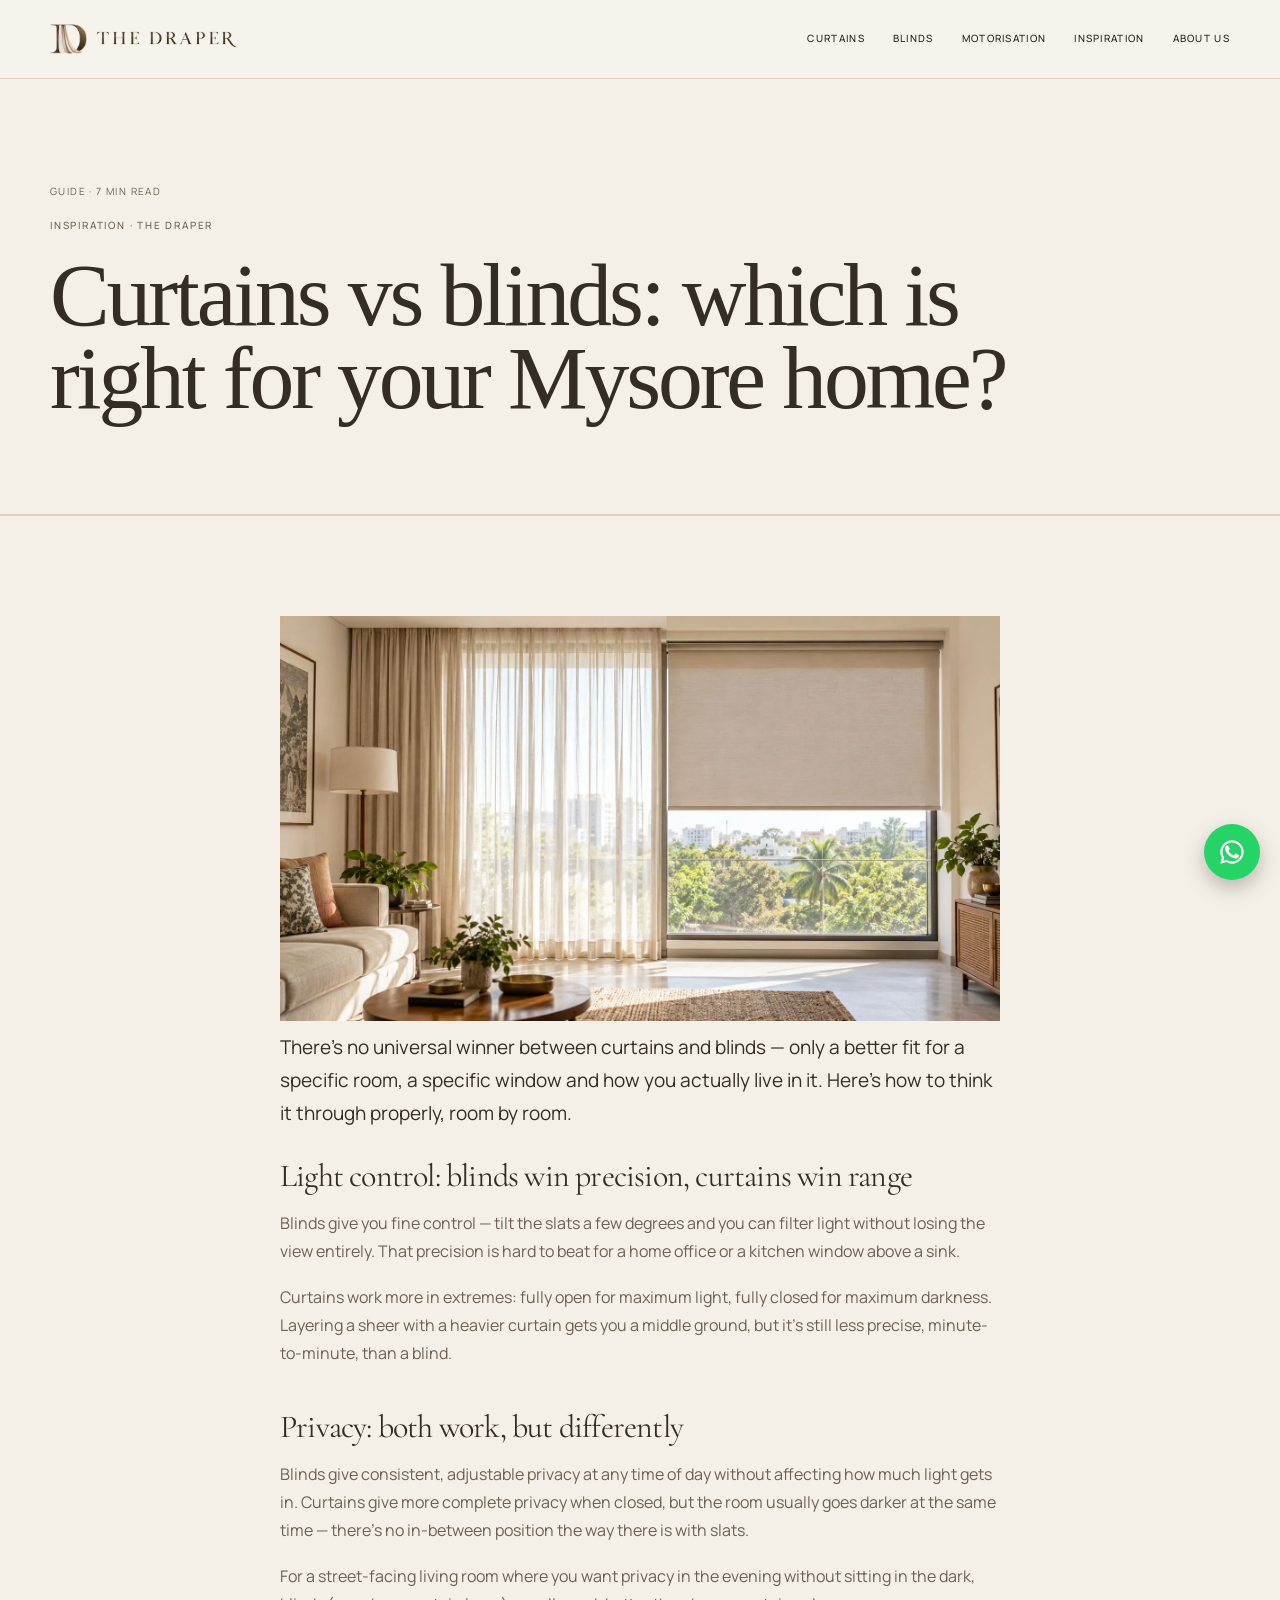
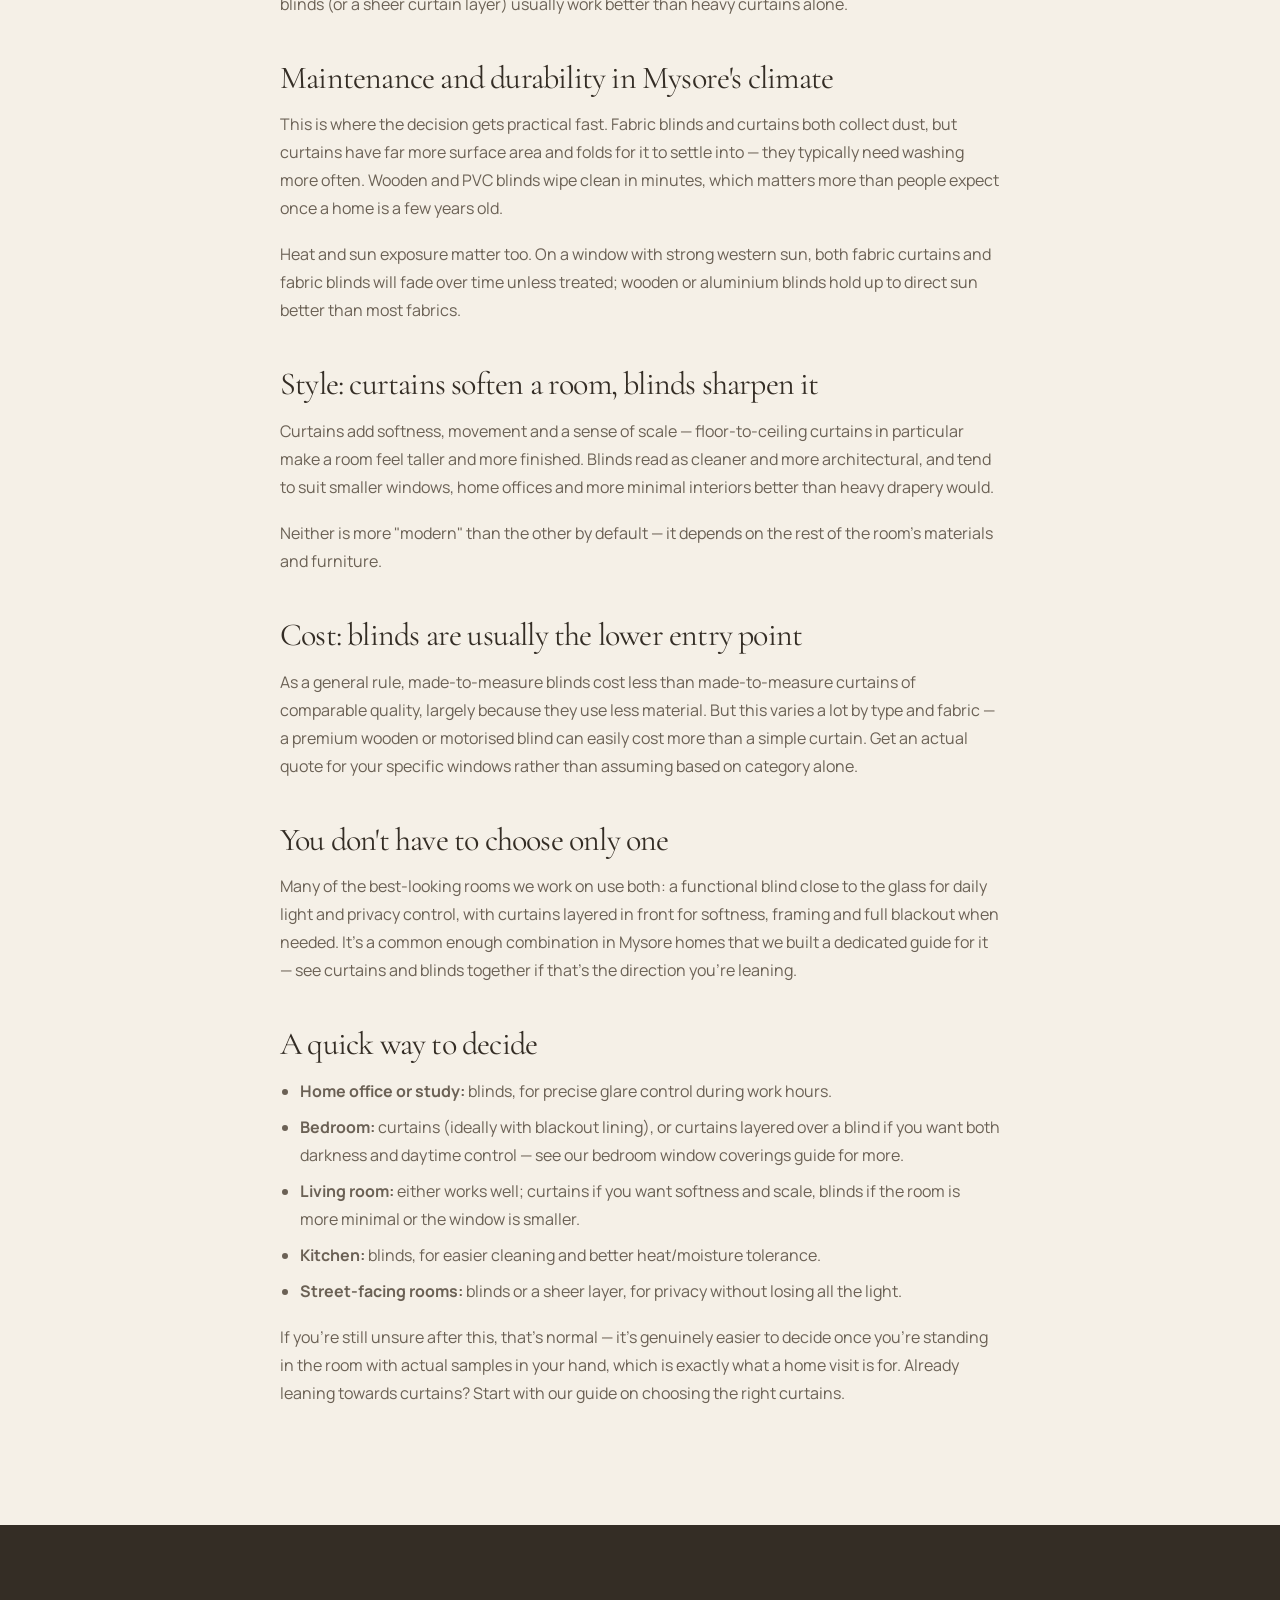
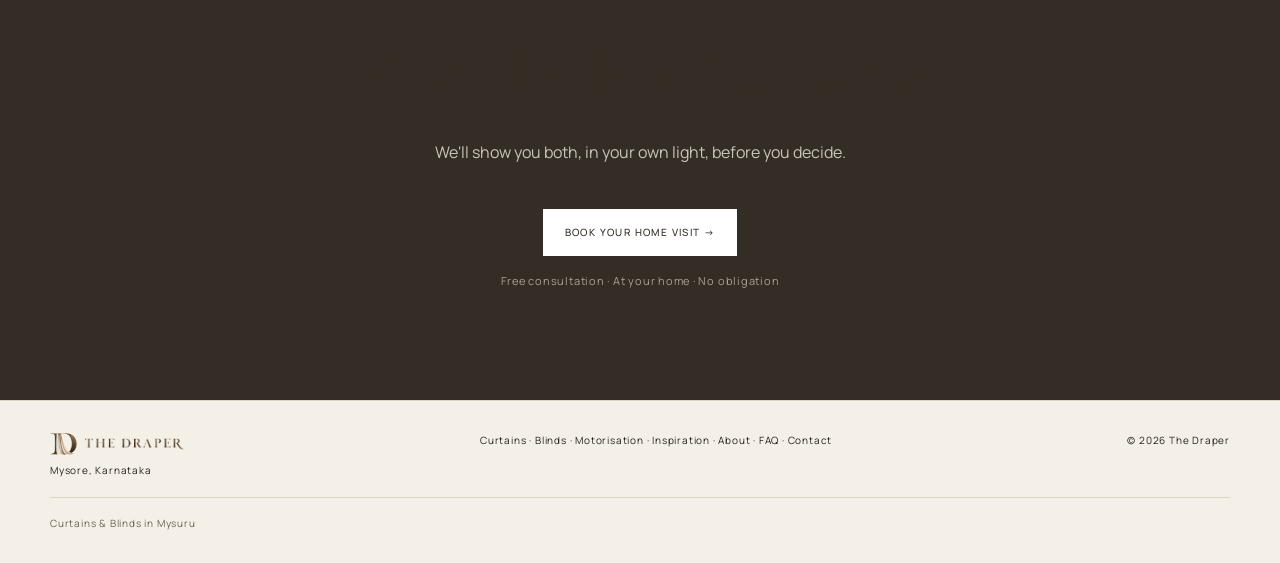
<file: curtains-vs-blinds.html>
<!doctype html><html lang="en"><head><meta charset="utf-8"><meta name="viewport" content="width=device-width,initial-scale=1"><link rel="icon" type="image/png" href="images/favicon.png"><title>Curtains vs Blinds: Which Is Right for Your Mysore Home? | The Draper</title><meta name="description" content="Curtains vs blinds: light control, privacy, maintenance, cost and style compared, so you can choose confidently for your Mysore home."><link rel="canonical" href="https://www.thedraper.in/curtains-vs-blinds"><meta property="og:type" content="website"><meta property="og:title" content="Curtains vs Blinds: Which Is Right for Your Mysore Home? | The Draper"><meta property="og:description" content="Curtains vs blinds: light control, privacy, maintenance, cost and style compared, so you can choose confidently for your Mysore home."><meta property="og:url" content="https://www.thedraper.in/curtains-vs-blinds"><meta property="og:image" content="https://www.thedraper.in/images/curtains-vs-blinds-comparison.jpg"><meta name="twitter:card" content="summary_large_image"><meta name="twitter:title" content="Curtains vs Blinds: Which Is Right for Your Mysore Home? | The Draper"><meta name="twitter:description" content="Curtains vs blinds: light control, privacy, maintenance, cost and style compared, so you can choose confidently for your Mysore home."><meta name="twitter:image" content="https://www.thedraper.in/images/curtains-vs-blinds-comparison.jpg"><link rel="preconnect" href="https://fonts.googleapis.com"><link rel="preconnect" href="https://fonts.gstatic.com" crossorigin><link href="https://fonts.googleapis.com/css2?family=Cormorant+Garamond:wght@400;500;600&family=Manrope:wght@300;400;500;600&display=swap" rel="stylesheet"><link rel="stylesheet" href="style.css"><script type="application/ld+json">{"@context":"https://schema.org","@type":"HomeAndConstructionBusiness","name":"The Draper","description":"Made-to-measure curtains, blinds and window coverings for homes in Mysuru.","telephone":"+919886224170","address":{"@type":"PostalAddress","addressLocality":"Mysuru","addressRegion":"Karnataka","addressCountry":"IN"},"priceRange":"₹₹","areaServed":{"@type":"City","name":"Mysuru","containedInPlace":{"@type":"AdministrativeArea","name":"Karnataka"}},"url":"https://www.thedraper.in/","serviceType":["Curtains","Blinds","Motorisation"]}</script><script type="application/ld+json">{"@context":"https://schema.org","@type":"BlogPosting","headline":"Curtains vs Blinds: Which Is Right for Your Mysore Home?","description":"Curtains vs blinds: light control, privacy, maintenance, cost and style compared, so you can choose confidently for your Mysore home.","image":"https://www.thedraper.in/images/curtains-vs-blinds-comparison.jpg","author":{"@type":"Organization","name":"The Draper"},"publisher":{"@type":"Organization","name":"The Draper"},"datePublished":"2026-09-20","mainEntityOfPage":"https://www.thedraper.in/curtains-vs-blinds"}</script></head><body><header><div class="container nav"><a class="logo" href="index.html"><img class="logo-mark" src="images/logo-icon.png" alt="" width="37" height="30"><img class="logo-word" src="images/logo-wordmark.png" alt="The Draper" width="143" height="17"></a><nav class="navlinks"><a href="curtains.html">CURTAINS</a><a href="blinds.html">BLINDS</a><a href="motorisation.html">MOTORISATION</a><a href="inspiration.html">INSPIRATION</a><a href="about.html">ABOUT US</a></nav><button class="menu" aria-label="Open menu" aria-expanded="false">☰</button></div><nav class="mobile-nav" aria-label="Mobile navigation"><a href="index.html">HOME</a><a href="curtains.html">CURTAINS</a><a href="blinds.html">BLINDS</a><a href="motorisation.html">MOTORISATION</a><a href="inspiration.html">INSPIRATION</a><a href="about.html">ABOUT US</a><a href="contact.html">CONTACT</a></nav></header><main><section class="pagehero"><div class="container"><div class="post-meta">GUIDE · 7 MIN READ</div><div class="eyebrow">Inspiration · The Draper</div><h1>Curtains vs blinds: which is right for your Mysore home?</h1></div></section><section class="section"><div class="container post"><picture><source srcset="images/curtains-vs-blinds-comparison.webp" type="image/webp"><img class="post-hero-img" src="images/curtains-vs-blinds-comparison.jpg" width="1600" height="900" alt="Curtains and a roller blind side by side on the same window"></picture><p class="lede">There's no universal winner between curtains and blinds — only a better fit for a specific room, a specific window and how you actually live in it. Here's how to think it through properly, room by room.</p><h2>Light control: blinds win precision, curtains win range</h2><p>Blinds give you fine control — tilt the slats a few degrees and you can filter light without losing the view entirely. That precision is hard to beat for a home office or a kitchen window above a sink.</p><p>Curtains work more in extremes: fully open for maximum light, fully closed for maximum darkness. Layering a sheer with a heavier curtain gets you a middle ground, but it's still less precise, minute-to-minute, than a blind.</p><h2>Privacy: both work, but differently</h2><p>Blinds give consistent, adjustable privacy at any time of day without affecting how much light gets in. Curtains give more complete privacy when closed, but the room usually goes darker at the same time — there's no in-between position the way there is with slats.</p><p>For a street-facing living room where you want privacy in the evening without sitting in the dark, blinds (or a sheer curtain layer) usually work better than heavy curtains alone.</p><h2>Maintenance and durability in Mysore's climate</h2><p>This is where the decision gets practical fast. Fabric blinds and curtains both collect dust, but curtains have far more surface area and folds for it to settle into — they typically need washing more often. Wooden and PVC blinds wipe clean in minutes, which matters more than people expect once a home is a few years old.</p><p>Heat and sun exposure matter too. On a window with strong western sun, both fabric curtains and fabric blinds will fade over time unless treated; wooden or aluminium blinds hold up to direct sun better than most fabrics.</p><h2>Style: curtains soften a room, blinds sharpen it</h2><p>Curtains add softness, movement and a sense of scale — floor-to-ceiling curtains in particular make a room feel taller and more finished. Blinds read as cleaner and more architectural, and tend to suit smaller windows, home offices and more minimal interiors better than heavy drapery would.</p><p>Neither is more "modern" than the other by default — it depends on the rest of the room's materials and furniture.</p><h2>Cost: blinds are usually the lower entry point</h2><p>As a general rule, made-to-measure blinds cost less than made-to-measure curtains of comparable quality, largely because they use less material. But this varies a lot by type and fabric — a premium wooden or motorised blind can easily cost more than a simple curtain. Get an actual quote for your specific windows rather than assuming based on category alone.</p><h2>You don't have to choose only one</h2><p>Many of the best-looking rooms we work on use both: a functional blind close to the glass for daily light and privacy control, with curtains layered in front for softness, framing and full blackout when needed. It's a common enough combination in Mysore homes that we built a dedicated guide for it — see <a href="curtain-blinds-mysore.html">curtains and blinds together</a> if that's the direction you're leaning.</p><h2>A quick way to decide</h2><ul><li><b>Home office or study:</b> blinds, for precise glare control during work hours.</li><li><b>Bedroom:</b> curtains (ideally with blackout lining), or curtains layered over a blind if you want both darkness and daytime control — see our <a href="best-window-coverings-for-bedrooms.html">bedroom window coverings guide</a> for more.</li><li><b>Living room:</b> either works well; curtains if you want softness and scale, blinds if the room is more minimal or the window is smaller.</li><li><b>Kitchen:</b> blinds, for easier cleaning and better heat/moisture tolerance.</li><li><b>Street-facing rooms:</b> blinds or a sheer layer, for privacy without losing all the light.</li></ul><p>If you're still unsure after this, that's normal — it's genuinely easier to decide once you're standing in the room with actual samples in your hand, which is exactly what a home visit is for. Already leaning towards curtains? Start with our guide on <a href="choosing-the-right-curtains.html">choosing the right curtains</a>.</p></div></section><section class="cta"><h2>Bring the decision home.</h2><p>We'll show you both, in your own light, before you decide.</p><a class="btn" href="contact.html">BOOK YOUR HOME VISIT →</a><p class="btn-note">Free consultation · At your home · No obligation</p></section></main><footer><div class="container footerrow"><div><div class="footer-brand"><img class="logo-mark" src="images/logo-icon.png" alt="" width="27" height="22"><img class="logo-word" src="images/logo-wordmark.png" alt="The Draper" width="101" height="12"></div>Mysore, Karnataka</div><div><a href="curtains.html">Curtains</a> · <a href="blinds.html">Blinds</a> · <a href="motorisation.html">Motorisation</a> · <a href="inspiration.html">Inspiration</a> · <a href="about.html">About</a> · <a href="faq.html">FAQ</a> · <a href="contact.html">Contact</a></div><div>© 2026 The Draper</div></div><div class="container footer-local"><a href="curtain-blinds-mysore.html">Curtains &amp; Blinds in Mysuru</a></div></footer><a class="whatsapp" href="https://wa.me/919886224170?text=Hi%20The%20Draper%2C%20I%27d%20like%20to%20book%20a%20home%20visit." target="_blank" rel="noopener" aria-label="Chat with The Draper on WhatsApp"><svg viewBox="0 0 24 24" fill="#fff" aria-hidden="true"><path d="M17.472 14.382c-.297-.149-1.758-.867-2.03-.967-.273-.099-.471-.148-.67.15-.197.297-.767.966-.94 1.164-.173.199-.347.223-.644.075-.297-.15-1.255-.463-2.39-1.475-.883-.788-1.48-1.761-1.653-2.059-.173-.297-.018-.458.13-.606.134-.133.298-.347.446-.52.149-.174.198-.298.298-.497.099-.198.05-.371-.025-.52-.075-.149-.669-1.612-.916-2.207-.242-.579-.487-.5-.669-.51-.173-.008-.371-.01-.57-.01-.198 0-.52.074-.792.372-.272.297-1.04 1.016-1.04 2.479 0 1.462 1.065 2.875 1.213 3.074.149.198 2.096 3.2 5.077 4.487.709.306 1.262.489 1.694.625.712.227 1.36.195 1.871.118.571-.085 1.758-.719 2.006-1.413.248-.694.248-1.289.173-1.413-.074-.124-.272-.198-.57-.347z"/><path d="M12.001 2c-5.514 0-10 4.486-10 10 0 1.764.464 3.49 1.345 5.007L2 22l5.117-1.334A9.953 9.953 0 0012 22c5.514 0 10-4.486 10-10S17.515 2 12.001 2zm0 18.15a8.13 8.13 0 01-4.144-1.14l-.297-.176-3.037.792.812-2.958-.192-.304a8.14 8.14 0 01-1.243-4.364c0-4.494 3.656-8.15 8.151-8.15 4.494 0 8.15 3.656 8.15 8.15 0 4.495-3.656 8.15-8.15 8.15z"/></svg></a><script src="script.js"></script></body></html>
</file>
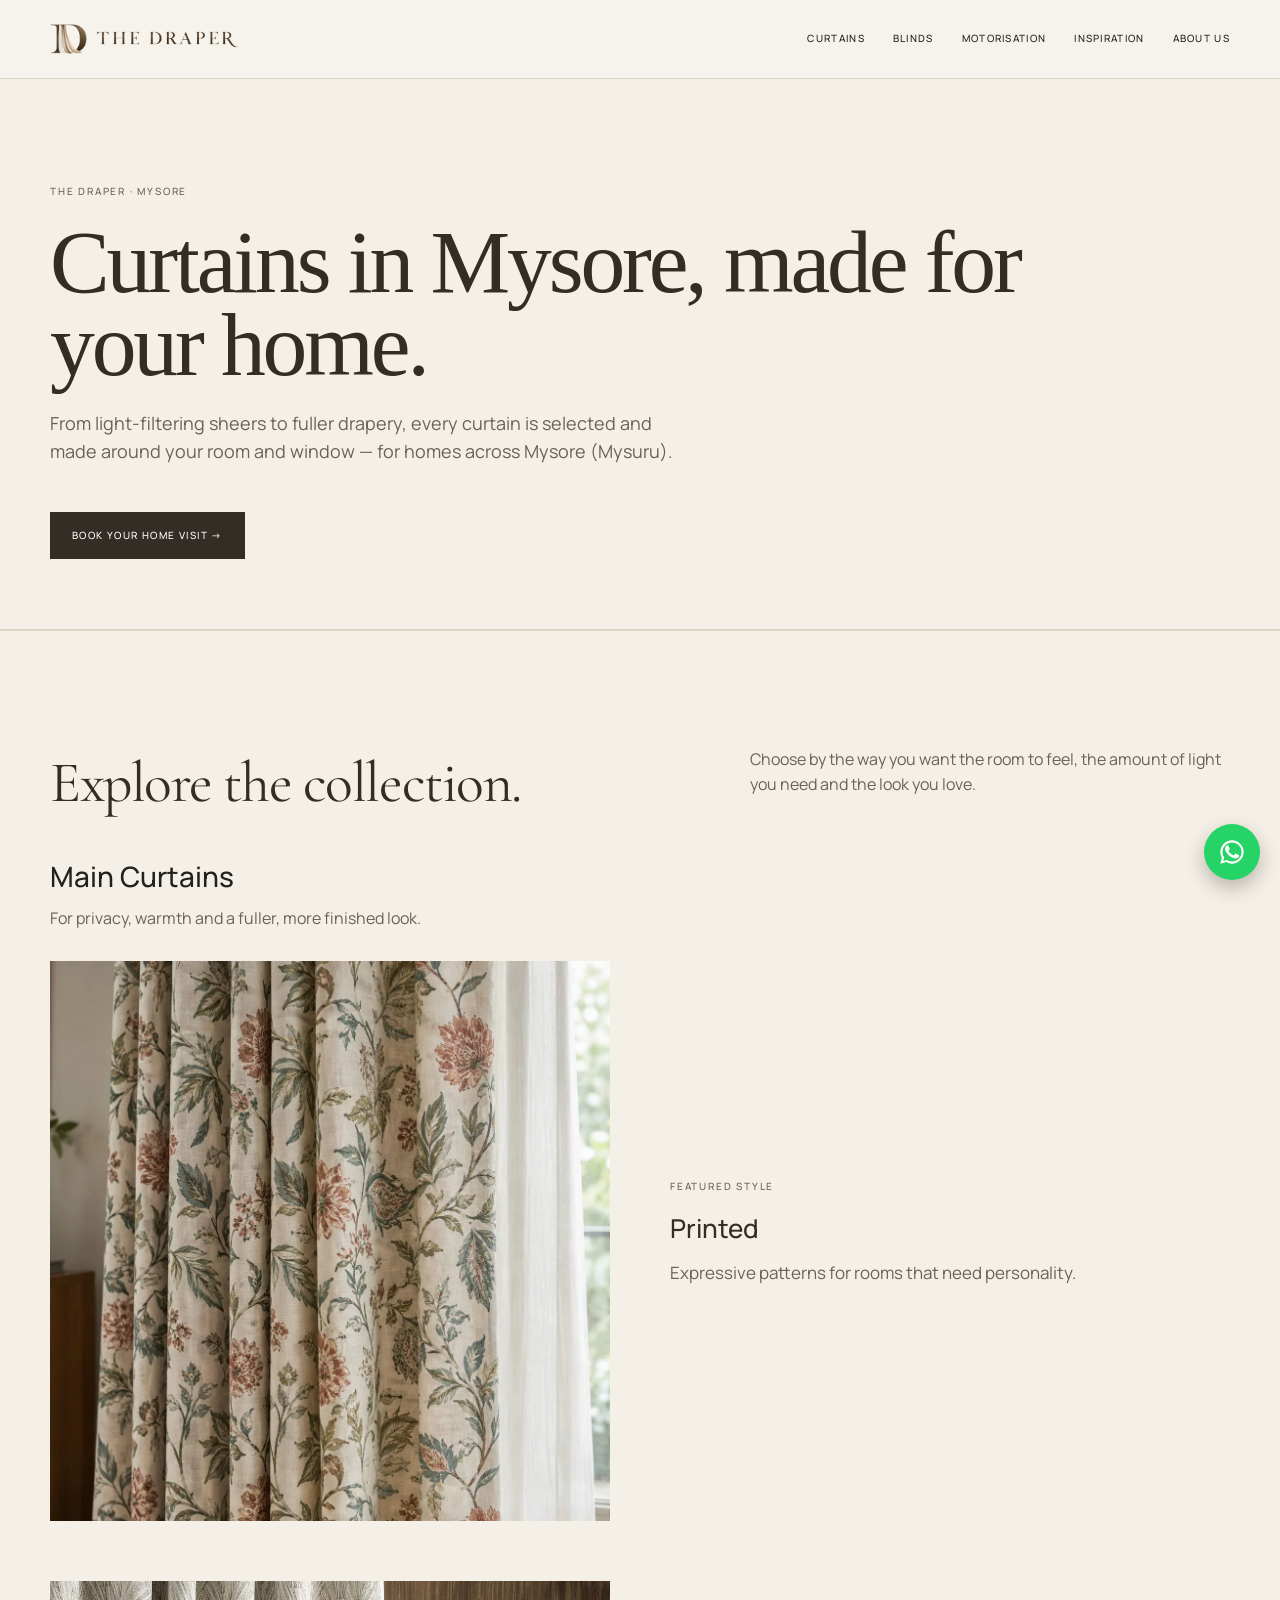
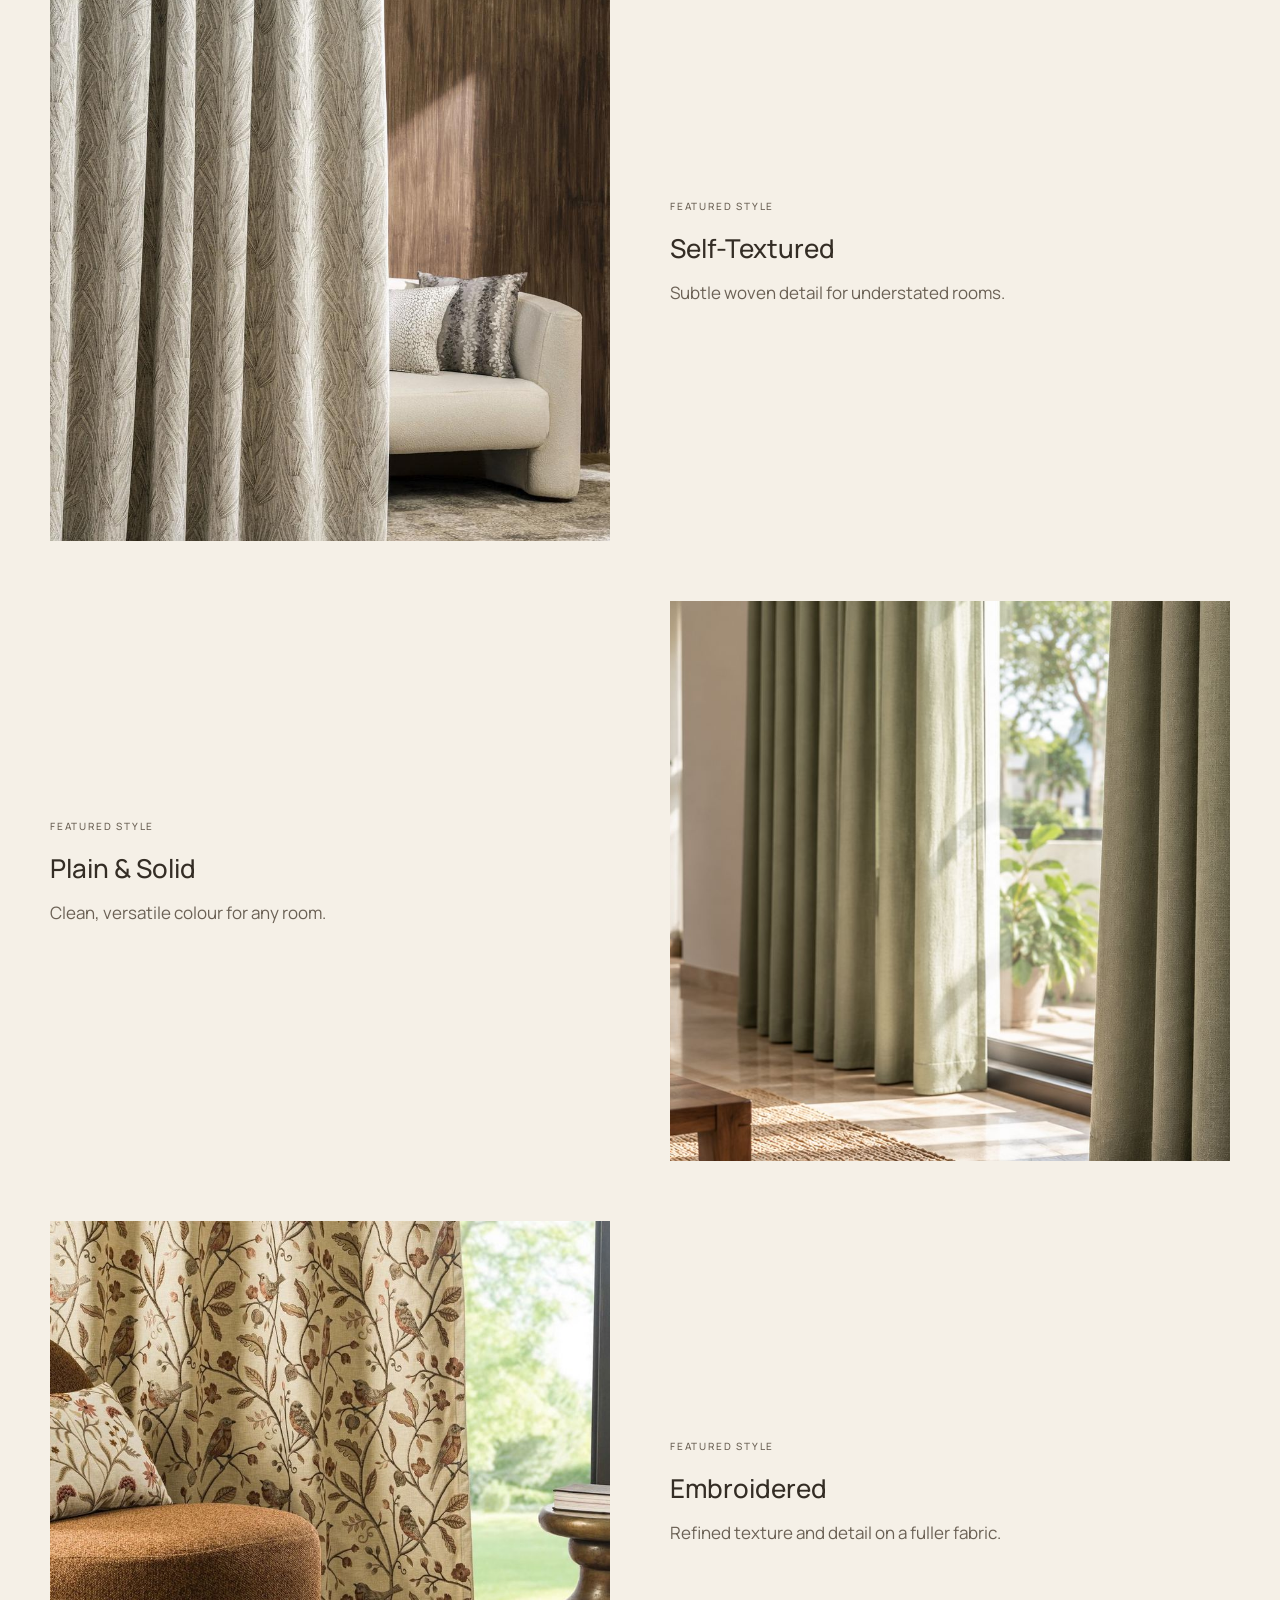
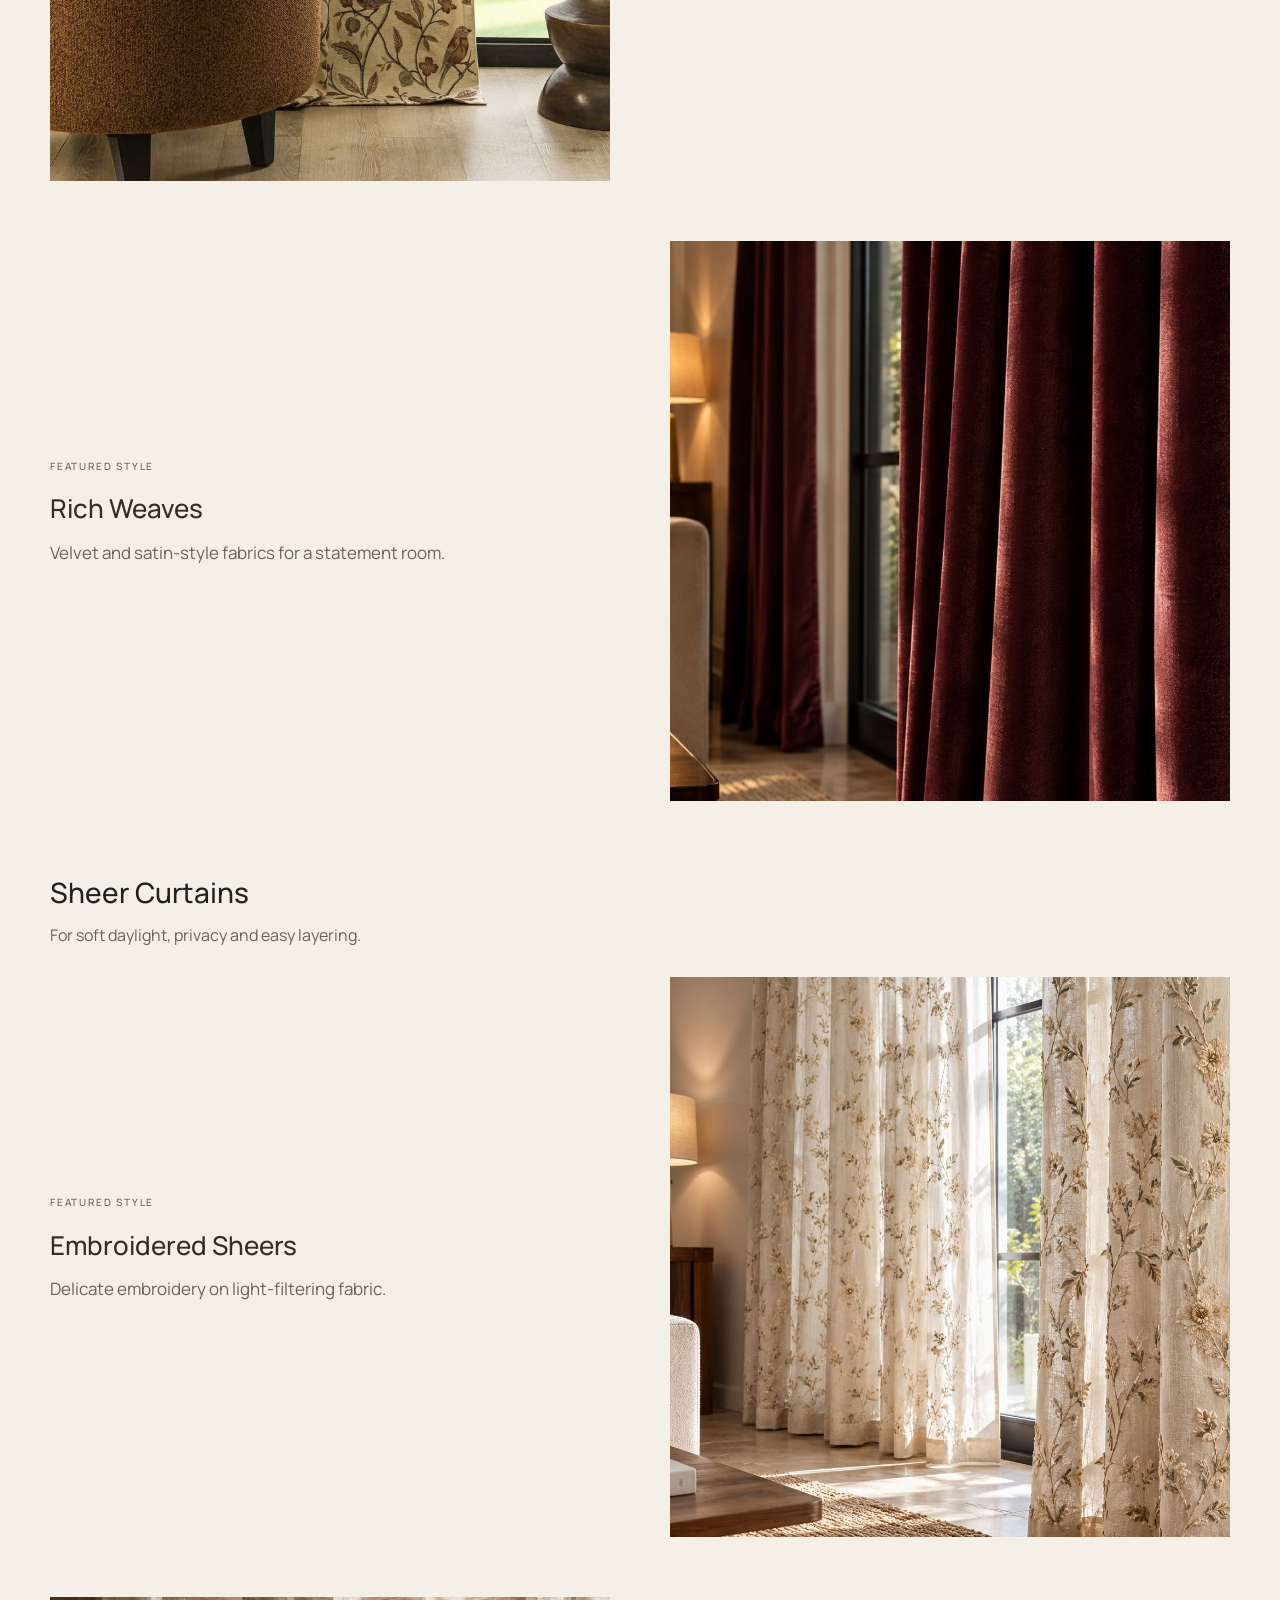
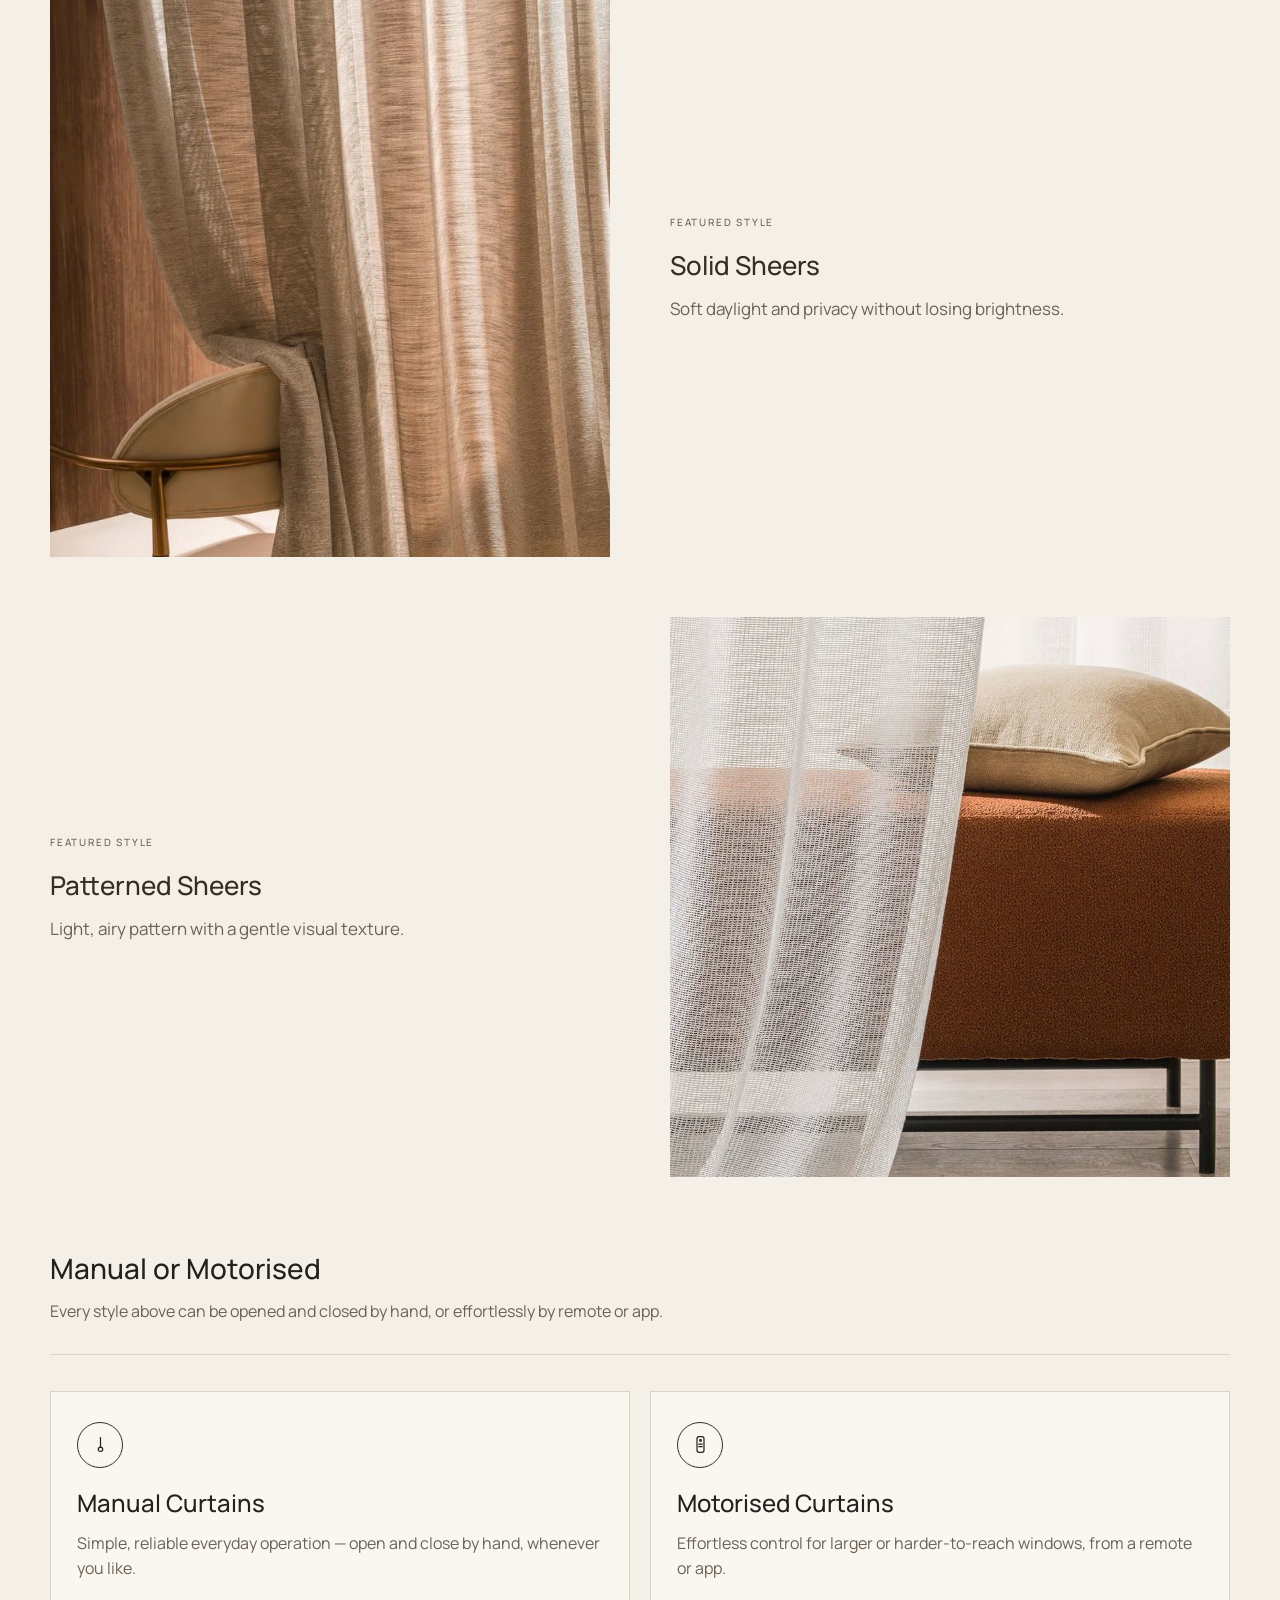
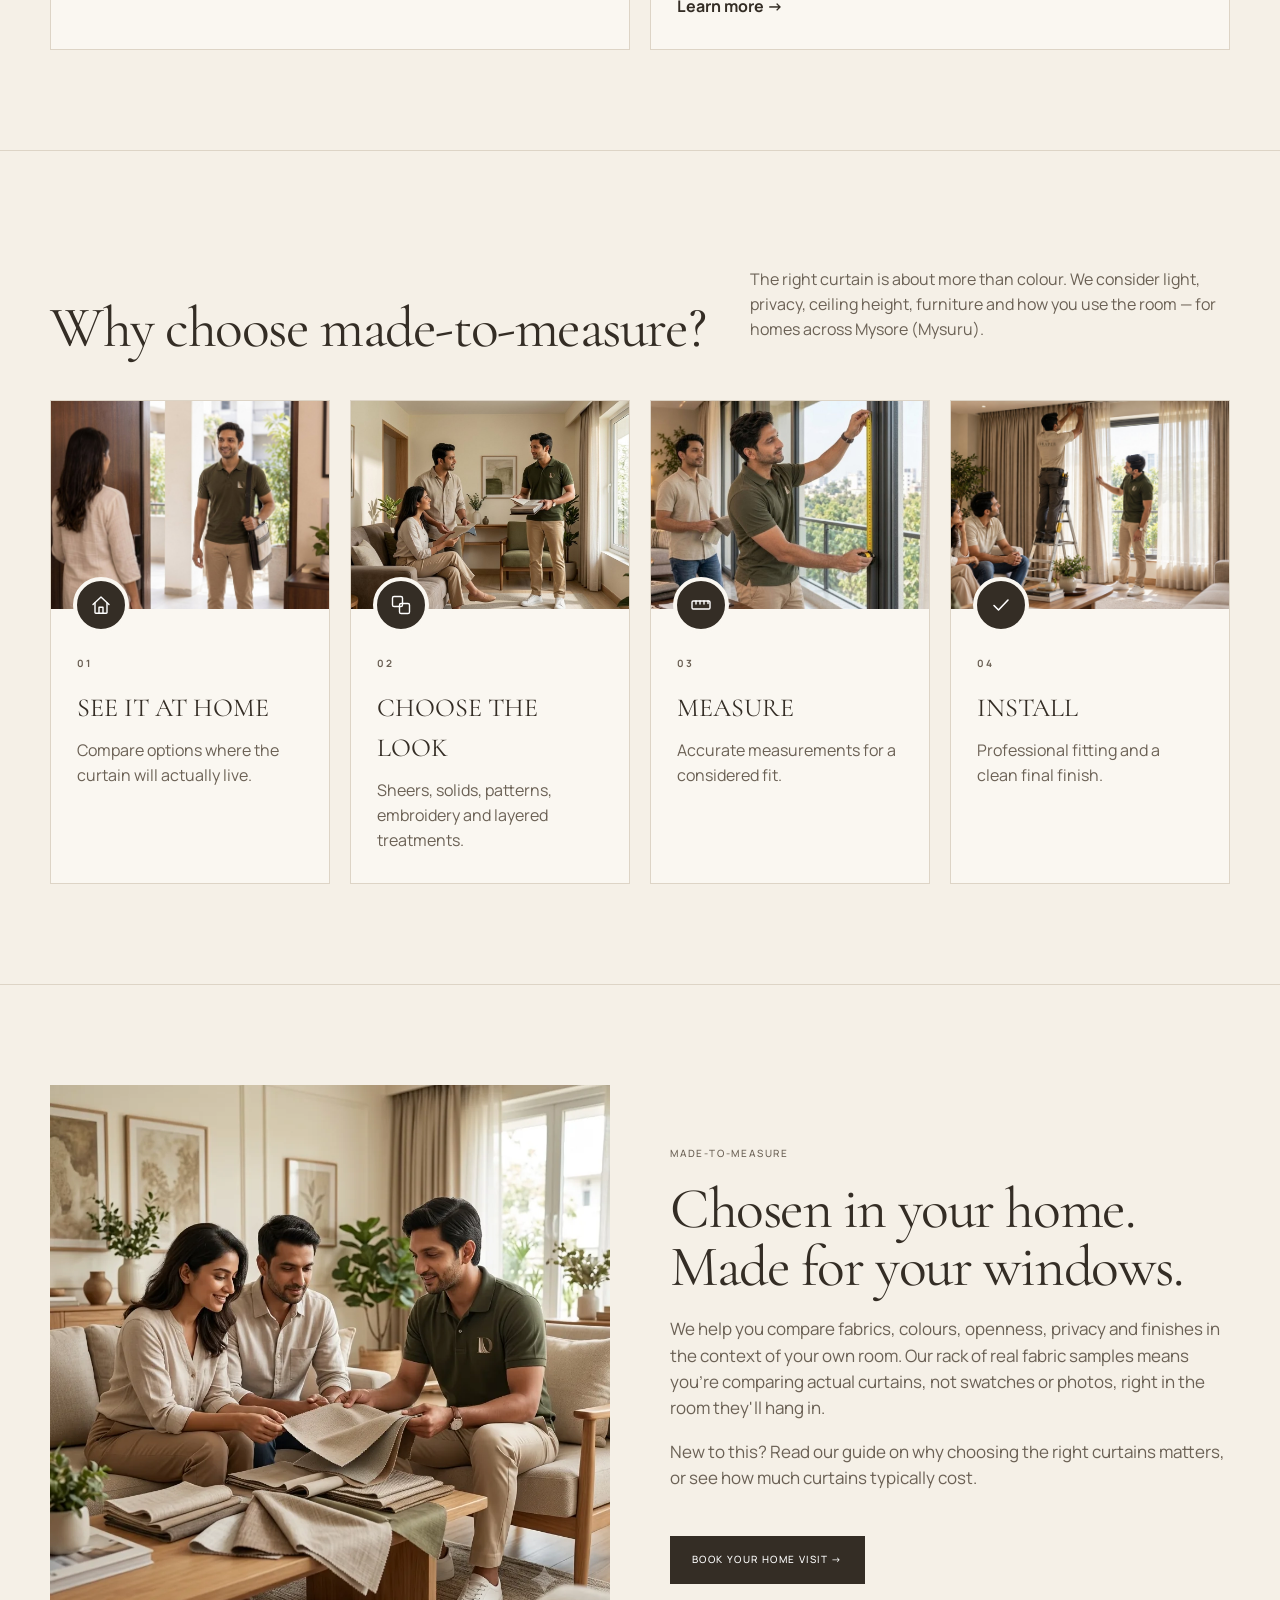
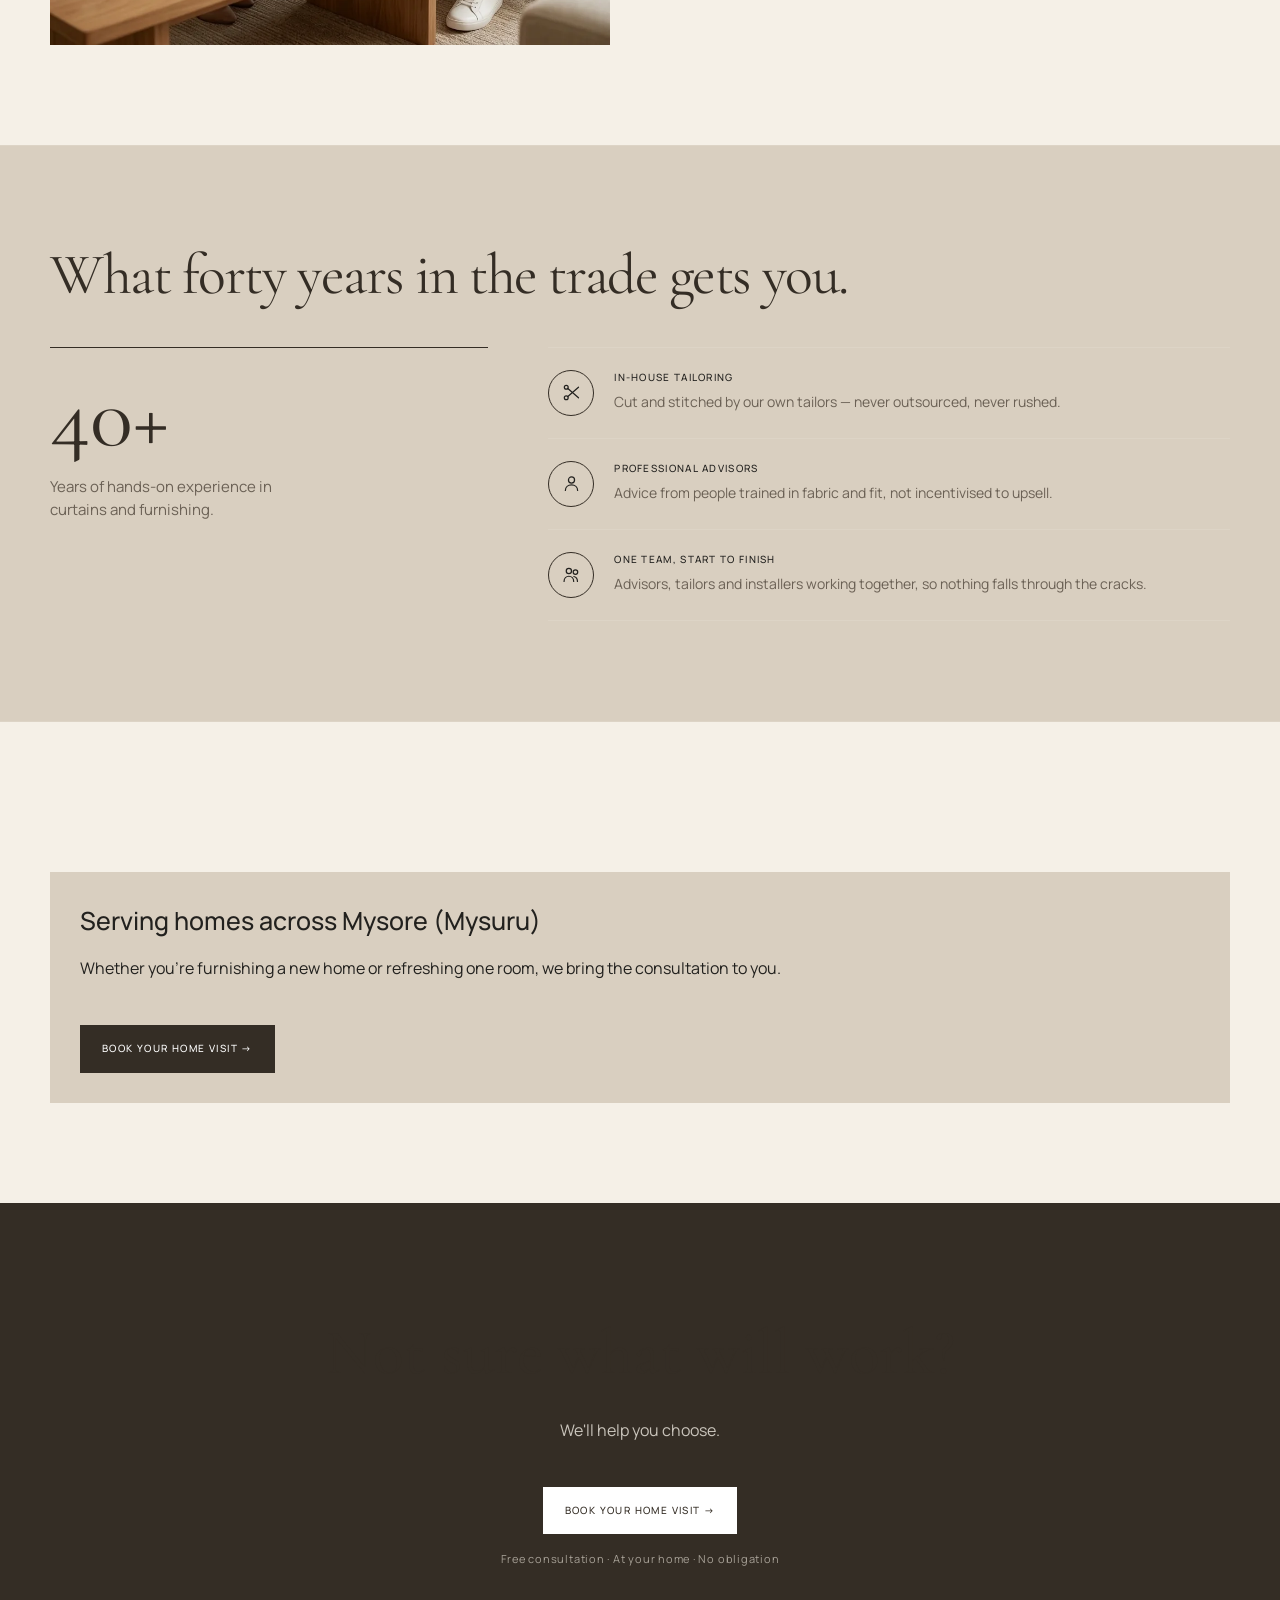
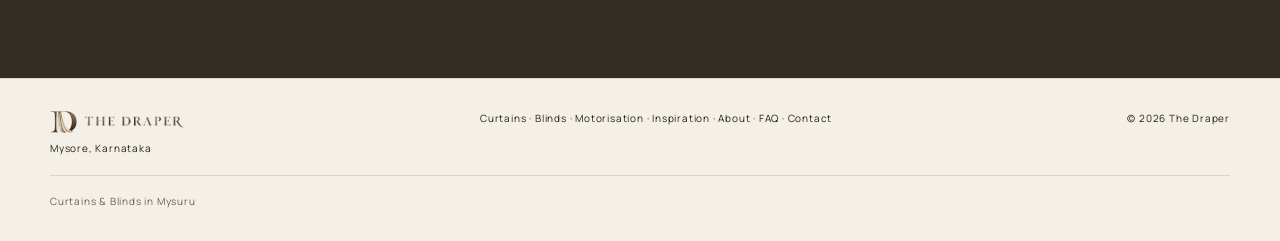
<file: curtains.html>
<!doctype html><html lang="en"><head><meta charset="utf-8"><meta name="viewport" content="width=device-width,initial-scale=1"><link rel="icon" type="image/png" href="images/favicon.png"><title>Made-to-Measure Curtains in Mysore & Mysuru | The Draper</title><meta name="description" content="Made-to-measure curtains for Mysore & Mysuru homes: plain, textured, printed, embroidered and velvet curtains, plus solid, patterned and embroidered sheers. Book a free home visit."><link rel="canonical" href="https://www.thedraper.in/curtains"><meta property="og:type" content="website"><meta property="og:title" content="Made-to-Measure Curtains in Mysore & Mysuru | The Draper"><meta property="og:description" content="Made-to-measure curtains for Mysore & Mysuru homes: plain, textured, printed, embroidered and velvet curtains, plus solid, patterned and embroidered sheers. Book a free home visit."><meta property="og:url" content="https://www.thedraper.in/curtains"><meta property="og:image" content="https://www.thedraper.in/images/curtains-printed-floral.jpg"><meta name="twitter:card" content="summary_large_image"><meta name="twitter:title" content="Made-to-Measure Curtains in Mysore & Mysuru | The Draper"><meta name="twitter:description" content="Made-to-measure curtains for Mysore & Mysuru homes: plain, textured, printed, embroidered and velvet curtains, plus solid, patterned and embroidered sheers. Book a free home visit."><meta name="twitter:image" content="https://www.thedraper.in/images/curtains-printed-floral.jpg"><link rel="preconnect" href="https://fonts.googleapis.com"><link rel="preconnect" href="https://fonts.gstatic.com" crossorigin><link href="https://fonts.googleapis.com/css2?family=Cormorant+Garamond:wght@400;500;600&family=Manrope:wght@300;400;500;600&display=swap" rel="stylesheet"><link rel="stylesheet" href="style.css"><script type="application/ld+json">{"@context":"https://schema.org","@type":"HomeAndConstructionBusiness","name":"The Draper","description":"Made-to-measure curtains for homes in Mysuru, with home consultation and professional installation.","telephone":"+919886224170","address":{"@type":"PostalAddress","addressLocality":"Mysuru","addressRegion":"Karnataka","addressCountry":"IN"},"priceRange":"₹₹","areaServed":{"@type":"City","name":"Mysuru","containedInPlace":{"@type":"AdministrativeArea","name":"Karnataka"}},"url":"https://www.thedraper.in/","serviceType":["Curtains","Blinds","Motorisation"]}</script><script type="application/ld+json">{"@context":"https://schema.org","@type":"Service","serviceType":"Made-to-Measure Curtains","name":"Curtains in Mysore & Mysuru","provider":{"@type":"HomeAndConstructionBusiness","name":"The Draper","telephone":"+919886224170","address":{"@type":"PostalAddress","addressLocality":"Mysuru","addressRegion":"Karnataka","addressCountry":"IN"},"url":"https://www.thedraper.in/"},"areaServed":[{"@type":"City","name":"Mysuru"},{"@type":"City","name":"Mysore"}],"url":"https://www.thedraper.in/curtains"}</script></head><body><header><div class="container nav"><a class="logo" href="index.html"><img class="logo-mark" src="images/logo-icon.png" alt="" width="37" height="30"><img class="logo-word" src="images/logo-wordmark.png" alt="The Draper" width="143" height="17"></a><nav class="navlinks"><a href="curtains.html">CURTAINS</a><a href="blinds.html">BLINDS</a><a href="motorisation.html">MOTORISATION</a><a href="inspiration.html">INSPIRATION</a><a href="about.html">ABOUT US</a></nav><button class="menu" aria-label="Open menu" aria-expanded="false">☰</button></div><nav class="mobile-nav" aria-label="Mobile navigation"><a href="index.html">HOME</a><a href="curtains.html">CURTAINS</a><a href="blinds.html">BLINDS</a><a href="motorisation.html">MOTORISATION</a><a href="inspiration.html">INSPIRATION</a><a href="about.html">ABOUT US</a><a href="contact.html">CONTACT</a></nav></header><main><section class="pagehero"><div class="container"><div class="eyebrow">The Draper · Mysore</div><h1>Curtains in Mysore, made for your home.</h1><p>From light-filtering sheers to fuller drapery, every curtain is selected and made around your room and window — for homes across Mysore (Mysuru).</p><a class="btn" href="contact.html">BOOK YOUR HOME VISIT →</a></div></section><section class="section"><div class="container"><div class="section-head"><h2>Explore the collection.</h2><p class="section-intro">Choose by the way you want the room to feel, the amount of light you need and the look you love.</p></div><div class="type-head"><h3>Main Curtains</h3><p>For privacy, warmth and a fuller, more finished look.</p></div><div class="feature feature-spaced"><picture><source srcset="images/curtains-printed-floral.webp" type="image/webp"><img src="images/curtains-printed-floral.jpg" width="1374" height="1145" alt="Printed floral curtain fabric close-up"></picture><div class="feature-copy"><div class="eyebrow">Featured style</div><h3>Printed</h3><p>Expressive patterns for rooms that need personality.</p></div></div><div class="feature feature-spaced"><img src="images/curtains-self-textured.jpg" width="933" height="1400" loading="lazy" alt="Self-textured woven curtain in a living room"><div class="feature-copy"><div class="eyebrow">Featured style</div><h3>Self-Textured</h3><p>Subtle woven detail for understated rooms.</p></div></div><div class="feature feature-spaced"><div class="feature-copy"><div class="eyebrow">Featured style</div><h3>Plain &amp; Solid</h3><p>Clean, versatile colour for any room.</p></div><img src="images/curtains-plain-solid.jpg" width="1600" height="900" loading="lazy" alt="Solid sage green curtain in a bright living room"></div><div class="feature feature-spaced"><img src="images/curtains-embroidered-main.jpg" width="1600" height="849" loading="lazy" alt="Embroidered bird and floral curtain fabric"><div class="feature-copy"><div class="eyebrow">Featured style</div><h3>Embroidered</h3><p>Refined texture and detail on a fuller fabric.</p></div></div><div class="feature feature-spaced"><div class="feature-copy"><div class="eyebrow">Featured style</div><h3>Rich Weaves</h3><p>Velvet and satin-style fabrics for a statement room.</p></div><img src="images/curtains-rich-weave.jpg" width="1600" height="900" loading="lazy" alt="Rich burgundy velvet curtain in a warm living room"></div><div class="type-head type-head-spaced"><h3>Sheer Curtains</h3><p>For soft daylight, privacy and easy layering.</p></div><div class="feature feature-spaced"><div class="feature-copy"><div class="eyebrow">Featured style</div><h3>Embroidered Sheers</h3><p>Delicate embroidery on light-filtering fabric.</p></div><img src="images/curtains-embroidered-sheer.jpg" width="1536" height="1024" loading="lazy" alt="Embroidered sheer curtain with floral detail"></div><div class="feature feature-spaced"><img src="images/curtains-solid-sheer.jpg" width="700" height="887" loading="lazy" alt="Warm solid sheer curtain tied back beside a chair"><div class="feature-copy"><div class="eyebrow">Featured style</div><h3>Solid Sheers</h3><p>Soft daylight and privacy without losing brightness.</p></div></div><div class="feature feature-spaced"><div class="feature-copy"><div class="eyebrow">Featured style</div><h3>Patterned Sheers</h3><p>Light, airy pattern with a gentle visual texture.</p></div><img src="images/curtains-patterned-sheer.jpg" width="1599" height="849" loading="lazy" alt="Patterned sheer curtain with a woven grid texture"></div><div class="type-head type-head-spaced"><h3>Manual or Motorised</h3><p>Every style above can be opened and closed by hand, or effortlessly by remote or app.</p></div><div class="choice-grid"><div class="choice-card"><div class="choice-icon"><svg viewBox="0 0 24 24" fill="none" stroke="currentColor" stroke-width="1.4" stroke-linecap="round" stroke-linejoin="round"><path d="M12 4v11"/><circle cx="12" cy="17.5" r="2.5"/></svg></div><h4>Manual Curtains</h4><p>Simple, reliable everyday operation — open and close by hand, whenever you like.</p></div><a class="choice-card" href="motorisation.html"><div class="choice-icon"><svg viewBox="0 0 24 24" fill="none" stroke="currentColor" stroke-width="1.4" stroke-linecap="round" stroke-linejoin="round"><rect x="8" y="3" width="8" height="18" rx="2.4"/><circle cx="12" cy="7.3" r="1"/><path d="M10 11.5h4M10 14.5h4"/></svg></div><h4>Motorised Curtains</h4><p>Effortless control for larger or harder-to-reach windows, from a remote or app.</p><span class="choice-link">Learn more →</span></a></div></div></section><section class="section"><div class="container"><div class="section-head"><h2>Why choose made-to-measure?</h2><p class="section-intro">The right curtain is about more than colour. We consider light, privacy, ceiling height, furniture and how you use the room — for homes across Mysore (Mysuru).</p></div><div class="number-grid"><div class="step"><div class="step-media"><img src="images/process-visit.jpg" width="1211" height="880" loading="lazy" alt="The Draper advisor arriving at a customer's home in Mysore for a visit"><div class="step-icon"><svg viewBox="0 0 24 24" fill="none" stroke="currentColor" stroke-width="1.4" stroke-linecap="round" stroke-linejoin="round"><path d="M4 11.5 12 4l8 7.5"/><path d="M6 10v9.5a.8.8 0 0 0 .8.8h10.4a.8.8 0 0 0 .8-.8V10"/><path d="M10 20.3v-6h4v6"/></svg></div></div><div class="step-body"><b>01</b><h3>SEE IT AT HOME</h3><p>Compare options where the curtain will actually live.</p></div></div><div class="step"><div class="step-media"><img src="images/process-design.jpg" width="1376" height="768" loading="lazy" alt="The Draper advisor showing fabric swatches to a couple at home"><div class="step-icon"><svg viewBox="0 0 24 24" fill="none" stroke="currentColor" stroke-width="1.4" stroke-linecap="round" stroke-linejoin="round"><rect x="3.5" y="3.5" width="10" height="10" rx="1.6"/><rect x="10.5" y="10.5" width="10" height="10" rx="1.6"/></svg></div></div><div class="step-body"><b>02</b><h3>CHOOSE THE LOOK</h3><p>Sheers, solids, patterns, embroidery and layered treatments.</p></div></div><div class="step"><div class="step-media"><img src="images/process-measure.jpg" width="1280" height="715" loading="lazy" alt="The Draper advisor precisely measuring a window for made-to-measure curtains"><div class="step-icon"><svg viewBox="0 0 24 24" fill="none" stroke="currentColor" stroke-width="1.4" stroke-linecap="round" stroke-linejoin="round"><rect x="3" y="8" width="18" height="8" rx="1.2"/><path d="M7 8v3M11 8v3M15 8v3M19 8v2.5"/></svg></div></div><div class="step-body"><b>03</b><h3>MEASURE</h3><p>Accurate measurements for a considered fit.</p></div></div><div class="step"><div class="step-media"><img src="images/process-install.jpg" width="1678" height="937" loading="lazy" alt="The Draper installer fitting curtains from a ladder"><div class="step-icon"><svg viewBox="0 0 24 24" fill="none" stroke="currentColor" stroke-width="1.6" stroke-linecap="round" stroke-linejoin="round"><path d="M5 12.5l4.5 4.5L19 7"/></svg></div></div><div class="step-body"><b>04</b><h3>INSTALL</h3><p>Professional fitting and a clean final finish.</p></div></div></div></div></section><section class="section"><div class="container feature"><picture><source srcset="images/the-draper-consultation.webp" type="image/webp"><img src="images/the-draper-consultation.jpg" width="1024" height="1024" loading="lazy" alt="The Draper advisor showing a curtain fabric sample to a couple in their Mysore home"></picture><div class="feature-copy"><div class="eyebrow">Made-to-measure</div><h2>Chosen in your home. Made for your windows.</h2><p>We help you compare fabrics, colours, openness, privacy and finishes in the context of your own room. Our rack of real fabric samples means you're comparing actual curtains, not swatches or photos, right in the room they'll hang in.</p><p>New to this? Read our guide on <a href="choosing-the-right-curtains.html">why choosing the right curtains matters</a>, or see <a href="cost-of-curtains-in-mysore.html">how much curtains typically cost</a>.</p><a class="btn" href="contact.html">BOOK YOUR HOME VISIT →</a></div></div></section><section class="section trust"><div class="container"><div class="section-head"><h2>What forty years in the trade gets you.</h2></div><div class="trust-layout"><div class="trust-stat"><div class="trust-stat-num">40+</div><div class="trust-stat-label">Years of hands-on experience in curtains and furnishing.</div></div><div class="trust-list"><div class="trust-row"><div class="trust-icon"><svg viewBox="0 0 24 24" fill="none" stroke="currentColor" stroke-width="1.4" stroke-linecap="round" stroke-linejoin="round"><circle cx="6" cy="6" r="2.2"/><circle cx="6" cy="18" r="2.2"/><line x1="7.8" y1="7.4" x2="20" y2="18"/><line x1="7.8" y1="16.6" x2="20" y2="6"/></svg></div><div><b>IN-HOUSE TAILORING</b><span>Cut and stitched by our own tailors — never outsourced, never rushed.</span></div></div><div class="trust-row"><div class="trust-icon"><svg viewBox="0 0 24 24" fill="none" stroke="currentColor" stroke-width="1.4" stroke-linecap="round" stroke-linejoin="round"><circle cx="12" cy="8" r="3.5"/><path d="M5 20c0-4 3-6.5 7-6.5s7 2.5 7 6.5"/></svg></div><div><b>PROFESSIONAL ADVISORS</b><span>Advice from people trained in fabric and fit, not incentivised to upsell.</span></div></div><div class="trust-row"><div class="trust-icon"><svg viewBox="0 0 24 24" fill="none" stroke="currentColor" stroke-width="1.4" stroke-linecap="round" stroke-linejoin="round"><circle cx="9" cy="8" r="3"/><circle cx="16.5" cy="9.2" r="2.6"/><path d="M3.5 20c0-3.5 2.5-6 5.5-6s5.5 2.5 5.5 6"/><path d="M14.7 14.3c2.4.5 4.1 2.5 4.1 5.7"/></svg></div><div><b>ONE TEAM, START TO FINISH</b><span>Advisors, tailors and installers working together, so nothing falls through the cracks.</span></div></div></div></div></div></section><section class="section"><div class="container"><div class="localbox"><h3>Serving homes across Mysore (Mysuru)</h3><p>Whether you're furnishing a new home or refreshing one room, we bring the consultation to you.</p><a class="btn" href="contact.html">BOOK YOUR HOME VISIT →</a></div></div></section><section class="cta"><h2>Not sure what will work?</h2><p>We'll help you choose.</p><a class="btn" href="contact.html">BOOK YOUR HOME VISIT →</a><p class="btn-note">Free consultation · At your home · No obligation</p></section></main><footer><div class="container footerrow"><div><div class="footer-brand"><img class="logo-mark" src="images/logo-icon.png" alt="" width="27" height="22"><img class="logo-word" src="images/logo-wordmark.png" alt="The Draper" width="101" height="12"></div>Mysore, Karnataka</div><div><a href="curtains.html">Curtains</a> · <a href="blinds.html">Blinds</a> · <a href="motorisation.html">Motorisation</a> · <a href="inspiration.html">Inspiration</a> · <a href="about.html">About</a> · <a href="faq.html">FAQ</a> · <a href="contact.html">Contact</a></div><div>© 2026 The Draper</div></div><div class="container footer-local"><a href="curtain-blinds-mysore.html">Curtains &amp; Blinds in Mysuru</a></div></footer><a class="whatsapp" href="https://wa.me/919886224170?text=Hi%20The%20Draper%2C%20I%27d%20like%20to%20book%20a%20home%20visit." target="_blank" rel="noopener" aria-label="Chat with The Draper on WhatsApp"><svg viewBox="0 0 24 24" fill="#fff" aria-hidden="true"><path d="M17.472 14.382c-.297-.149-1.758-.867-2.03-.967-.273-.099-.471-.148-.67.15-.197.297-.767.966-.94 1.164-.173.199-.347.223-.644.075-.297-.15-1.255-.463-2.39-1.475-.883-.788-1.48-1.761-1.653-2.059-.173-.297-.018-.458.13-.606.134-.133.298-.347.446-.52.149-.174.198-.298.298-.497.099-.198.05-.371-.025-.52-.075-.149-.669-1.612-.916-2.207-.242-.579-.487-.5-.669-.51-.173-.008-.371-.01-.57-.01-.198 0-.52.074-.792.372-.272.297-1.04 1.016-1.04 2.479 0 1.462 1.065 2.875 1.213 3.074.149.198 2.096 3.2 5.077 4.487.709.306 1.262.489 1.694.625.712.227 1.36.195 1.871.118.571-.085 1.758-.719 2.006-1.413.248-.694.248-1.289.173-1.413-.074-.124-.272-.198-.57-.347z"/><path d="M12.001 2c-5.514 0-10 4.486-10 10 0 1.764.464 3.49 1.345 5.007L2 22l5.117-1.334A9.953 9.953 0 0012 22c5.514 0 10-4.486 10-10S17.515 2 12.001 2zm0 18.15a8.13 8.13 0 01-4.144-1.14l-.297-.176-3.037.792.812-2.958-.192-.304a8.14 8.14 0 01-1.243-4.364c0-4.494 3.656-8.15 8.151-8.15 4.494 0 8.15 3.656 8.15 8.15 0 4.495-3.656 8.15-8.15 8.15z"/></svg></a><script src="script.js"></script></body></html>
</file>
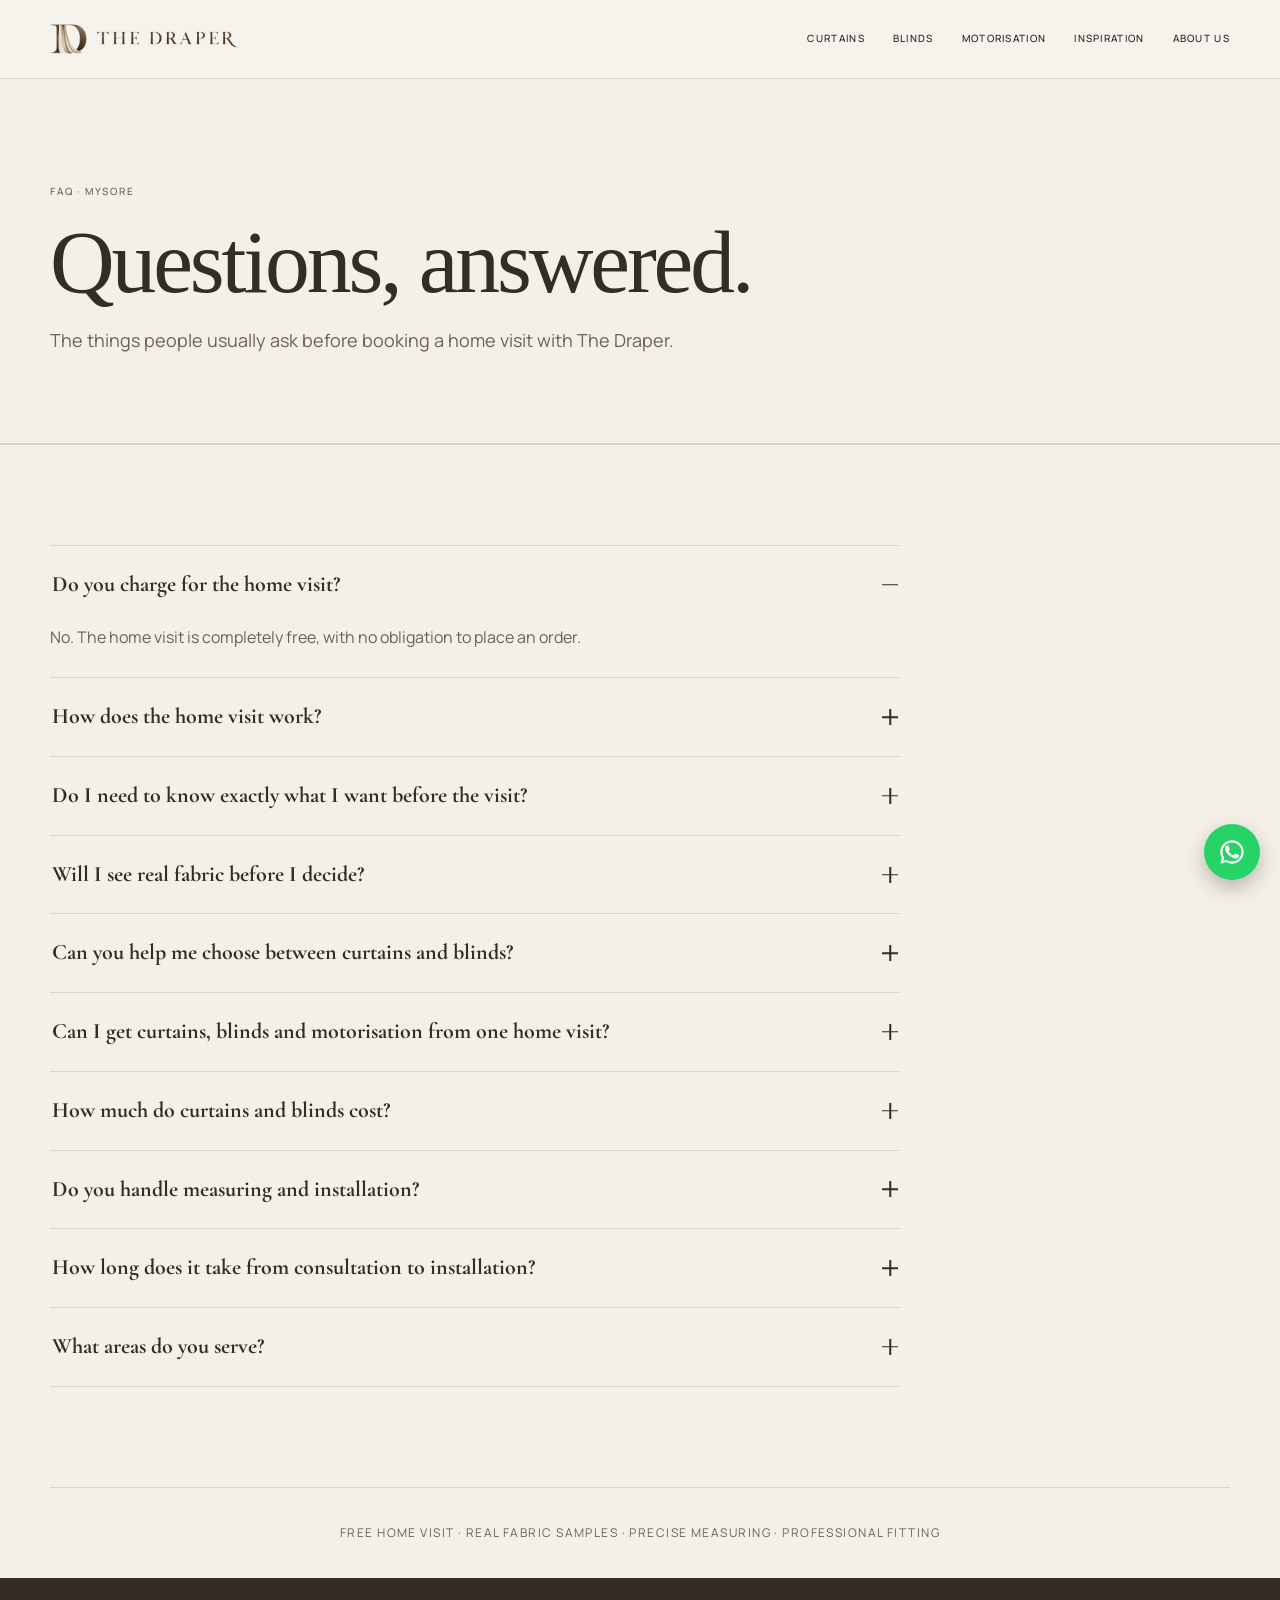
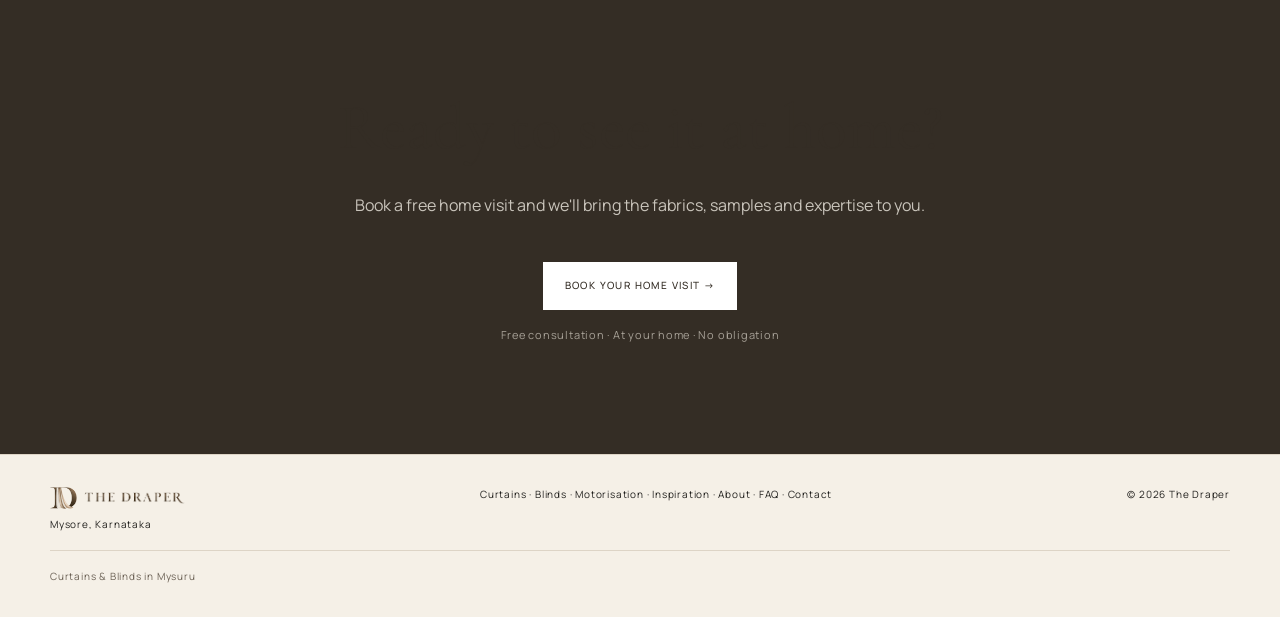
<file: faq.html>
<!doctype html><html lang="en"><head><meta charset="utf-8"><meta name="viewport" content="width=device-width,initial-scale=1"><link rel="icon" type="image/png" href="images/favicon.png"><title>FAQs | Curtains & Blinds in Mysore | The Draper</title><meta name="description" content="FAQs about curtains and blinds from The Draper — how the free home visit works, seeing real fabric samples, pricing and timelines in Mysore (Mysuru)."><link rel="canonical" href="https://www.thedraper.in/faq"><meta property="og:type" content="website"><meta property="og:title" content="FAQs | Curtains & Blinds in Mysore | The Draper"><meta property="og:description" content="FAQs about curtains and blinds from The Draper — how the free home visit works, seeing real fabric samples, pricing and timelines in Mysore (Mysuru)."><meta property="og:url" content="https://www.thedraper.in/faq"><meta property="og:image" content="https://www.thedraper.in/images/the-draper-consultation.jpg"><meta name="twitter:card" content="summary_large_image"><meta name="twitter:title" content="FAQs | Curtains & Blinds in Mysore | The Draper"><meta name="twitter:description" content="FAQs about curtains and blinds from The Draper — how the free home visit works, seeing real fabric samples, pricing and timelines in Mysore (Mysuru)."><meta name="twitter:image" content="https://www.thedraper.in/images/the-draper-consultation.jpg"><link rel="preconnect" href="https://fonts.googleapis.com"><link rel="preconnect" href="https://fonts.gstatic.com" crossorigin><link href="https://fonts.googleapis.com/css2?family=Cormorant+Garamond:wght@400;500;600&family=Manrope:wght@300;400;500;600&display=swap" rel="stylesheet"><link rel="stylesheet" href="style.css"><script type="application/ld+json">{"@context":"https://schema.org","@type":"HomeAndConstructionBusiness","name":"The Draper","description":"Made-to-measure curtains, blinds and window coverings for homes in Mysuru.","telephone":"+919886224170","address":{"@type":"PostalAddress","addressLocality":"Mysuru","addressRegion":"Karnataka","addressCountry":"IN"},"priceRange":"₹₹","areaServed":{"@type":"City","name":"Mysuru","containedInPlace":{"@type":"AdministrativeArea","name":"Karnataka"}},"url":"https://www.thedraper.in/","serviceType":["Curtains","Blinds","Motorisation"]}</script><script type="application/ld+json">{"@context":"https://schema.org","@type":"FAQPage","mainEntity":[{"@type":"Question","name":"Do you charge for the home visit?","acceptedAnswer":{"@type":"Answer","text":"No. The home visit is completely free, with no obligation to place an order."}},{"@type":"Question","name":"How does the home visit work?","acceptedAnswer":{"@type":"Answer","text":"Choose a convenient time and we'll come to your home with fabric samples and product options. We'll understand your space, discuss your requirements, help you choose and take measurements when you're ready."}},{"@type":"Question","name":"Do I need to know exactly what I want before the visit?","acceptedAnswer":{"@type":"Answer","text":"Not at all. Whether you have a clear idea or are starting from scratch, we'll help you choose the right fabrics, styles and window treatments for your space."}},{"@type":"Question","name":"Will I see real fabric before I decide?","acceptedAnswer":{"@type":"Answer","text":"Yes. We bring a portable rack of real fabric samples to your home, so you can compare colours, textures and finishes in your own room and natural light."}},{"@type":"Question","name":"Can you help me choose between curtains and blinds?","acceptedAnswer":{"@type":"Answer","text":"Yes. We'll consider your room, natural light, privacy, style and how you use the space before recommending what works best for your windows."}},{"@type":"Question","name":"Can I get curtains, blinds and motorisation from one home visit?","acceptedAnswer":{"@type":"Answer","text":"Yes. We can plan curtains, blinds and motorisation together, room by room, as part of the same home consultation."}},{"@type":"Question","name":"How much do curtains and blinds cost?","acceptedAnswer":{"@type":"Answer","text":"The cost depends on the size of your windows, fabric, style, lining, mechanism and installation. We'll understand your requirements during the consultation and provide a clear quotation before you place an order."}},{"@type":"Question","name":"Do you handle measuring and installation?","acceptedAnswer":{"@type":"Answer","text":"Yes. We take care of precise window measurements and professional installation from start to finish."}},{"@type":"Question","name":"How long does it take from consultation to installation?","acceptedAnswer":{"@type":"Answer","text":"Typically, 15–20 days from the consultation to installation, depending on the fabric and scope of your order."}},{"@type":"Question","name":"What areas do you serve?","acceptedAnswer":{"@type":"Answer","text":"We currently serve the city of Mysore (Mysuru), Karnataka."}}]}</script></head><body><header><div class="container nav"><a class="logo" href="index.html"><img class="logo-mark" src="images/logo-icon.png" alt="" width="37" height="30"><img class="logo-word" src="images/logo-wordmark.png" alt="The Draper" width="143" height="17"></a><nav class="navlinks"><a href="curtains.html">CURTAINS</a><a href="blinds.html">BLINDS</a><a href="motorisation.html">MOTORISATION</a><a href="inspiration.html">INSPIRATION</a><a href="about.html">ABOUT US</a></nav><button class="menu" aria-label="Open menu" aria-expanded="false">☰</button></div><nav class="mobile-nav" aria-label="Mobile navigation"><a href="index.html">HOME</a><a href="curtains.html">CURTAINS</a><a href="blinds.html">BLINDS</a><a href="motorisation.html">MOTORISATION</a><a href="inspiration.html">INSPIRATION</a><a href="about.html">ABOUT US</a><a href="faq.html">FAQ</a><a href="contact.html">CONTACT</a></nav></header><main><section class="pagehero"><div class="container"><div class="eyebrow">FAQ · Mysore</div><h1>Questions, answered.</h1><p>The things people usually ask before booking a home visit with The Draper.</p></div></section><section class="section"><div class="container"><h2 class="sr-only">Frequently asked questions</h2><div class="faq"><div class="faq-item"><h3><button class="faq-q" aria-expanded="true" aria-controls="faq-a-1" id="faq-q-1"><span>Do you charge for the home visit?</span><span class="faq-icon" aria-hidden="true"></span></button></h3><div class="faq-a is-open" id="faq-a-1"><div><p>No. The home visit is completely free, with no obligation to place an order.</p></div></div></div><div class="faq-item"><h3><button class="faq-q" aria-expanded="false" aria-controls="faq-a-2" id="faq-q-2"><span>How does the home visit work?</span><span class="faq-icon" aria-hidden="true"></span></button></h3><div class="faq-a" id="faq-a-2"><div><p>Choose a convenient time and we'll come to your home with fabric samples and product options. We'll understand your space, discuss your requirements, help you choose and take measurements when you're ready.</p></div></div></div><div class="faq-item"><h3><button class="faq-q" aria-expanded="false" aria-controls="faq-a-3" id="faq-q-3"><span>Do I need to know exactly what I want before the visit?</span><span class="faq-icon" aria-hidden="true"></span></button></h3><div class="faq-a" id="faq-a-3"><div><p>Not at all. Whether you have a clear idea or are starting from scratch, we'll help you choose the right fabrics, styles and window treatments for your space.</p></div></div></div><div class="faq-item"><h3><button class="faq-q" aria-expanded="false" aria-controls="faq-a-4" id="faq-q-4"><span>Will I see real fabric before I decide?</span><span class="faq-icon" aria-hidden="true"></span></button></h3><div class="faq-a" id="faq-a-4"><div><p>Yes. We bring a portable rack of real fabric samples to your home, so you can compare colours, textures and finishes in your own room and natural light.</p></div></div></div><div class="faq-item"><h3><button class="faq-q" aria-expanded="false" aria-controls="faq-a-5" id="faq-q-5"><span>Can you help me choose between curtains and blinds?</span><span class="faq-icon" aria-hidden="true"></span></button></h3><div class="faq-a" id="faq-a-5"><div><p>Yes. We'll consider your room, natural light, privacy, style and how you use the space before recommending what works best for your windows.</p></div></div></div><div class="faq-item"><h3><button class="faq-q" aria-expanded="false" aria-controls="faq-a-6" id="faq-q-6"><span>Can I get curtains, blinds and motorisation from one home visit?</span><span class="faq-icon" aria-hidden="true"></span></button></h3><div class="faq-a" id="faq-a-6"><div><p>Yes. We can plan curtains, blinds and motorisation together, room by room, as part of the same home consultation.</p></div></div></div><div class="faq-item"><h3><button class="faq-q" aria-expanded="false" aria-controls="faq-a-7" id="faq-q-7"><span>How much do curtains and blinds cost?</span><span class="faq-icon" aria-hidden="true"></span></button></h3><div class="faq-a" id="faq-a-7"><div><p>The cost depends on the size of your windows, fabric, style, lining, mechanism and installation. We'll understand your requirements during the consultation and provide a clear quotation before you place an order.</p></div></div></div><div class="faq-item"><h3><button class="faq-q" aria-expanded="false" aria-controls="faq-a-8" id="faq-q-8"><span>Do you handle measuring and installation?</span><span class="faq-icon" aria-hidden="true"></span></button></h3><div class="faq-a" id="faq-a-8"><div><p>Yes. We take care of precise window measurements and professional installation from start to finish.</p></div></div></div><div class="faq-item"><h3><button class="faq-q" aria-expanded="false" aria-controls="faq-a-9" id="faq-q-9"><span>How long does it take from consultation to installation?</span><span class="faq-icon" aria-hidden="true"></span></button></h3><div class="faq-a" id="faq-a-9"><div><p>Typically, 15–20 days from the consultation to installation, depending on the fabric and scope of your order.</p></div></div></div><div class="faq-item"><h3><button class="faq-q" aria-expanded="false" aria-controls="faq-a-10" id="faq-q-10"><span>What areas do you serve?</span><span class="faq-icon" aria-hidden="true"></span></button></h3><div class="faq-a" id="faq-a-10"><div><p>We currently serve the city of Mysore (Mysuru), Karnataka.</p></div></div></div></div></div></section><div class="container reassurance"><p>FREE HOME VISIT · REAL FABRIC SAMPLES · PRECISE MEASURING · PROFESSIONAL FITTING</p></div><section class="cta"><h2>Ready to see it at home?</h2><p>Book a free home visit and we'll bring the fabrics, samples and expertise to you.</p><a class="btn" href="contact.html">BOOK YOUR HOME VISIT →</a><p class="btn-note">Free consultation · At your home · No obligation</p></section></main><footer><div class="container footerrow"><div><div class="footer-brand"><img class="logo-mark" src="images/logo-icon.png" alt="" width="27" height="22"><img class="logo-word" src="images/logo-wordmark.png" alt="The Draper" width="101" height="12"></div>Mysore, Karnataka</div><div><a href="curtains.html">Curtains</a> · <a href="blinds.html">Blinds</a> · <a href="motorisation.html">Motorisation</a> · <a href="inspiration.html">Inspiration</a> · <a href="about.html">About</a> · <a href="faq.html">FAQ</a> · <a href="contact.html">Contact</a></div><div>© 2026 The Draper</div></div><div class="container footer-local"><a href="curtain-blinds-mysore.html">Curtains &amp; Blinds in Mysuru</a></div></footer><a class="whatsapp" href="https://wa.me/919886224170?text=Hi%20The%20Draper%2C%20I%27d%20like%20to%20book%20a%20home%20visit." target="_blank" rel="noopener" aria-label="Chat with The Draper on WhatsApp"><svg viewBox="0 0 24 24" fill="#fff" aria-hidden="true"><path d="M17.472 14.382c-.297-.149-1.758-.867-2.03-.967-.273-.099-.471-.148-.67.15-.197.297-.767.966-.94 1.164-.173.199-.347.223-.644.075-.297-.15-1.255-.463-2.39-1.475-.883-.788-1.48-1.761-1.653-2.059-.173-.297-.018-.458.13-.606.134-.133.298-.347.446-.52.149-.174.198-.298.298-.497.099-.198.05-.371-.025-.52-.075-.149-.669-1.612-.916-2.207-.242-.579-.487-.5-.669-.51-.173-.008-.371-.01-.57-.01-.198 0-.52.074-.792.372-.272.297-1.04 1.016-1.04 2.479 0 1.462 1.065 2.875 1.213 3.074.149.198 2.096 3.2 5.077 4.487.709.306 1.262.489 1.694.625.712.227 1.36.195 1.871.118.571-.085 1.758-.719 2.006-1.413.248-.694.248-1.289.173-1.413-.074-.124-.272-.198-.57-.347z"/><path d="M12.001 2c-5.514 0-10 4.486-10 10 0 1.764.464 3.49 1.345 5.007L2 22l5.117-1.334A9.953 9.953 0 0012 22c5.514 0 10-4.486 10-10S17.515 2 12.001 2zm0 18.15a8.13 8.13 0 01-4.144-1.14l-.297-.176-3.037.792.812-2.958-.192-.304a8.14 8.14 0 01-1.243-4.364c0-4.494 3.656-8.15 8.151-8.15 4.494 0 8.15 3.656 8.15 8.15 0 4.495-3.656 8.15-8.15 8.15z"/></svg></a><script src="script.js"></script></body></html>
</file>
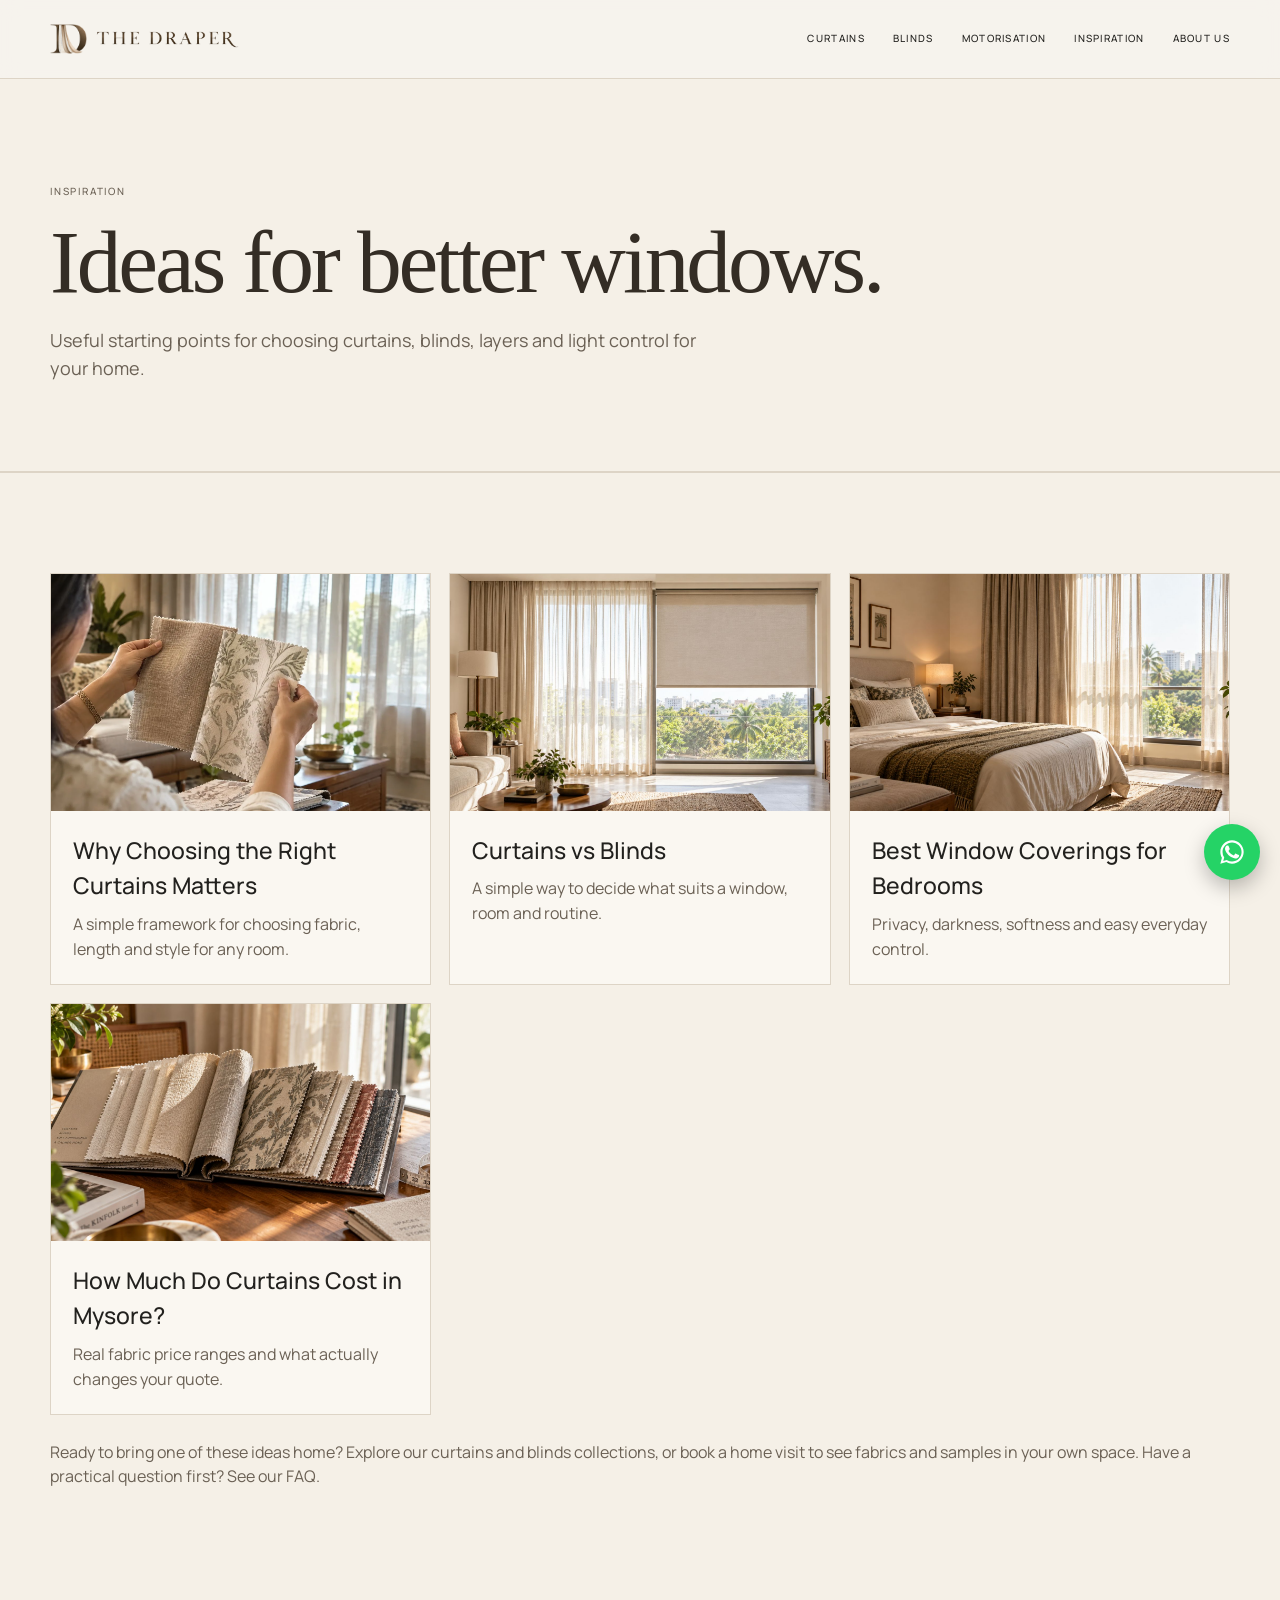
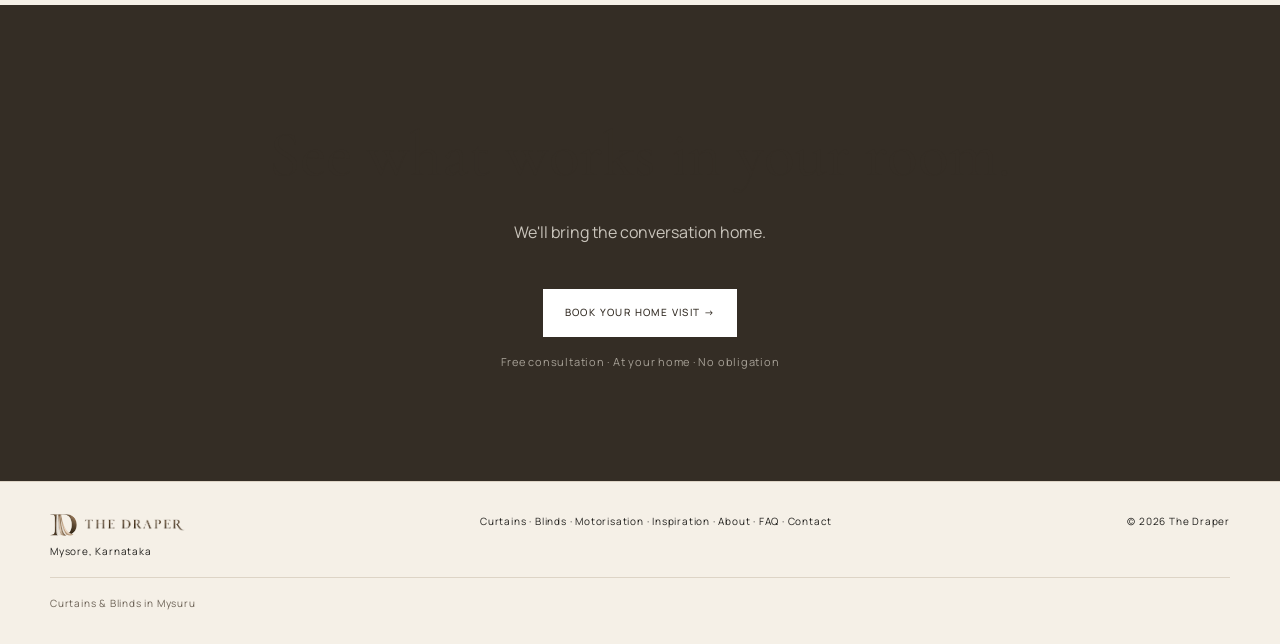
<file: inspiration.html>
<!doctype html><html lang="en"><head><meta charset="utf-8"><meta name="viewport" content="width=device-width,initial-scale=1"><link rel="icon" type="image/png" href="images/favicon.png"><title>Window covering inspiration for Mysore homes | The Draper</title><meta name="description" content="Window covering ideas for Mysore homes: curtains vs blinds, bedroom treatments and styling guidance from The Draper."><link rel="canonical" href="https://www.thedraper.in/inspiration"><meta property="og:type" content="website"><meta property="og:title" content="Window covering inspiration for Mysore homes | The Draper"><meta property="og:description" content="Window covering ideas for Mysore homes: curtains vs blinds, bedroom treatments and styling guidance from The Draper."><meta property="og:url" content="https://www.thedraper.in/inspiration"><meta property="og:image" content="https://www.thedraper.in/images/choosing-curtains-swatches.jpg"><meta name="twitter:card" content="summary_large_image"><meta name="twitter:title" content="Window covering inspiration for Mysore homes | The Draper"><meta name="twitter:description" content="Window covering ideas for Mysore homes: curtains vs blinds, bedroom treatments and styling guidance from The Draper."><meta name="twitter:image" content="https://www.thedraper.in/images/choosing-curtains-swatches.jpg"><link rel="preconnect" href="https://fonts.googleapis.com"><link rel="preconnect" href="https://fonts.gstatic.com" crossorigin><link href="https://fonts.googleapis.com/css2?family=Cormorant+Garamond:wght@400;500;600&family=Manrope:wght@300;400;500;600&display=swap" rel="stylesheet"><link rel="stylesheet" href="style.css"><script type="application/ld+json">{"@context":"https://schema.org","@type":"HomeAndConstructionBusiness","name":"The Draper","description":"Window covering guidance and inspiration for homes in Mysuru.","telephone":"+919886224170","address":{"@type":"PostalAddress","addressLocality":"Mysuru","addressRegion":"Karnataka","addressCountry":"IN"},"priceRange":"₹₹","areaServed":{"@type":"City","name":"Mysuru","containedInPlace":{"@type":"AdministrativeArea","name":"Karnataka"}},"url":"https://www.thedraper.in/","serviceType":["Curtains","Blinds","Motorisation"]}</script></head><body><header><div class="container nav"><a class="logo" href="index.html"><img class="logo-mark" src="images/logo-icon.png" alt="" width="37" height="30"><img class="logo-word" src="images/logo-wordmark.png" alt="The Draper" width="143" height="17"></a><nav class="navlinks"><a href="curtains.html">CURTAINS</a><a href="blinds.html">BLINDS</a><a href="motorisation.html">MOTORISATION</a><a href="inspiration.html">INSPIRATION</a><a href="about.html">ABOUT US</a></nav><button class="menu" aria-label="Open menu" aria-expanded="false">☰</button></div><nav class="mobile-nav" aria-label="Mobile navigation"><a href="index.html">HOME</a><a href="curtains.html">CURTAINS</a><a href="blinds.html">BLINDS</a><a href="motorisation.html">MOTORISATION</a><a href="inspiration.html">INSPIRATION</a><a href="about.html">ABOUT US</a><a href="contact.html">CONTACT</a></nav></header><main><section class="pagehero"><div class="container"><div class="eyebrow">Inspiration</div><h1>Ideas for better windows.</h1><p>Useful starting points for choosing curtains, blinds, layers and light control for your home.</p></div></section><section class="section"><div class="container"><div class="articles"><a class="article" href="choosing-the-right-curtains.html"><picture><source srcset="images/choosing-curtains-swatches.webp" type="image/webp"><img src="images/choosing-curtains-swatches.jpg" width="1600" height="900" alt="Comparing curtain fabric swatches by a sunlit window"></picture><div><h3>Why Choosing the Right Curtains Matters</h3><p>A simple framework for choosing fabric, length and style for any room.</p></div></a><a class="article" href="curtains-vs-blinds.html"><img src="images/curtains-vs-blinds-comparison.jpg" width="1600" height="900" loading="lazy" alt="Curtains and a roller blind side by side on the same window"><div><h3>Curtains vs Blinds</h3><p>A simple way to decide what suits a window, room and routine.</p></div></a><a class="article" href="best-window-coverings-for-bedrooms.html"><img src="images/bedroom-window-coverings.jpg" width="1600" height="900" loading="lazy" alt="Bedroom with layered sheer and curtain over the window"><div><h3>Best Window Coverings for Bedrooms</h3><p>Privacy, darkness, softness and easy everyday control.</p></div></a><a class="article" href="cost-of-curtains-in-mysore.html"><img src="images/curtain-cost-swatch-book.jpg" width="1600" height="900" loading="lazy" alt="Open fabric swatch book showing a range of curtain fabrics"><div><h3>How Much Do Curtains Cost in Mysore?</h3><p>Real fabric price ranges and what actually changes your quote.</p></div></a></div><p class="section-note">Ready to bring one of these ideas home? Explore our <a href="curtains.html">curtains</a> and <a href="blinds.html">blinds</a> collections, or book a home visit to see fabrics and samples in your own space. Have a practical question first? See our <a href="faq.html">FAQ</a>.</p></div></section><section class="cta"><h2>See what works in your room.</h2><p>We'll bring the conversation home.</p><a class="btn" href="contact.html">BOOK YOUR HOME VISIT →</a><p class="btn-note">Free consultation · At your home · No obligation</p></section></main><footer><div class="container footerrow"><div><div class="footer-brand"><img class="logo-mark" src="images/logo-icon.png" alt="" width="27" height="22"><img class="logo-word" src="images/logo-wordmark.png" alt="The Draper" width="101" height="12"></div>Mysore, Karnataka</div><div><a href="curtains.html">Curtains</a> · <a href="blinds.html">Blinds</a> · <a href="motorisation.html">Motorisation</a> · <a href="inspiration.html">Inspiration</a> · <a href="about.html">About</a> · <a href="faq.html">FAQ</a> · <a href="contact.html">Contact</a></div><div>© 2026 The Draper</div></div><div class="container footer-local"><a href="curtain-blinds-mysore.html">Curtains &amp; Blinds in Mysuru</a></div></footer><a class="whatsapp" href="https://wa.me/919886224170?text=Hi%20The%20Draper%2C%20I%27d%20like%20to%20book%20a%20home%20visit." target="_blank" rel="noopener" aria-label="Chat with The Draper on WhatsApp"><svg viewBox="0 0 24 24" fill="#fff" aria-hidden="true"><path d="M17.472 14.382c-.297-.149-1.758-.867-2.03-.967-.273-.099-.471-.148-.67.15-.197.297-.767.966-.94 1.164-.173.199-.347.223-.644.075-.297-.15-1.255-.463-2.39-1.475-.883-.788-1.48-1.761-1.653-2.059-.173-.297-.018-.458.13-.606.134-.133.298-.347.446-.52.149-.174.198-.298.298-.497.099-.198.05-.371-.025-.52-.075-.149-.669-1.612-.916-2.207-.242-.579-.487-.5-.669-.51-.173-.008-.371-.01-.57-.01-.198 0-.52.074-.792.372-.272.297-1.04 1.016-1.04 2.479 0 1.462 1.065 2.875 1.213 3.074.149.198 2.096 3.2 5.077 4.487.709.306 1.262.489 1.694.625.712.227 1.36.195 1.871.118.571-.085 1.758-.719 2.006-1.413.248-.694.248-1.289.173-1.413-.074-.124-.272-.198-.57-.347z"/><path d="M12.001 2c-5.514 0-10 4.486-10 10 0 1.764.464 3.49 1.345 5.007L2 22l5.117-1.334A9.953 9.953 0 0012 22c5.514 0 10-4.486 10-10S17.515 2 12.001 2zm0 18.15a8.13 8.13 0 01-4.144-1.14l-.297-.176-3.037.792.812-2.958-.192-.304a8.14 8.14 0 01-1.243-4.364c0-4.494 3.656-8.15 8.151-8.15 4.494 0 8.15 3.656 8.15 8.15 0 4.495-3.656 8.15-8.15 8.15z"/></svg></a><script src="script.js"></script></body></html>
</file>
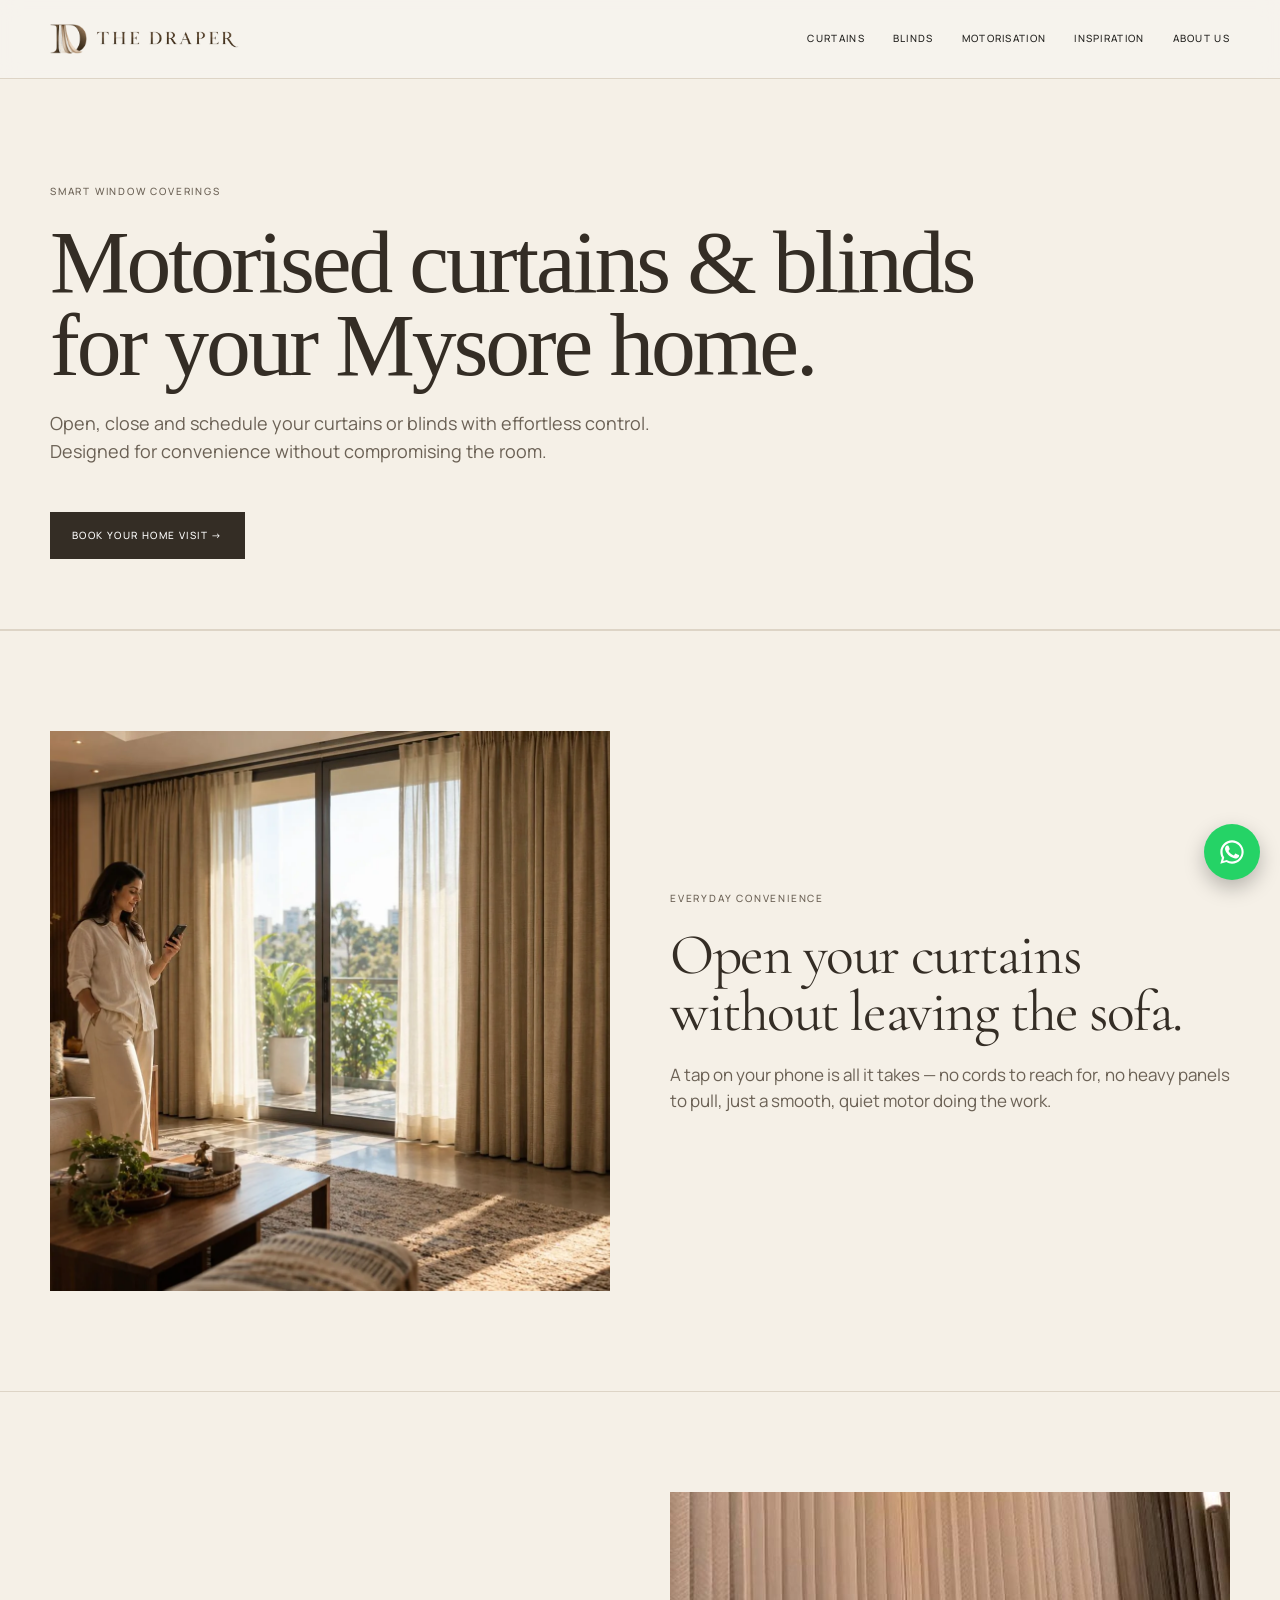
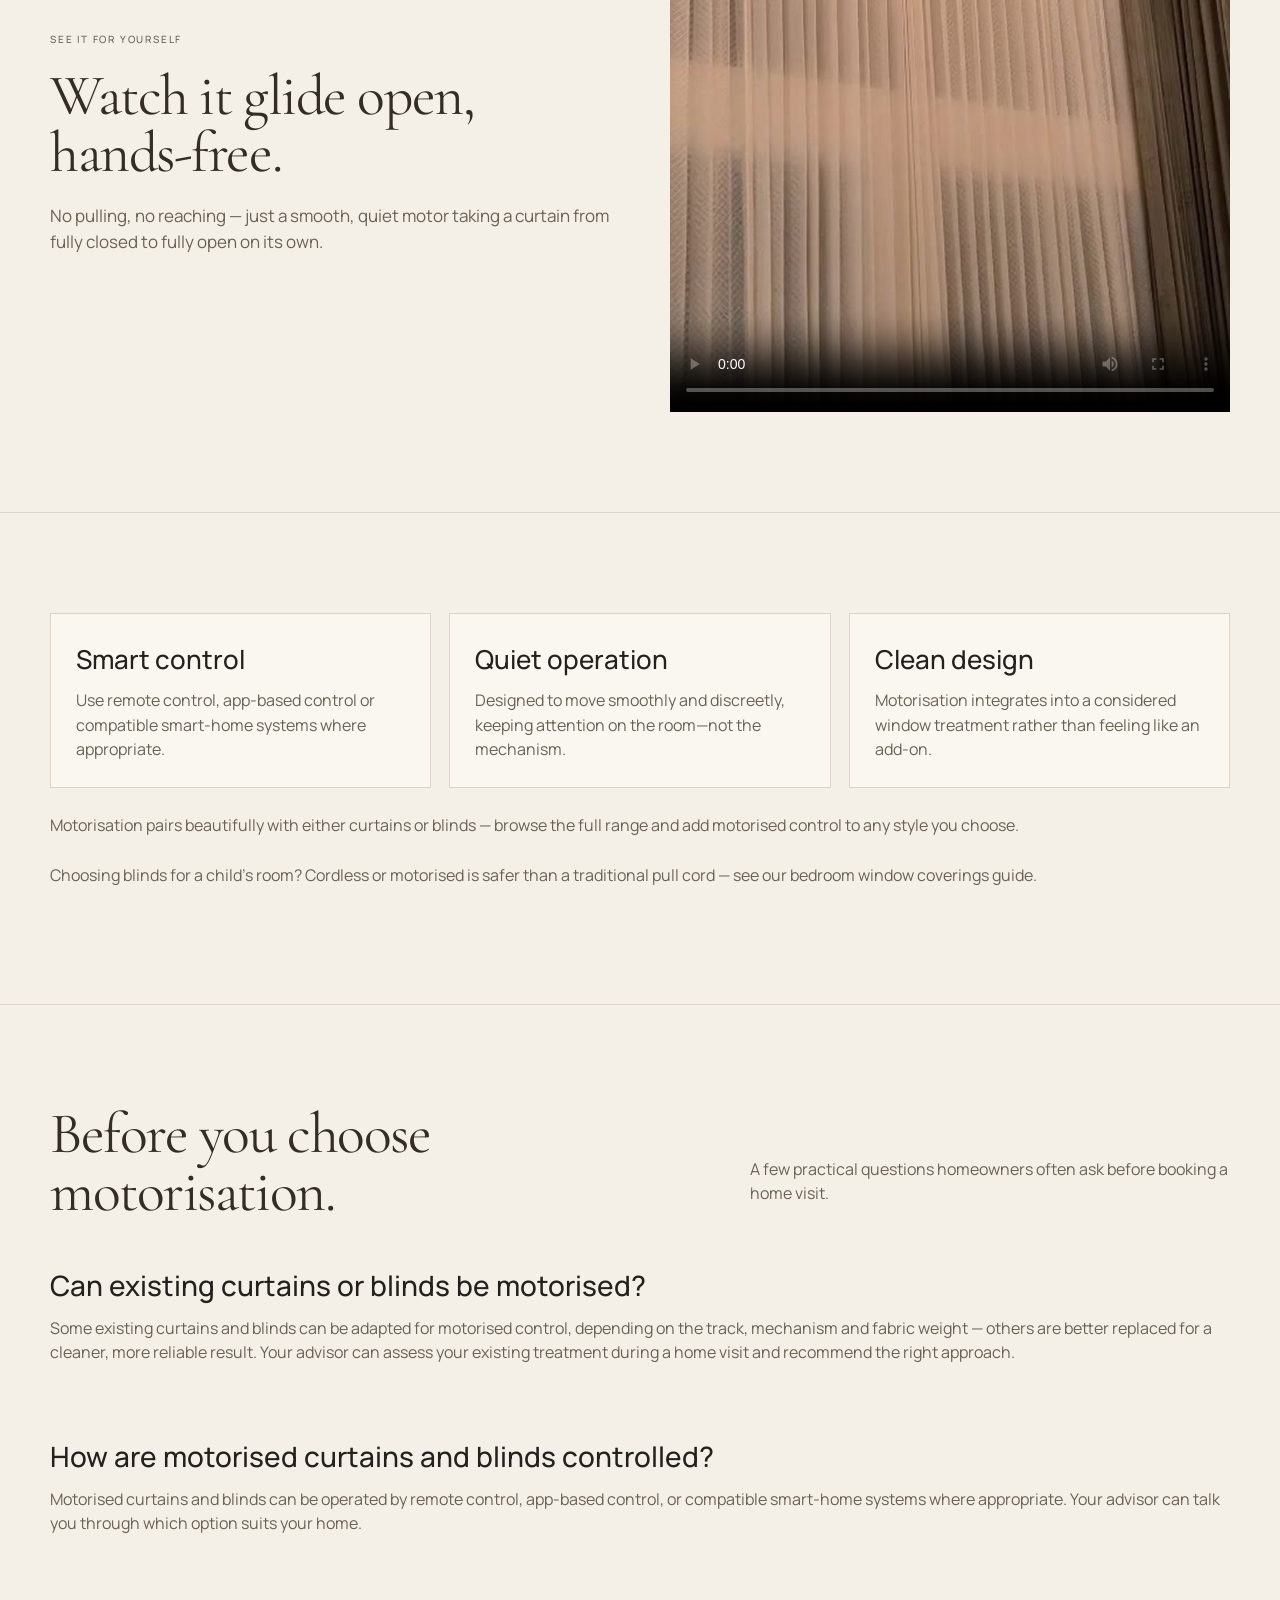
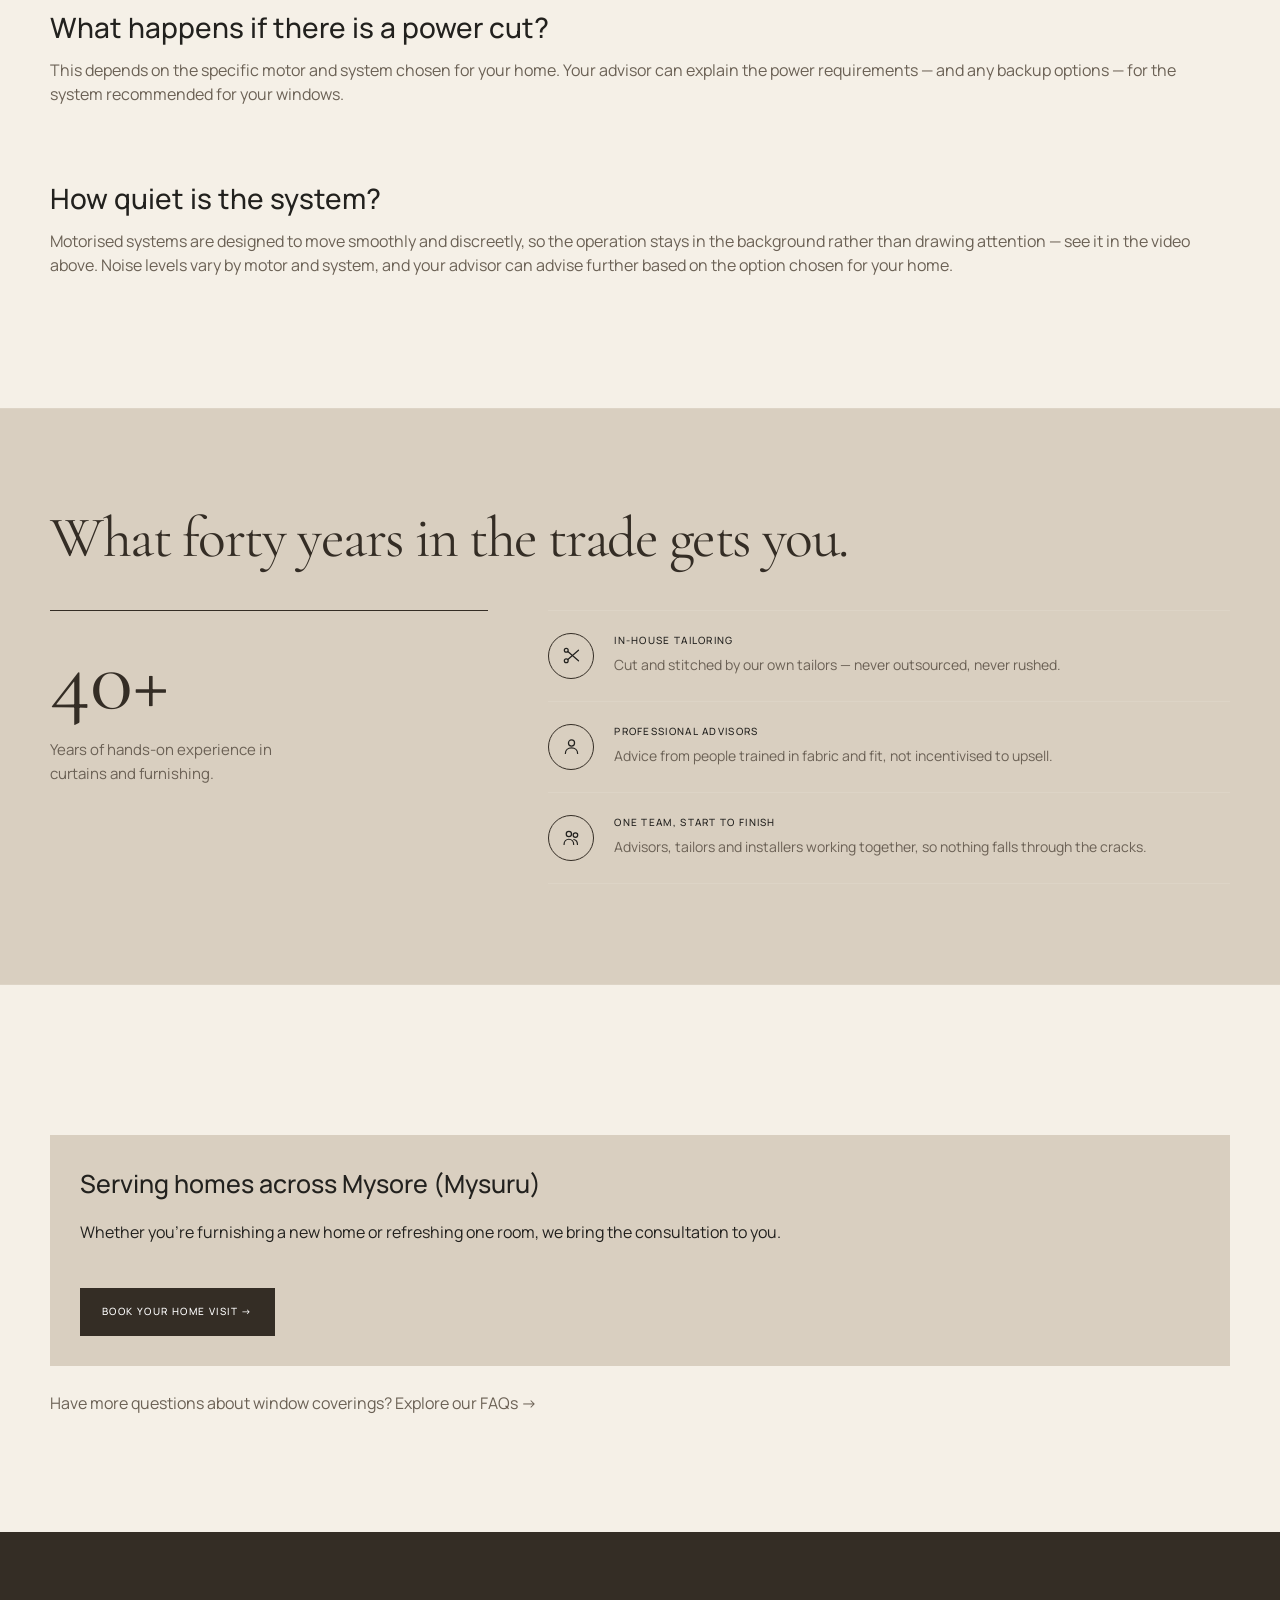
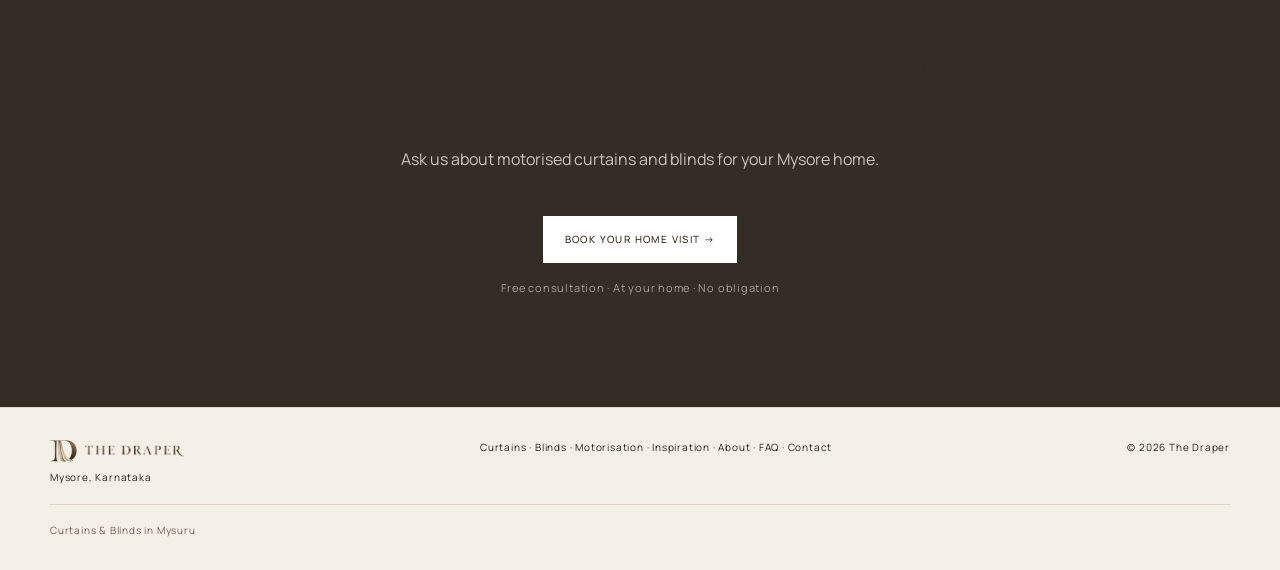
<file: motorisation.html>
<!doctype html><html lang="en"><head><meta charset="utf-8"><meta name="viewport" content="width=device-width,initial-scale=1"><link rel="icon" type="image/png" href="images/favicon.png"><title>Motorised Curtains & Blinds in Mysore | The Draper</title><meta name="description" content="Motorised curtains and blinds for Mysore homes: quiet, remote and app-controlled window coverings with smart-home compatibility."><link rel="canonical" href="https://www.thedraper.in/motorisation"><meta property="og:type" content="website"><meta property="og:title" content="Motorised Curtains &amp; Blinds in Mysore | The Draper"><meta property="og:description" content="Motorised curtains and blinds for Mysore homes: quiet, remote and app-controlled window coverings with smart-home compatibility."><meta property="og:url" content="https://www.thedraper.in/motorisation"><meta property="og:image" content="https://www.thedraper.in/images/motorisation-app-control.jpg"><meta name="twitter:card" content="summary_large_image"><meta name="twitter:title" content="Motorised Curtains &amp; Blinds in Mysore | The Draper"><meta name="twitter:description" content="Motorised curtains and blinds for Mysore homes: quiet, remote and app-controlled window coverings with smart-home compatibility."><meta name="twitter:image" content="https://www.thedraper.in/images/motorisation-app-control.jpg"><link rel="preconnect" href="https://fonts.googleapis.com"><link rel="preconnect" href="https://fonts.gstatic.com" crossorigin><link href="https://fonts.googleapis.com/css2?family=Cormorant+Garamond:wght@400;500;600&family=Manrope:wght@300;400;500;600&display=swap" rel="stylesheet"><link rel="stylesheet" href="style.css"><script type="application/ld+json">{"@context":"https://schema.org","@type":"HomeAndConstructionBusiness","name":"The Draper","description":"Motorised curtains and blinds for homes in Mysuru.","telephone":"+919886224170","address":{"@type":"PostalAddress","addressLocality":"Mysuru","addressRegion":"Karnataka","addressCountry":"IN"},"priceRange":"₹₹","areaServed":{"@type":"City","name":"Mysuru","containedInPlace":{"@type":"AdministrativeArea","name":"Karnataka"}},"url":"https://www.thedraper.in/","serviceType":["Curtains","Blinds","Motorisation"]}</script><script type="application/ld+json">{"@context":"https://schema.org","@type":"Service","serviceType":"Motorised Curtains & Blinds","name":"Motorised Curtains & Blinds in Mysore","provider":{"@type":"HomeAndConstructionBusiness","name":"The Draper","telephone":"+919886224170","address":{"@type":"PostalAddress","addressLocality":"Mysuru","addressRegion":"Karnataka","addressCountry":"IN"},"url":"https://www.thedraper.in/"},"areaServed":[{"@type":"City","name":"Mysuru"},{"@type":"City","name":"Mysore"}],"url":"https://www.thedraper.in/motorisation"}</script></head><body><header><div class="container nav"><a class="logo" href="index.html"><img class="logo-mark" src="images/logo-icon.png" alt="" width="37" height="30"><img class="logo-word" src="images/logo-wordmark.png" alt="The Draper" width="143" height="17"></a><nav class="navlinks"><a href="curtains.html">CURTAINS</a><a href="blinds.html">BLINDS</a><a href="motorisation.html">MOTORISATION</a><a href="inspiration.html">INSPIRATION</a><a href="about.html">ABOUT US</a></nav><button class="menu" aria-label="Open menu" aria-expanded="false">☰</button></div><nav class="mobile-nav" aria-label="Mobile navigation"><a href="index.html">HOME</a><a href="curtains.html">CURTAINS</a><a href="blinds.html">BLINDS</a><a href="motorisation.html">MOTORISATION</a><a href="inspiration.html">INSPIRATION</a><a href="about.html">ABOUT US</a><a href="contact.html">CONTACT</a></nav></header><main><section class="pagehero"><div class="container"><div class="eyebrow">Smart window coverings</div><h1>Motorised curtains &amp; blinds for your Mysore home.</h1><p>Open, close and schedule your curtains or blinds with effortless control. Designed for convenience without compromising the room.</p><a class="btn" href="contact.html">BOOK YOUR HOME VISIT →</a></div></section><section class="section"><div class="container feature"><picture><source srcset="images/motorisation-app-control.webp" type="image/webp"><img src="images/motorisation-app-control.jpg" width="1500" height="1125" alt="Woman controlling motorised curtains from her phone in a bright living room"></picture><div class="feature-copy"><div class="eyebrow">Everyday convenience</div><h2>Open your curtains without leaving the sofa.</h2><p>A tap on your phone is all it takes — no cords to reach for, no heavy panels to pull, just a smooth, quiet motor doing the work.</p></div></div></section><section class="section"><div class="container feature"><div class="feature-copy"><div class="eyebrow">See it for yourself</div><h2>Watch it glide open, hands-free.</h2><p>No pulling, no reaching — just a smooth, quiet motor taking a curtain from fully closed to fully open on its own.</p></div><video controls playsinline preload="metadata" poster="images/motorised-curtains-poster.jpg"><source src="videos/motorised-curtains.mp4" type="video/mp4"></video></div></section><section class="section"><div class="container"><div class="cards"><div class="card"><div class="card-body"><h3>Smart control</h3><p>Use remote control, app-based control or compatible smart-home systems where appropriate.</p></div></div><div class="card"><div class="card-body"><h3>Quiet operation</h3><p>Designed to move smoothly and discreetly, keeping attention on the room—not the mechanism.</p></div></div><div class="card"><div class="card-body"><h3>Clean design</h3><p>Motorisation integrates into a considered window treatment rather than feeling like an add-on.</p></div></div></div><p class="section-note">Motorisation pairs beautifully with either <a href="curtains.html">curtains</a> or <a href="blinds.html">blinds</a> — browse the full range and add motorised control to any style you choose.</p><p class="section-note">Choosing blinds for a child's room? Cordless or motorised is safer than a traditional pull cord — see our <a href="best-window-coverings-for-bedrooms.html">bedroom window coverings guide</a>.</p></div></section><section class="section"><div class="container"><div class="section-head"><h2>Before you choose motorisation.</h2><p class="section-intro">A few practical questions homeowners often ask before booking a home visit.</p></div><div class="type-head"><h3>Can existing curtains or blinds be motorised?</h3><p>Some existing curtains and blinds can be adapted for motorised control, depending on the track, mechanism and fabric weight — others are better replaced for a cleaner, more reliable result. Your advisor can assess your existing treatment during a home visit and recommend the right approach.</p></div><div class="type-head type-head-spaced"><h3>How are motorised curtains and blinds controlled?</h3><p>Motorised curtains and blinds can be operated by remote control, app-based control, or compatible smart-home systems where appropriate. Your advisor can talk you through which option suits your home.</p></div><div class="type-head type-head-spaced"><h3>What happens if there is a power cut?</h3><p>This depends on the specific motor and system chosen for your home. Your advisor can explain the power requirements — and any backup options — for the system recommended for your windows.</p></div><div class="type-head type-head-spaced"><h3>How quiet is the system?</h3><p>Motorised systems are designed to move smoothly and discreetly, so the operation stays in the background rather than drawing attention — see it in the video above. Noise levels vary by motor and system, and your advisor can advise further based on the option chosen for your home.</p></div></div></section><section class="section trust"><div class="container"><div class="section-head"><h2>What forty years in the trade gets you.</h2></div><div class="trust-layout"><div class="trust-stat"><div class="trust-stat-num">40+</div><div class="trust-stat-label">Years of hands-on experience in curtains and furnishing.</div></div><div class="trust-list"><div class="trust-row"><div class="trust-icon"><svg viewBox="0 0 24 24" fill="none" stroke="currentColor" stroke-width="1.4" stroke-linecap="round" stroke-linejoin="round"><circle cx="6" cy="6" r="2.2"/><circle cx="6" cy="18" r="2.2"/><line x1="7.8" y1="7.4" x2="20" y2="18"/><line x1="7.8" y1="16.6" x2="20" y2="6"/></svg></div><div><b>IN-HOUSE TAILORING</b><span>Cut and stitched by our own tailors — never outsourced, never rushed.</span></div></div><div class="trust-row"><div class="trust-icon"><svg viewBox="0 0 24 24" fill="none" stroke="currentColor" stroke-width="1.4" stroke-linecap="round" stroke-linejoin="round"><circle cx="12" cy="8" r="3.5"/><path d="M5 20c0-4 3-6.5 7-6.5s7 2.5 7 6.5"/></svg></div><div><b>PROFESSIONAL ADVISORS</b><span>Advice from people trained in fabric and fit, not incentivised to upsell.</span></div></div><div class="trust-row"><div class="trust-icon"><svg viewBox="0 0 24 24" fill="none" stroke="currentColor" stroke-width="1.4" stroke-linecap="round" stroke-linejoin="round"><circle cx="9" cy="8" r="3"/><circle cx="16.5" cy="9.2" r="2.6"/><path d="M3.5 20c0-3.5 2.5-6 5.5-6s5.5 2.5 5.5 6"/><path d="M14.7 14.3c2.4.5 4.1 2.5 4.1 5.7"/></svg></div><div><b>ONE TEAM, START TO FINISH</b><span>Advisors, tailors and installers working together, so nothing falls through the cracks.</span></div></div></div></div></div></section><section class="section"><div class="container"><div class="localbox"><h3>Serving homes across Mysore (Mysuru)</h3><p>Whether you're furnishing a new home or refreshing one room, we bring the consultation to you.</p><a class="btn" href="contact.html">BOOK YOUR HOME VISIT →</a></div><p class="section-note">Have more questions about window coverings? <a href="faq.html">Explore our FAQs →</a></p></div></section><section class="cta"><h2>Motorised curtains and blinds for Mysore homes.</h2><p>Ask us about motorised curtains and blinds for your Mysore home.</p><a class="btn" href="contact.html">BOOK YOUR HOME VISIT →</a><p class="btn-note">Free consultation · At your home · No obligation</p></section></main><footer><div class="container footerrow"><div><div class="footer-brand"><img class="logo-mark" src="images/logo-icon.png" alt="" width="27" height="22"><img class="logo-word" src="images/logo-wordmark.png" alt="The Draper" width="101" height="12"></div>Mysore, Karnataka</div><div><a href="curtains.html">Curtains</a> · <a href="blinds.html">Blinds</a> · <a href="motorisation.html">Motorisation</a> · <a href="inspiration.html">Inspiration</a> · <a href="about.html">About</a> · <a href="faq.html">FAQ</a> · <a href="contact.html">Contact</a></div><div>© 2026 The Draper</div></div><div class="container footer-local"><a href="curtain-blinds-mysore.html">Curtains &amp; Blinds in Mysuru</a></div></footer><a class="whatsapp" href="https://wa.me/919886224170?text=Hi%20The%20Draper%2C%20I%27d%20like%20to%20book%20a%20home%20visit." target="_blank" rel="noopener" aria-label="Chat with The Draper on WhatsApp"><svg viewBox="0 0 24 24" fill="#fff" aria-hidden="true"><path d="M17.472 14.382c-.297-.149-1.758-.867-2.03-.967-.273-.099-.471-.148-.67.15-.197.297-.767.966-.94 1.164-.173.199-.347.223-.644.075-.297-.15-1.255-.463-2.39-1.475-.883-.788-1.48-1.761-1.653-2.059-.173-.297-.018-.458.13-.606.134-.133.298-.347.446-.52.149-.174.198-.298.298-.497.099-.198.05-.371-.025-.52-.075-.149-.669-1.612-.916-2.207-.242-.579-.487-.5-.669-.51-.173-.008-.371-.01-.57-.01-.198 0-.52.074-.792.372-.272.297-1.04 1.016-1.04 2.479 0 1.462 1.065 2.875 1.213 3.074.149.198 2.096 3.2 5.077 4.487.709.306 1.262.489 1.694.625.712.227 1.36.195 1.871.118.571-.085 1.758-.719 2.006-1.413.248-.694.248-1.289.173-1.413-.074-.124-.272-.198-.57-.347z"/><path d="M12.001 2c-5.514 0-10 4.486-10 10 0 1.764.464 3.49 1.345 5.007L2 22l5.117-1.334A9.953 9.953 0 0012 22c5.514 0 10-4.486 10-10S17.515 2 12.001 2zm0 18.15a8.13 8.13 0 01-4.144-1.14l-.297-.176-3.037.792.812-2.958-.192-.304a8.14 8.14 0 01-1.243-4.364c0-4.494 3.656-8.15 8.151-8.15 4.494 0 8.15 3.656 8.15 8.15 0 4.495-3.656 8.15-8.15 8.15z"/></svg></a><script src="script.js"></script></body></html>
</file>
<file: style.css>
:root{--paper:#f5f0e7;--warm:#d9cfc0;--sand:#b7a796;--ink:#342d25;--charcoal:#22211e;--muted:#6b6155;--line:#ddd4c6;--white:#faf7f1;--olive:#45483a;--brass:#9b7b52;--font-display:'Cormorant Garamond',Georgia,'Times New Roman',serif;--font-sans:'Manrope',Arial,Helvetica,sans-serif}
*{box-sizing:border-box}html{scroll-behavior:smooth}body{margin:0;background:var(--paper);color:var(--charcoal);font-family:var(--font-sans);line-height:1.55}a{color:inherit;text-decoration:none}img{display:block;width:100%;height:auto;object-fit:cover}button,.btn,input,select,textarea{font:inherit}.container{width:min(1180px,calc(100% - 48px));margin:auto}
header{position:sticky;top:0;z-index:50;background:rgba(246,243,237,.94);backdrop-filter:blur(10px);border-bottom:1px solid var(--line)}.nav{height:78px;display:flex;align-items:center;justify-content:space-between}.logo{display:flex;align-items:center;gap:9px}.logo .logo-mark{height:30px;width:auto;display:block}.logo .logo-word{height:17px;width:auto;display:block}.navlinks{display:flex;gap:28px;font-size:10px;letter-spacing:.13em;font-weight:500}.navlinks a:hover{color:var(--olive);opacity:1}.menu{display:none;border:0;background:transparent;font-size:24px;padding:10px;margin:-10px;line-height:1}.mobile-nav{display:none}
.hero{min-height:calc(100vh - 78px);display:grid;grid-template-columns:1fr 1fr}.hero-copy{display:flex;flex-direction:column;justify-content:center;padding:90px 70px 90px 0}.eyebrow{font-size:10px;letter-spacing:.18em;text-transform:uppercase;color:var(--muted);font-weight:500;margin-bottom:20px}.hero h1,.pagehero h1{font-family:Georgia,'Times New Roman',serif;font-weight:400;color:var(--ink)}.section h2,.feature-copy h2,.cta h2{font-family:var(--font-display);font-weight:400;color:var(--ink)}.hero h1{font-size:clamp(52px,6.5vw,92px);line-height:.94;margin:0 0 28px;letter-spacing:-.035em}.lead{font-size:18px;color:var(--muted);max-width:550px}.btn{display:inline-flex;align-items:center;justify-content:center;width:max-content;padding:15px 21px;background:var(--ink);color:#fff;font-size:10px;font-weight:500;letter-spacing:.14em;margin-top:28px;border:1px solid var(--ink);transition:.2s}.btn:hover{background:transparent;color:var(--olive);border-color:var(--olive)}.btn.light{background:#fff;color:var(--ink);border-color:#fff}.btn.light:hover{background:transparent;color:#fff}.hero-img{min-height:620px;position:relative}.hero-img img{height:100%;min-height:620px;object-position:75% center}.hero-badge{position:absolute;left:24px;bottom:24px;right:24px;background:rgba(20,18,15,.5);backdrop-filter:blur(14px) saturate(160%);-webkit-backdrop-filter:blur(14px) saturate(160%);padding:18px 20px;display:flex;align-items:center;gap:14px;border:1px solid rgba(255,255,255,.16);box-shadow:0 12px 30px rgba(0,0,0,.22)}.hero-badge-num{font-family:var(--font-display);font-size:26px;line-height:1;white-space:nowrap;color:#fff}.hero-badge-text{font-size:12px;color:rgba(255,255,255,.85);line-height:1.35}
.section{padding:100px 0;border-top:1px solid var(--line)}.section-head{display:flex;justify-content:space-between;align-items:end;gap:40px;margin-bottom:42px}.section h2{font-size:clamp(38px,4.5vw,60px);line-height:1.02;margin:0;letter-spacing:-.025em}.section-intro{max-width:480px;color:var(--muted)}.section-intro .lede{color:var(--ink);font-weight:700;font-size:17px;margin:0 0 12px}.section-intro p{margin:0 0 12px}.section-intro p:last-of-type{margin-bottom:0}.cards{display:grid;grid-template-columns:repeat(3,1fr);gap:18px}.card{background:var(--white);border:1px solid var(--line);transition:transform .2s,box-shadow .2s}.card:hover{transform:translateY(-3px);box-shadow:0 15px 35px #0000000c}.card img{aspect-ratio:4/3}.card-body{padding:25px}.card h3{font-family:var(--font-sans);font-size:26px;font-weight:500;margin:0 0 8px}.card p{color:var(--muted);margin:0}.card p+p{margin-top:10px;font-size:13px;letter-spacing:.02em}
.number-grid{display:grid;grid-template-columns:repeat(4,1fr);gap:20px}.process-list{display:flex;flex-direction:column;gap:28px}.process-photo{position:relative;border-radius:12px;overflow:hidden}.process-photo img{width:100%;height:320px;object-fit:cover;object-position:top;display:block}.process-overlay{position:absolute;left:0;right:0;bottom:0;padding:26px 30px;background:linear-gradient(to top,rgba(52,45,37,.88),rgba(52,45,37,0))}.process-num{display:block;font-size:12px;letter-spacing:.2em;color:var(--brass)}.process-title{font-family:var(--font-display);font-weight:400;font-size:30px;color:var(--paper);margin:6px 0 0}.process-sub{margin:8px 0 0;font-size:15px;color:rgba(244,237,228,.78)}.step{background:var(--white);border:1px solid var(--line);padding-bottom:30px}.step-media{position:relative}.step-media img{aspect-ratio:4/3;display:block}.step-body{padding:40px 26px 0}.step-body b{font-size:10px;letter-spacing:.15em;color:var(--muted)}.step-body h3{font-family:var(--font-display);font-weight:400;font-size:26px;margin:14px 0 10px;color:var(--ink)}.step-body p{color:var(--muted);margin:0}.step-body .tagline{color:var(--ink);font-weight:700;font-size:15px;margin:0 0 8px}.step-icon{position:absolute;left:22px;bottom:-24px;width:56px;height:56px;border-radius:50%;background:var(--ink);color:#fff;display:flex;align-items:center;justify-content:center;border:4px solid var(--white)}.step-icon svg{width:24px;height:24px;display:block}.trust-icon,.choice-icon{width:46px;height:46px;border-radius:50%;border:1px solid var(--ink);display:flex;align-items:center;justify-content:center;margin-bottom:16px}.trust-icon svg,.choice-icon svg{width:21px;height:21px;display:block}
.trust{background:var(--warm)}.trust-layout{display:grid;grid-template-columns:.9fr 1.4fr;gap:60px;margin-top:6px}.trust-stat{border-top:1px solid var(--ink);padding-top:24px}.trust-stat-num{font-family:var(--font-display);font-weight:400;font-size:clamp(60px,7vw,96px);line-height:1;margin-bottom:14px;color:var(--ink)}.trust-stat-label{color:var(--muted);font-size:15px;max-width:230px}.trust-list{display:flex;flex-direction:column}.trust-row{display:flex;gap:20px;align-items:flex-start;padding:22px 0;border-top:1px solid var(--line)}.trust-row:last-child{border-bottom:1px solid var(--line)}.trust-row .trust-icon{margin-bottom:0}.trust-row b{display:block;font-size:10px;letter-spacing:.13em;font-weight:500;margin-bottom:6px}.trust-row span{display:block;color:var(--muted);font-size:14px}.cta{background:var(--ink);color:#fff;text-align:center;padding:100px 20px}.cta h2{font-size:clamp(40px,5vw,68px);margin:0}.cta p{color:#c9c4bb}.cta .btn{background:#fff;color:var(--ink);border-color:#fff}.btn-note{display:block;font-size:11px;letter-spacing:.07em;color:var(--muted);margin-top:16px}.cta .btn-note{color:#a7a197}
footer{padding:32px 0;border-top:1px solid var(--line);font-size:10px;letter-spacing:.08em}.footer-brand{display:flex;align-items:center;gap:7px;margin-bottom:8px}.footer-brand .logo-mark{height:22px;width:auto;display:block}.footer-brand .logo-word{height:12px;width:auto;display:block}.footerrow{display:flex;justify-content:space-between;gap:25px}.footerrow a:hover{text-decoration:underline}.footer-local{margin-top:18px;padding-top:18px;border-top:1px solid var(--line);color:var(--muted);font-size:10px}.footer-local a:hover{text-decoration:underline}.whatsapp{position:fixed;right:20px;bottom:20px;width:56px;height:56px;border-radius:50%;background:#25d366;display:flex;align-items:center;justify-content:center;z-index:40;box-shadow:0 8px 20px rgba(0,0,0,.25);transition:transform .2s}.whatsapp:hover{transform:scale(1.07)}.whatsapp svg{width:28px;height:28px;display:block}
.pagehero{padding:105px 0 70px;border-bottom:1px solid var(--line)}.pagehero h1{font-size:clamp(52px,7vw,94px);line-height:.93;margin:0 0 24px;max-width:1000px;letter-spacing:-.035em}.pagehero p{font-size:18px;color:var(--muted);max-width:650px}.category-grid{display:grid;grid-template-columns:repeat(3,1fr);gap:18px}.category{border-top:1px solid var(--ink);padding:22px 0 30px}.category h3{font-family:var(--font-sans);font-weight:500;font-size:26px;margin:0 0 8px}.category p{color:var(--muted);margin:0}.feature{display:grid;grid-template-columns:1fr 1fr;gap:60px;align-items:center}.feature-spaced{margin-bottom:60px}.type-head{margin-bottom:30px}.type-head h3{font-family:var(--font-sans);font-weight:500;font-size:28px;margin:0 0 8px}.type-head p{color:var(--muted);margin:0}.type-head-spaced{margin-top:70px}.category-grid-4{grid-template-columns:repeat(4,1fr)}.category-grid-2{grid-template-columns:repeat(2,1fr)}.choice-grid{display:grid;grid-template-columns:repeat(2,1fr);gap:20px;border-top:1px solid var(--line);padding-top:36px}.choice-card{display:block;border:1px solid var(--line);background:var(--white);padding:30px 26px;transition:transform .2s,box-shadow .2s}a.choice-card:hover{transform:translateY(-3px);box-shadow:0 15px 35px #0000000c}.choice-card h4{font-family:var(--font-sans);font-weight:500;font-size:24px;margin:0 0 10px}.choice-card p{color:var(--muted);margin:0}.choice-card .choice-link{display:block;color:var(--ink);font-weight:700;margin-top:14px}.feature img{aspect-ratio:1/1}.feature img.advisor-photo{aspect-ratio:3/4}.feature video{width:100%;display:block;aspect-ratio:9/16;object-fit:cover;background:#000;max-height:520px;margin:0 auto}.feature-copy h2{font-size:clamp(42px,4.5vw,62px);line-height:1;margin:0 0 20px}.feature-copy h3{font-family:var(--font-sans);font-weight:500;font-size:26px;line-height:1.1;margin:0 0 10px;color:var(--ink)}.feature-copy p{color:var(--muted);font-size:17px}.sr-only{position:absolute;width:1px;height:1px;padding:0;margin:-1px;overflow:hidden;clip:rect(0,0,0,0);white-space:nowrap;border:0}.faq{max-width:850px}.faq-item{border-top:1px solid var(--line)}.faq-item:last-child{border-bottom:1px solid var(--line)}.faq-item h3{margin:0}.faq-q{display:flex;align-items:center;justify-content:space-between;gap:24px;width:100%;padding:24px 2px;background:none;border:0;text-align:left;font-family:var(--font-display);font-size:22px;line-height:1.35;color:var(--ink);cursor:pointer;-webkit-tap-highlight-color:transparent}.faq-q:focus-visible{outline:2px solid var(--ink);outline-offset:6px}.faq-icon{flex:none;position:relative;width:16px;height:16px}.faq-icon::before,.faq-icon::after{content:"";position:absolute;top:50%;left:50%;background:var(--ink);transform:translate(-50%,-50%)}.faq-icon::before{width:16px;height:1.5px}.faq-icon::after{width:1.5px;height:16px;transition:transform .25s ease}.faq-q[aria-expanded="true"] .faq-icon::after{transform:translate(-50%,-50%) scaleY(0)}.faq-a{display:grid;grid-template-rows:0fr;transition:grid-template-rows .3s ease}.faq-a.is-open{grid-template-rows:1fr}.faq-a>div{overflow:hidden}.faq-a p{margin:0 0 26px;color:var(--muted);font-size:16px;line-height:1.75;max-width:640px}.reassurance{border-top:1px solid var(--line);padding:36px 0;text-align:center}.reassurance p{margin:0;font-size:12px;letter-spacing:.12em;text-transform:uppercase;color:var(--muted)}.form{display:grid;grid-template-columns:1fr 1fr;gap:18px;max-width:900px}.field{display:flex;flex-direction:column;gap:7px}.field.full{grid-column:1/-1}.field label{font-size:10px;letter-spacing:.1em;text-transform:uppercase;font-weight:500}.field input,.field textarea,.field select{padding:14px 15px;border:1px solid var(--line);background:var(--white);color:var(--ink);outline:none}.field input:focus,.field textarea:focus,.field select:focus{border-color:var(--ink)}.field textarea{min-height:140px;resize:vertical}.form .btn{cursor:pointer}.notice{padding:18px;background:var(--warm);margin-top:18px}.articles{display:grid;grid-template-columns:repeat(3,1fr);gap:18px}.article{display:block;background:var(--white);border:1px solid var(--line);transition:transform .2s,box-shadow .2s}a.article:hover{transform:translateY(-3px);box-shadow:0 15px 35px #0000000c}.article img{aspect-ratio:16/10}.article div{padding:22px}.article h3{font-family:var(--font-sans);font-weight:500;font-size:23px;margin:0 0 8px}.article p{color:var(--muted);margin:0}.pillrow{display:flex;flex-wrap:wrap;gap:8px;margin-top:25px}.pill{border:1px solid var(--line);padding:8px 12px;font-size:10px;letter-spacing:.07em}.localbox{background:var(--warm);padding:30px;margin-top:50px}.localbox h3{font-family:var(--font-sans);font-weight:500;font-size:25px;margin:0 0 8px}.post-meta{font-size:10px;letter-spacing:.14em;text-transform:uppercase;color:var(--muted);margin-bottom:18px}.post{max-width:720px}.post .lede{font-size:19px;color:var(--ink);margin:0 0 30px}.post h2{font-family:var(--font-display);font-weight:400;font-size:32px;margin:44px 0 16px;color:var(--ink)}.post h2:first-of-type{margin-top:0}.post p{color:var(--muted);font-size:16px;line-height:1.75;margin:0 0 18px}.post ul{margin:0 0 18px;padding-left:20px;color:var(--muted);font-size:16px;line-height:1.75}.post li{margin-bottom:8px}.post-hero-img{aspect-ratio:16/9;margin-bottom:10px}.section-note{margin-top:25px;color:var(--muted)}
@media(max-width:800px){.container{width:min(100% - 32px,680px)}.nav{height:68px}.navlinks{display:none}.menu{display:block}.mobile-nav{position:absolute;top:68px;left:0;right:0;background:var(--paper);border-bottom:1px solid var(--line);padding:18px 16px}.mobile-nav.open{display:grid;gap:0}.mobile-nav a{padding:15px 0;border-bottom:1px solid var(--line);font-size:11px;letter-spacing:.12em}.hero{grid-template-columns:1fr}.hero-copy{padding:65px 0 45px}.hero-img,.hero-img img{min-height:430px}.hero-badge{left:14px;right:82px;bottom:14px;padding:14px 16px}.hero-badge-num{font-size:21px}.cards,.category-grid,.articles,.choice-grid,.number-grid{grid-template-columns:1fr}.process-photo img{height:240px}.process-title{font-size:24px}.process-list{gap:22px}.trust-layout{grid-template-columns:1fr;gap:34px}.feature{grid-template-columns:1fr;gap:30px}.form{grid-template-columns:1fr}.field.full{grid-column:auto}.footerrow{flex-direction:column}.section{padding:52px 0}.section-head{display:block}.section-intro{margin-top:18px}.whatsapp{right:16px;bottom:16px;width:50px;height:50px}.whatsapp svg{width:25px;height:25px}.pagehero{padding:75px 0 55px}}
</file>
